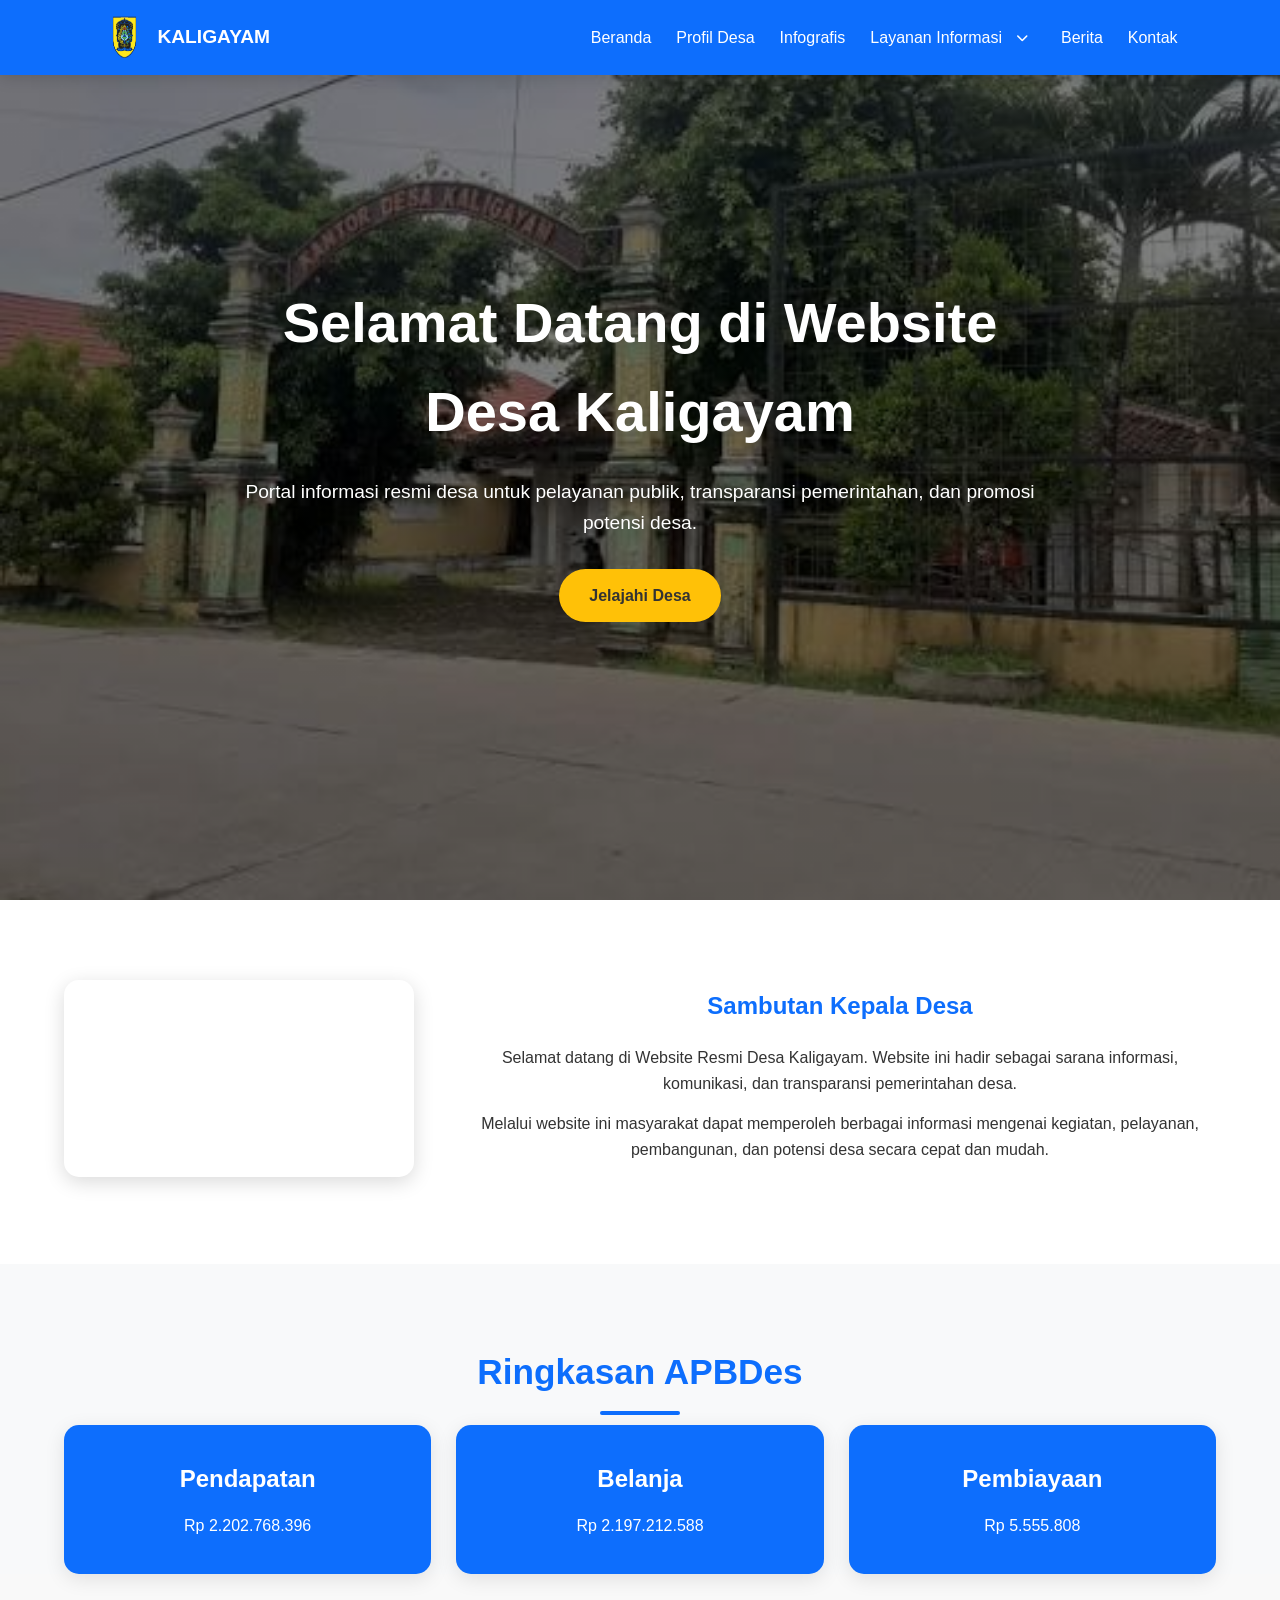
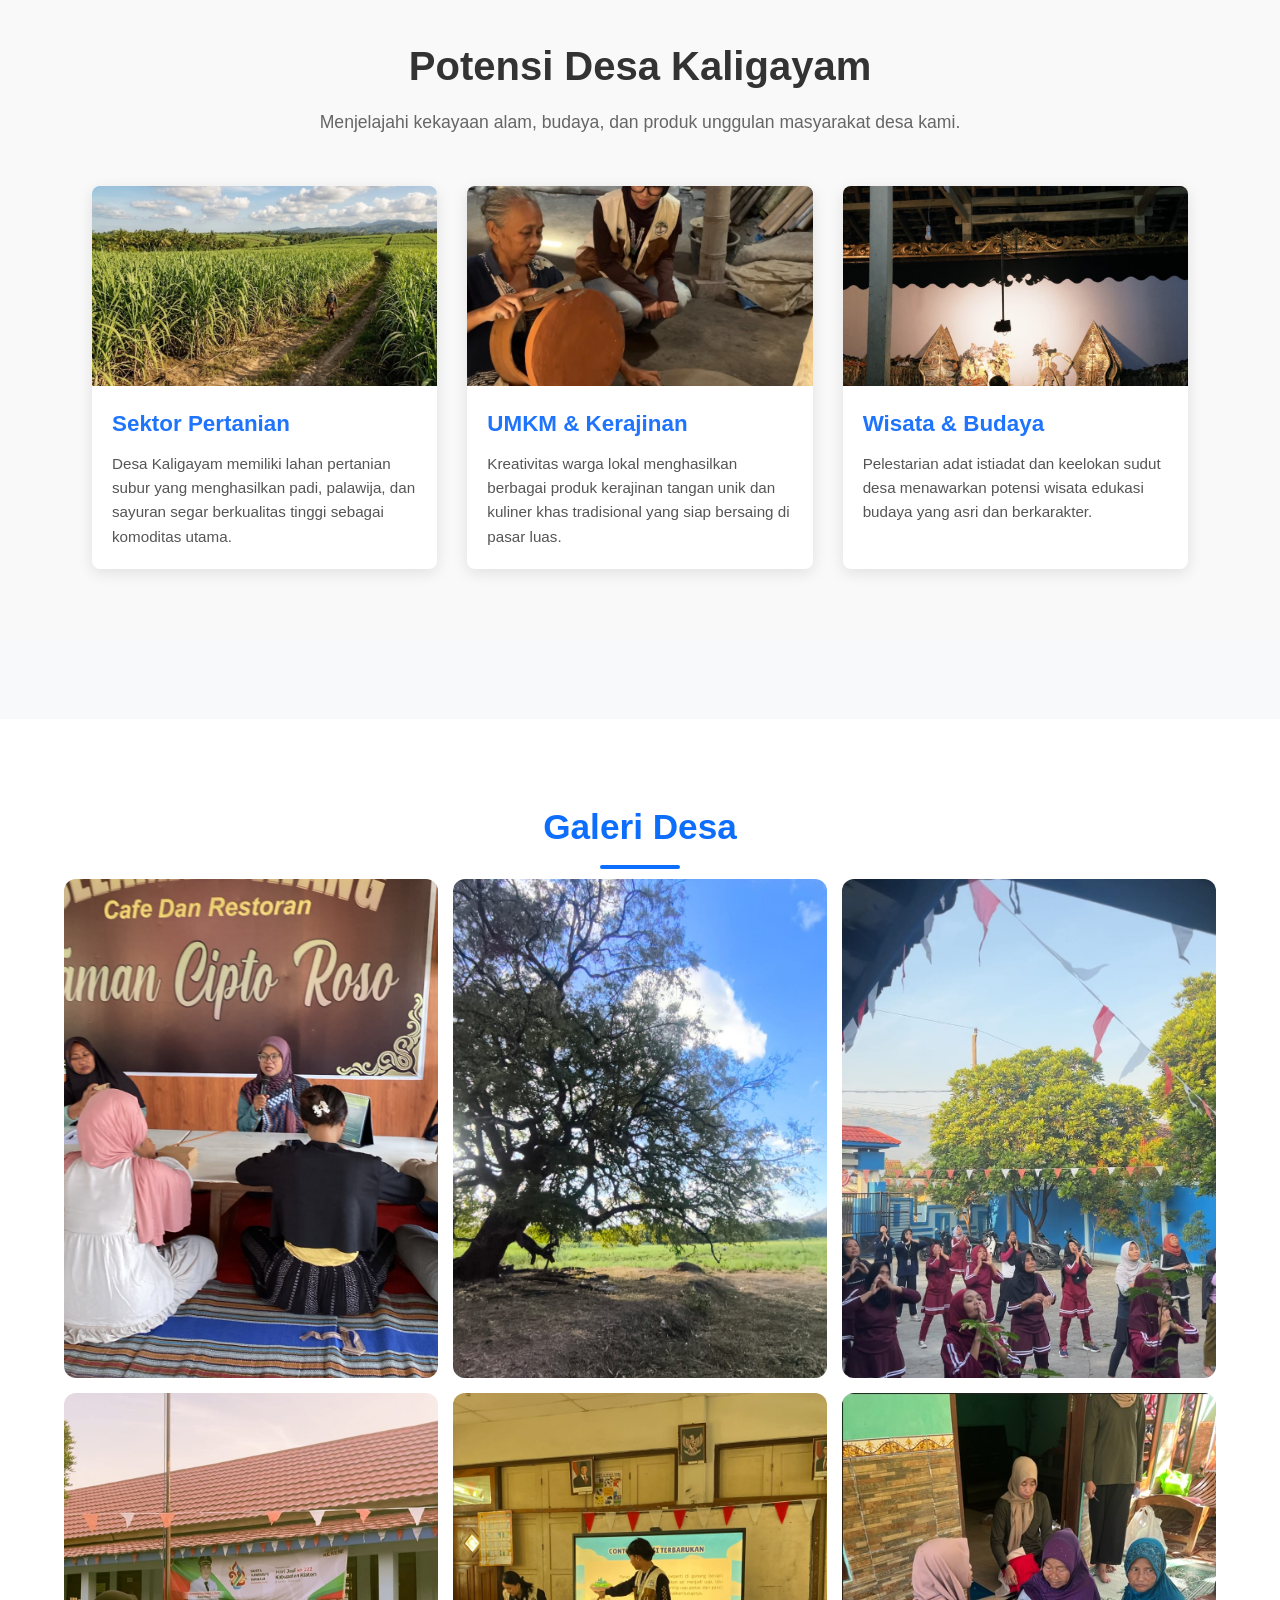
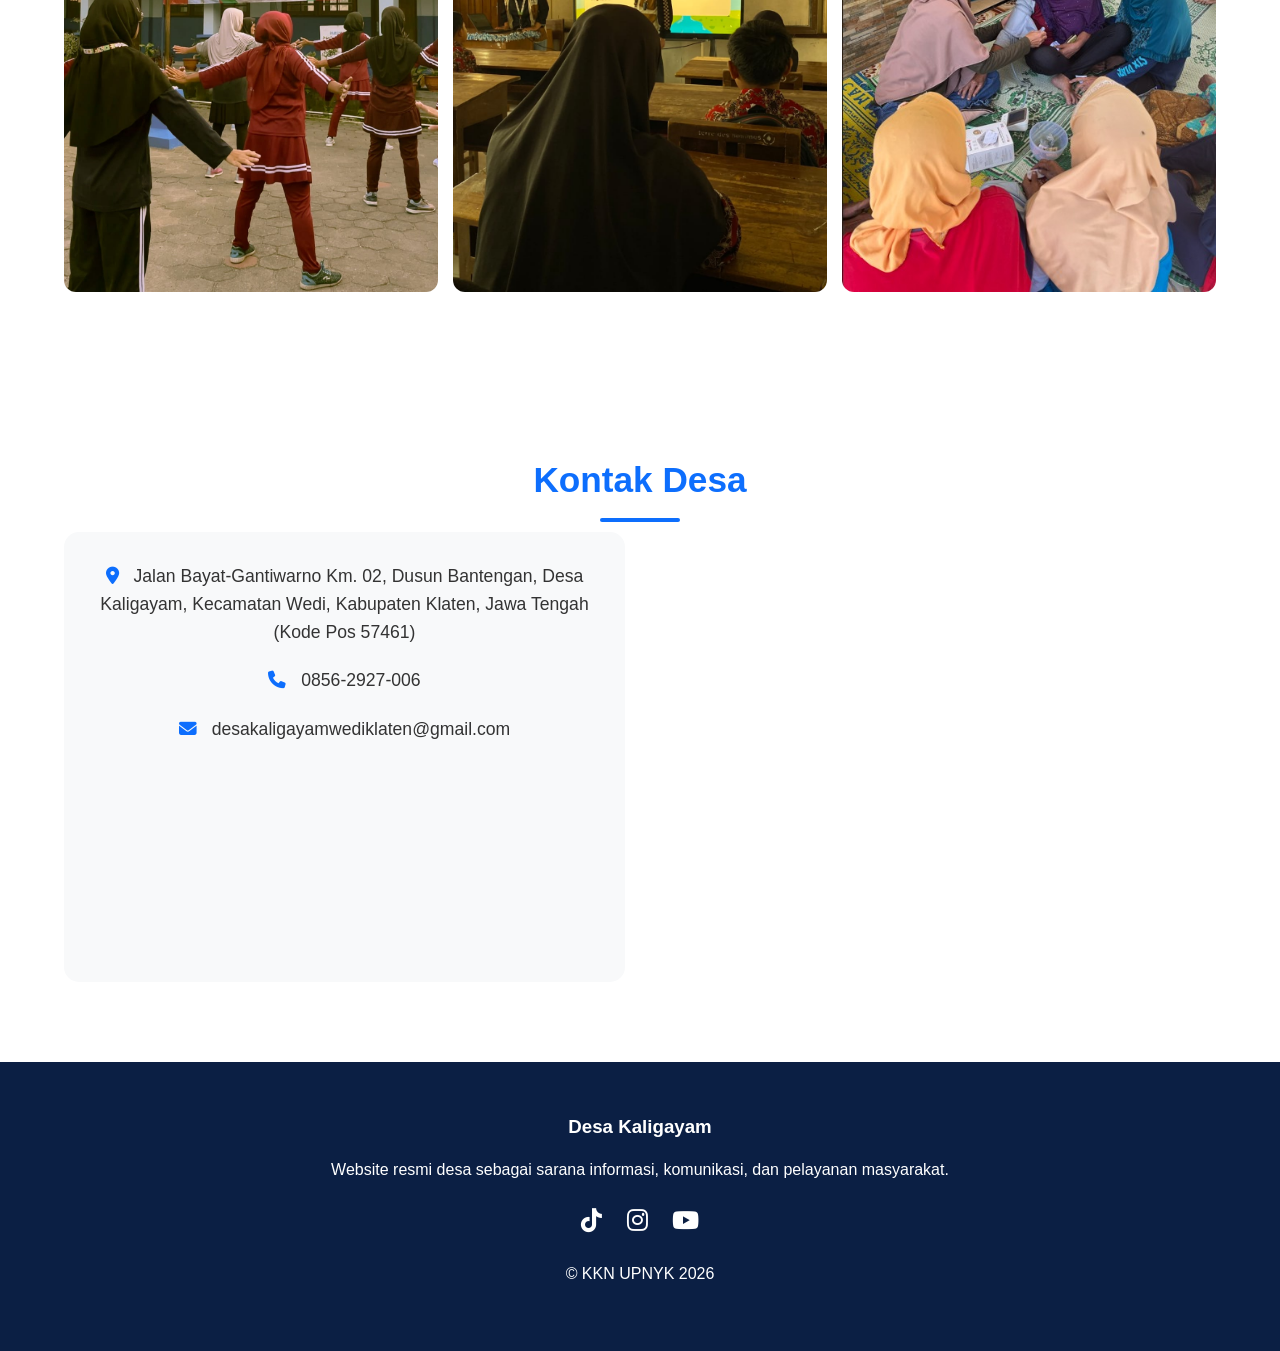
<file: index.html>
<!DOCTYPE html>
<html lang="id">
<head>
    <meta charset="UTF-8">
    <meta name="viewport" content="width=device-width, initial-scale=1.0">
    <title>Website Desa</title>

    <link rel="stylesheet"
    href="https://cdnjs.cloudflare.com/ajax/libs/font-awesome/6.5.1/css/all.min.css">
<meta name="google-site-verification" content="xqqM4Irhh3NePl3yF7IONZ_EFqU0dH3FkCdf20NLP7Q" />
    <meta property="og:title" content="Portal Kaligayam">

<meta property="og:description"
content="Website Resmi Desa Kaligayam">

<meta property="og:image"
content="https://portalkaligayam.id/logo.png">
    <link rel="stylesheet" href="index.css">
</head>
<body>

    <!-- HEADER -->
    <header>
<nav class="navbar">

    <div class="logo">
        <img src="./logo.png" alt="Logo Desa">
        <span>KALIGAYAM</span>
    </div>

    <ul class="nav-menu">

        <li><a href="index.html" class="active">Beranda</a></li>

        <li><a href="profil-desa.html">Profil Desa</a></li>

        <li><a href="infografis.html">Infografis</a></li>

        <!-- MENU LAYANAN INFORMASI -->
        <li class="dropdown">

            <div class="dropdown-head">
                <a href="layanan-informasi.html">Layanan Informasi</a>
                <span class="dropdown-toggle"><i class="fas fa-chevron-down"></i></span>
            </div>

            <ul class="dropdown-menu">
                <li><a href="layanan-informasi.html#kk">Kartu Keluarga</a></li>
                <li><a href="layanan-informasi.html#ktp">KTP</a></li>
                <li><a href="layanan-informasi.html#kia">KIA</a></li>
                <li><a href="layanan-informasi.html#akta-kematian">Akta Kematian</a></li>
                <li><a href="layanan-informasi.html#akta-lahir">Akta Lahir</a></li>
                <li><a href="layanan-informasi.html#akta-cerai">Akta Cerai</a></li>
                <li><a href="layanan-informasi.html#pernikahan">Pernikahan</a></li>
                <li><a href="layanan-informasi.html#surat-keterangan">Surat Keterangan</a></li>
            </ul>

        </li>

        <li><a href="berita.html">Berita</a></li>

        <li><a href="#contact">Kontak</a></li>

    </ul>

    <div class="hamburger">
        <i class="fas fa-bars"></i>
    </div>

</nav>
    </header>

    <!-- HERO -->
    <section class="hero">
        <div class="hero-content">
            <h1>Selamat Datang di Website Desa Kaligayam</h1>

            <p>
                Portal informasi resmi desa untuk pelayanan publik,
                transparansi pemerintahan, dan promosi potensi desa.
            </p>

            <a href="#sambutan" class="btn-primary">
    Jelajahi Desa
</a>
        </div>
    </section>

    <!-- SAMBUTAN -->
    <section class="welcome" id="sambutan">
        <div class="container">

            <div class="welcome-image">
                <iframe
                    src="https://www.youtube.com/embed/BpM86Z5UWCQ"
                    title="Sambutan Kepala Desa"
                    frameborder="0"
                    allow="accelerometer; autoplay; clipboard-write; encrypted-media; gyroscope; picture-in-picture; web-share"
                    allowfullscreen>
                </iframe>
            </div>

            <div class="welcome-text">
                <h2>Sambutan Kepala Desa</h2>

                <p>
                    Selamat datang di Website Resmi Desa Kaligayam.
                    Website ini hadir sebagai sarana informasi,
                    komunikasi, dan transparansi pemerintahan desa.
                </p>

                <p>
                    Melalui website ini masyarakat dapat memperoleh
                    berbagai informasi mengenai kegiatan, pelayanan,
                    pembangunan, dan potensi desa secara cepat dan mudah.
                </p>

            </div>

        </div>
    </section>

    <!-- APBDES -->
    <section class="budget">

        <div class="section-title">
            <h2>Ringkasan APBDes</h2>
        </div>

        <div class="container budget-grid">

            <div class="budget-card">
                <h3>Pendapatan</h3>
                <p>Rp 2.202.768.396</p>
            </div>

            <div class="budget-card">
                <h3>Belanja</h3>
                <p>Rp 2.197.212.588</p>
            </div>

            <div class="budget-card">
                <h3>Pembiayaan</h3>
                <p>Rp 5.555.808</p>
            </div>

        </div>
        
<section id="potensi-desa" class="potensi-section">
    <div class="container">
        <h2 class="section-title">Potensi Desa Kaligayam</h2>
        <p class="section-subtitle">Menjelajahi kekayaan alam, budaya, dan produk unggulan masyarakat desa kami.</p>
        
        <div class="potensi-grid">
            <div class="potensi-card">
                <div class="potensi-image">
                    <img src="Pertanian.jpeg" alt="Pertanian"> 
                </div>
                <div class="potensi-content">
                    <h3>Sektor Pertanian</h3>
                    <p>Desa Kaligayam memiliki lahan pertanian subur yang menghasilkan padi, palawija, dan sayuran segar berkualitas tinggi sebagai komoditas utama.</p>
                </div>
            </div>

            <div class="potensi-card">
                <div class="potensi-image">
                    <img src="Kerajinan.jpeg" alt="UMKM">
                </div>
                <div class="potensi-content">
                    <h3>UMKM & Kerajinan</h3>
                    <p>Kreativitas warga lokal menghasilkan berbagai produk kerajinan tangan unik dan kuliner khas tradisional yang siap bersaing di pasar luas.</p>
                </div>
            </div>

            <div class="potensi-card">
                <div class="potensi-image">
                    <img src="Budaya.jpeg" alt="Wisata Budaya">
                </div>
                <div class="potensi-content">
                    <h3>Wisata & Budaya</h3>
                    <p>Pelestarian adat istiadat dan keelokan sudut desa menawarkan potensi wisata edukasi budaya yang asri dan berkarakter.</p>
                </div>
            </div>
        </div>
    </div>
</section>

    </section>
     <!-- GALERI -->
    <section id="gallery" class="gallery">

        <div class="section-title">
            <h2>Galeri Desa</h2>
        </div>

        <div class="container gallery-grid">

            <img src="Galeri 1.jpeg" alt="Galeri Desa Kaligayam 1">
            <img src="Galeri 2.jpeg" alt="Galeri Desa Kaligayam 2">
            <img src="Galeri 3.jpeg" alt="Galeri Desa Kaligayam 3">
            <img src="Galeri 4.jpeg" alt="Galeri Desa Kaligayam 4">
            <img src="Galeri 5.jpeg" alt="Galeri Desa Kaligayam 5">
            <img src="Galeri 6.jpeg" alt="Galeri Desa Kaligayam 6">

        </div>

    </section>

    <!-- KONTAK -->
    <section id="contact" class="contact">

        <div class="section-title">
            <h2>Kontak Desa</h2>
        </div>

        <div class="container">

            <div class="contact-info">

                <p>
                    <i class="fas fa-location-dot"></i>
                    Jalan Bayat-Gantiwarno Km. 02, Dusun Bantengan, Desa Kaligayam, Kecamatan Wedi, Kabupaten Klaten, Jawa Tengah (Kode Pos 57461)
                </p>

                <p>
                    <i class="fas fa-phone"></i>
                    0856-2927-006
                </p>

                <p>
                    <i class="fas fa-envelope"></i>
                   desakaligayamwediklaten@gmail.com
                </p>

            </div>

            <iframe 
            src="https://www.google.com/maps/embed?pb=!1m18!1m12!1m3!1d10441.804747610775!2d110.60800306885244!3d-7.7954443360264785!2m3!1f0!2f0!3f0!3m2!1i1024!2i768!4f13.1!3m3!1m2!1s0x2e7a48b31ecb693f%3A0x42fa179632f02f46!2sKaligayam%2C%20Kec.%20Wedi%2C%20Kabupaten%20Klaten%2C%20Jawa%20Tengah!5e1!3m2!1sid!2sid!4v1783832310187!5m2!1sid!2sid" width="600" height="450" style="border:0;" allowfullscreen="" loading="lazy" referrerpolicy="strict-origin-when-cross-origin">

            </iframe>

        </div>

    </section>

    <!-- FOOTER -->
    <footer>

        <div class="footer-content">

            <h3>Desa Kaligayam</h3>

            <p>
                Website resmi desa sebagai sarana informasi,
                komunikasi, dan pelayanan masyarakat.
            </p>

            <div class="social">
                <a href="https://www.tiktok.com/@kaligayam.official" target="_blank" rel="noopener noreferrer"><i class="fab fa-tiktok"></i></a>
                <a href="https://www.instagram.com/desa_kaligayam" target="_blank" rel="noopener noreferrer"><i class="fab fa-instagram"></i></a>
                <a href="https://youtube.com/@kaligayamklaten?si=bPH1NtRYVXduHhsf" target="_blank" rel="noopener noreferrer"><i class="fab fa-youtube"></i></a>
            </div>

            <p>
                © KKN UPNYK 2026
            </p>

        </div>

    </footer>

   <script src="index.js"></script>

</body>
</html>
</file>
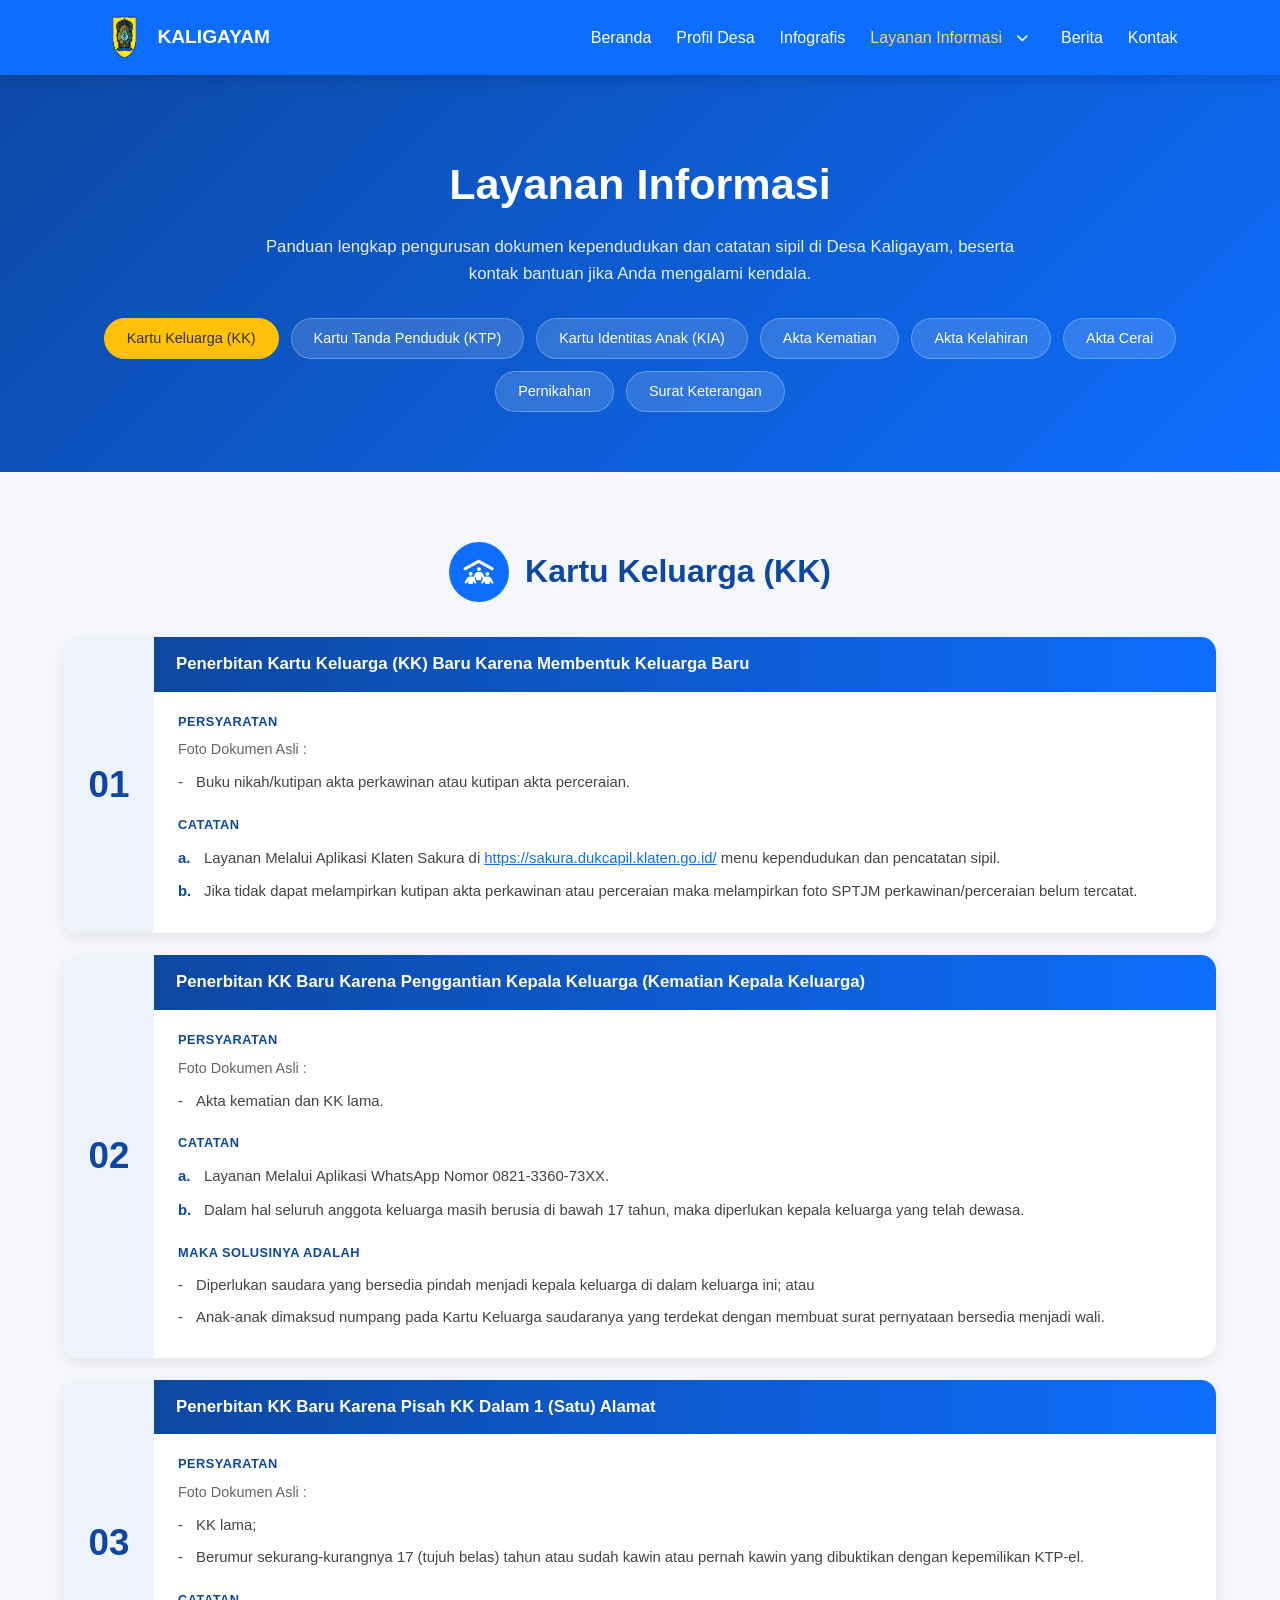
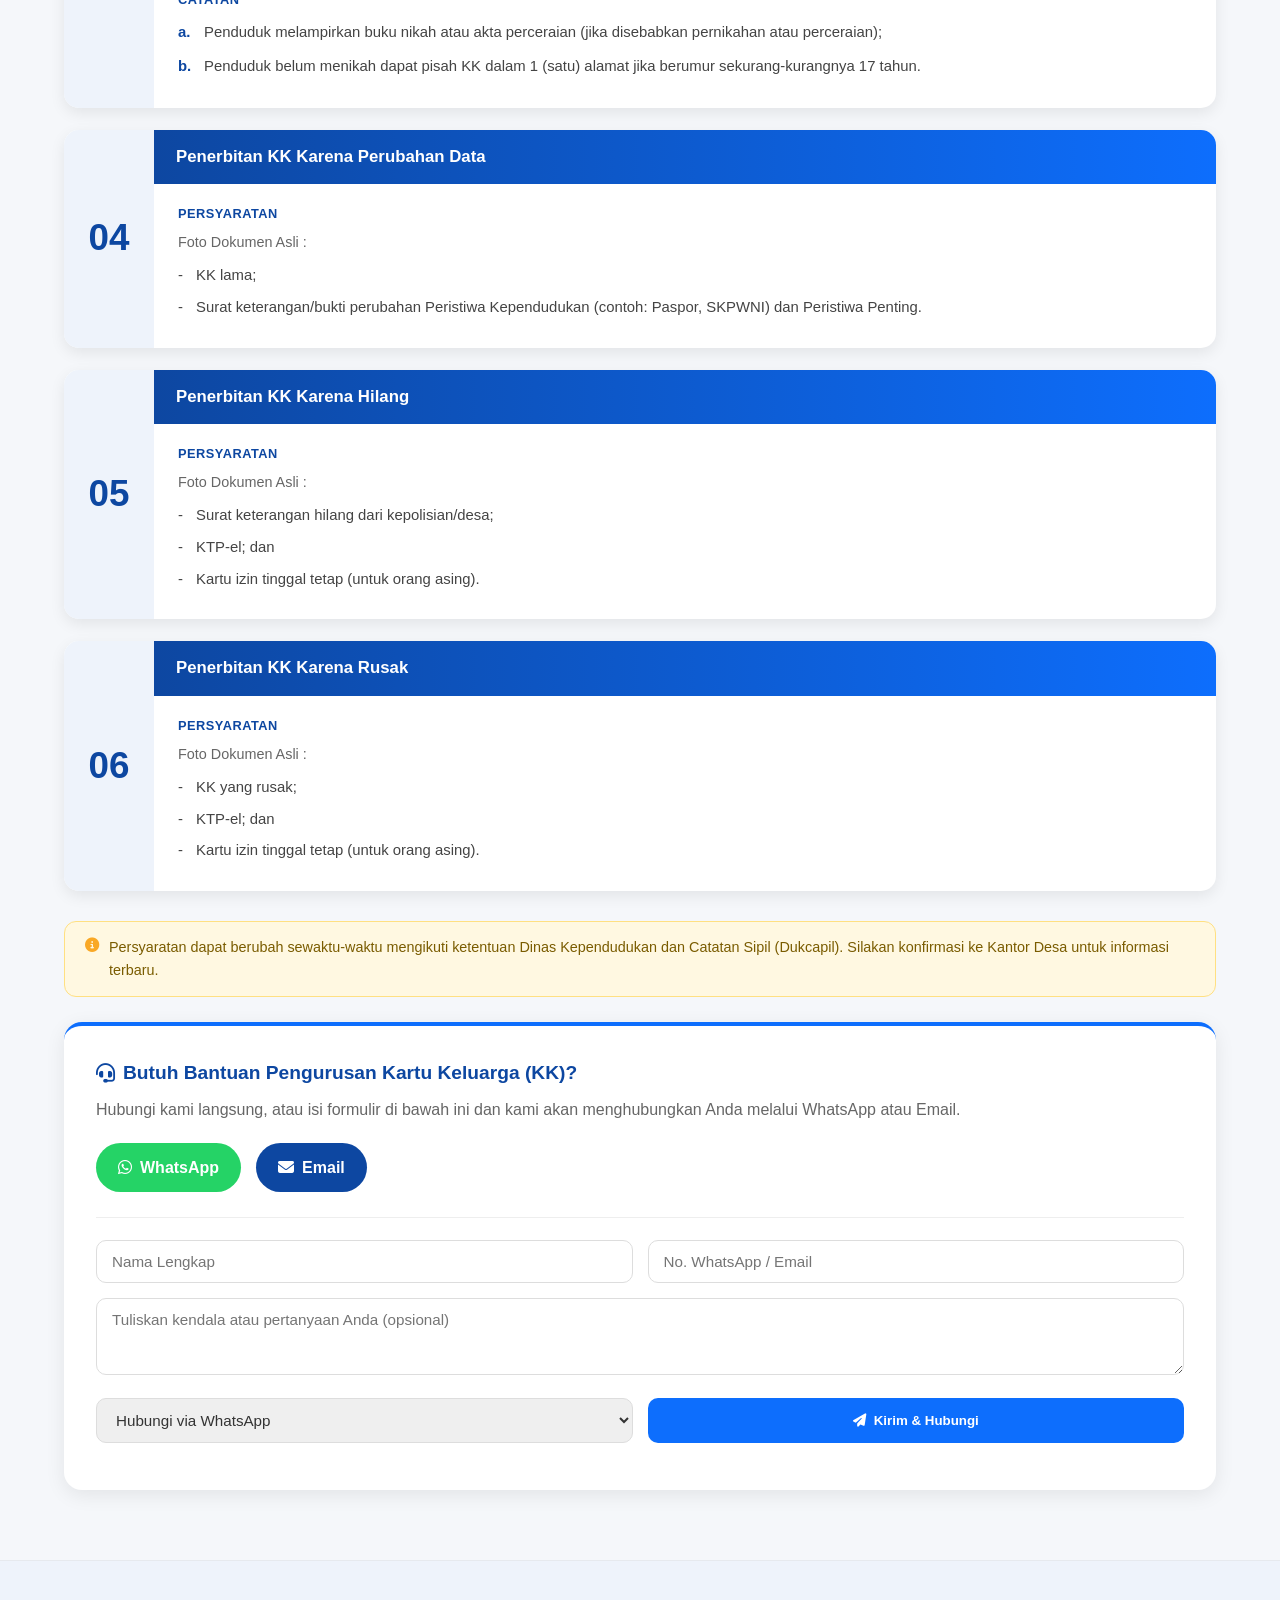
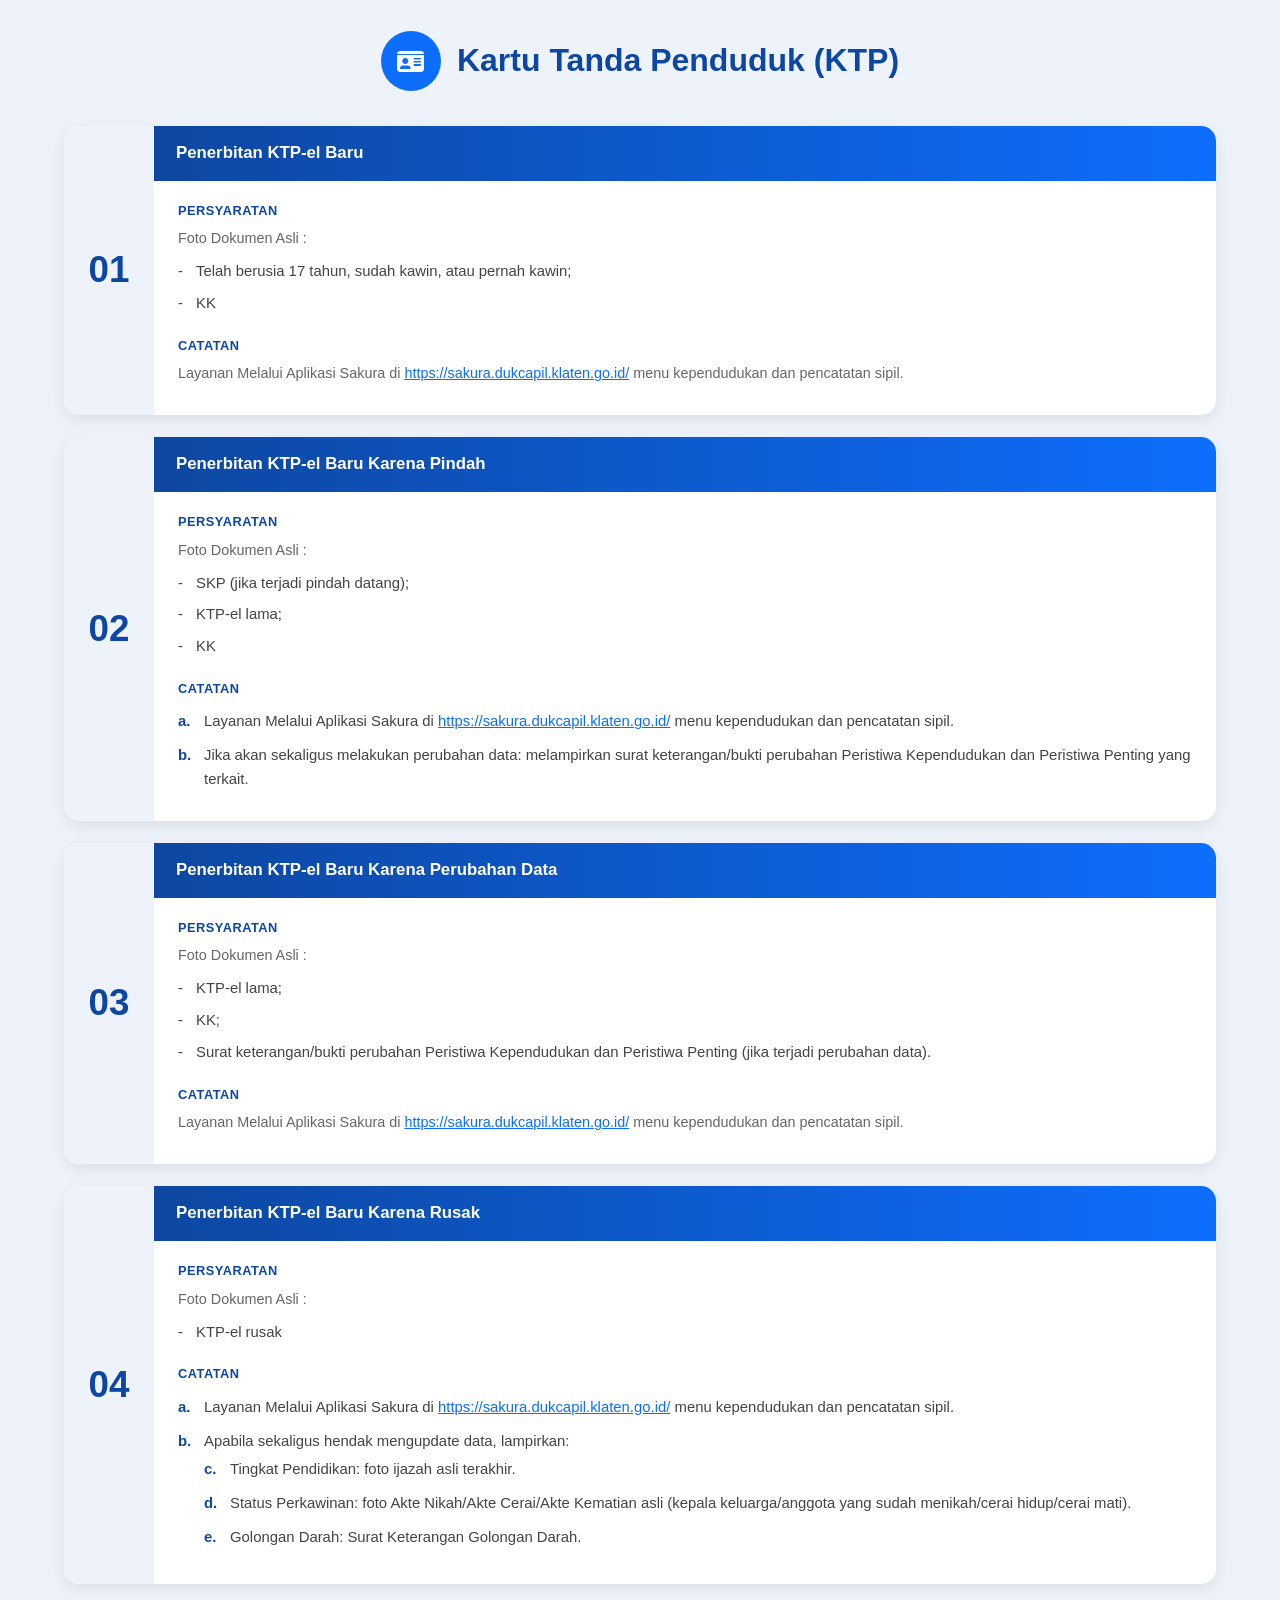
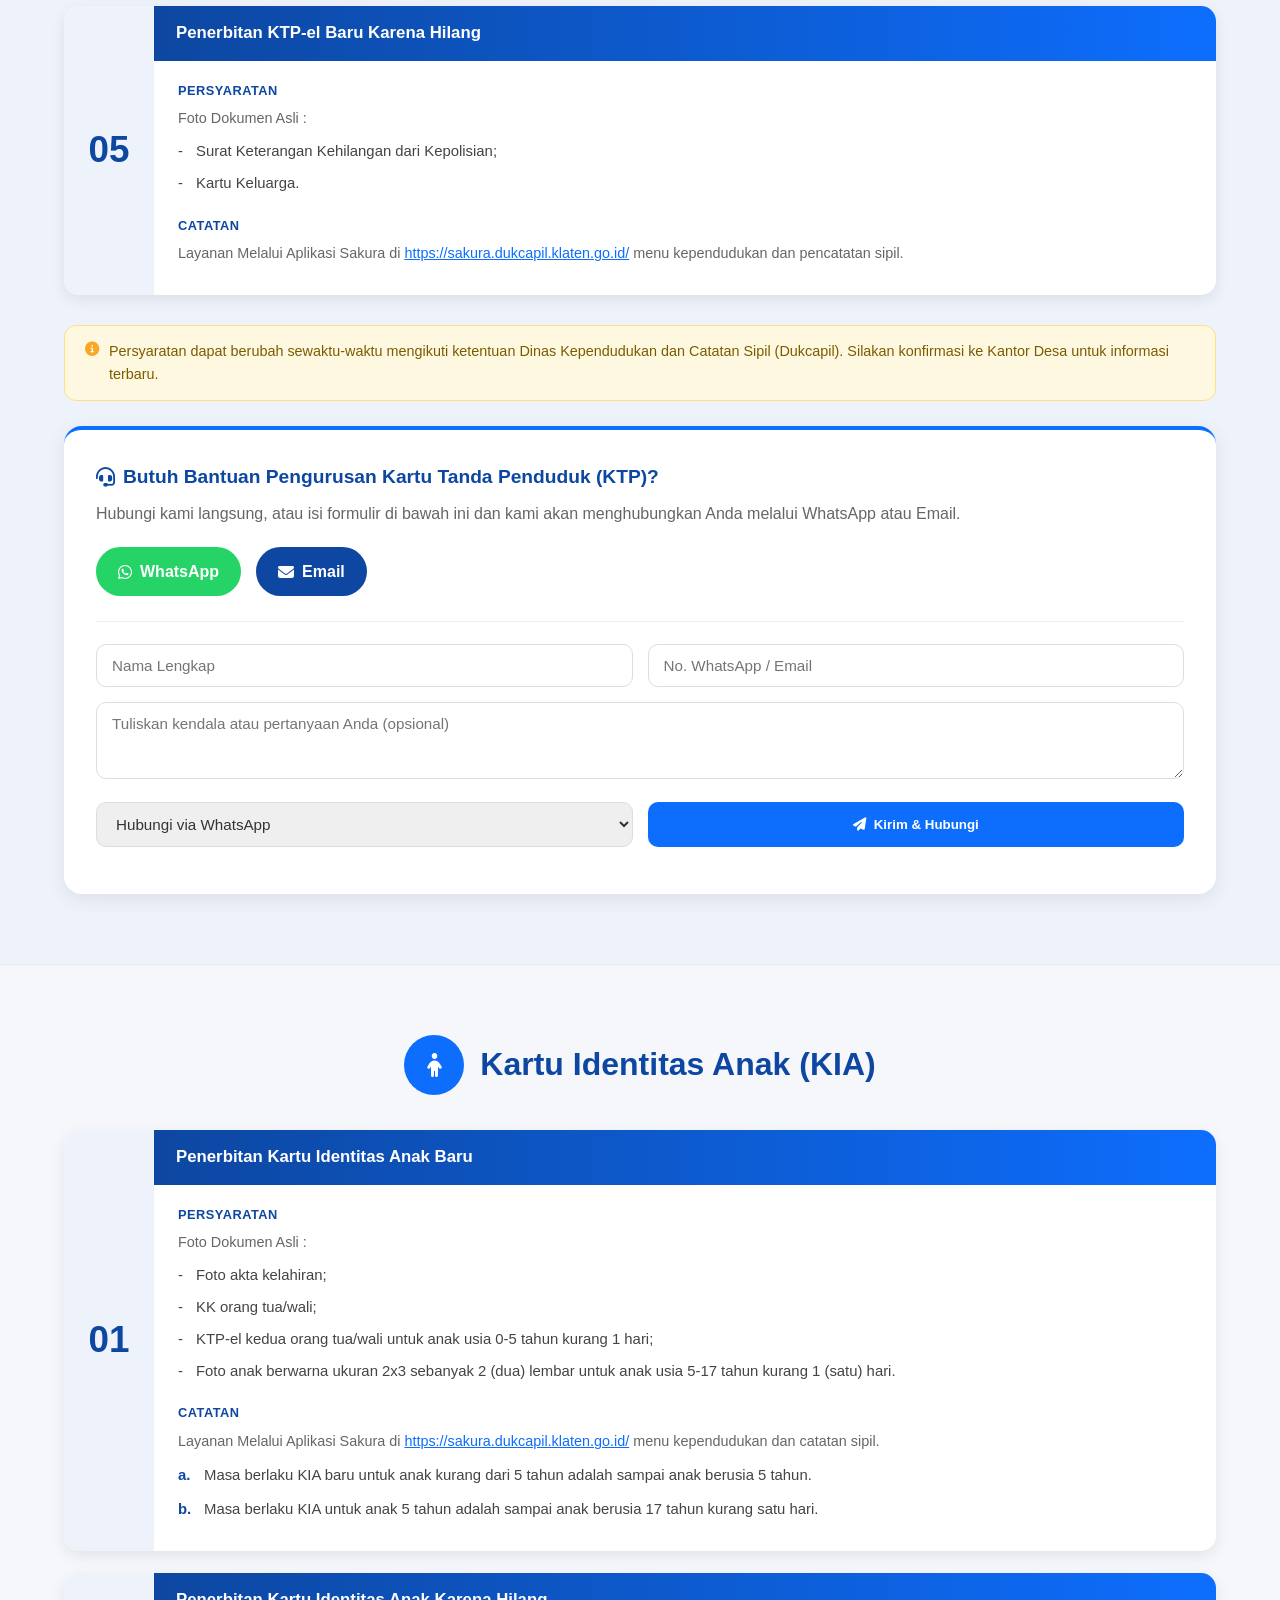
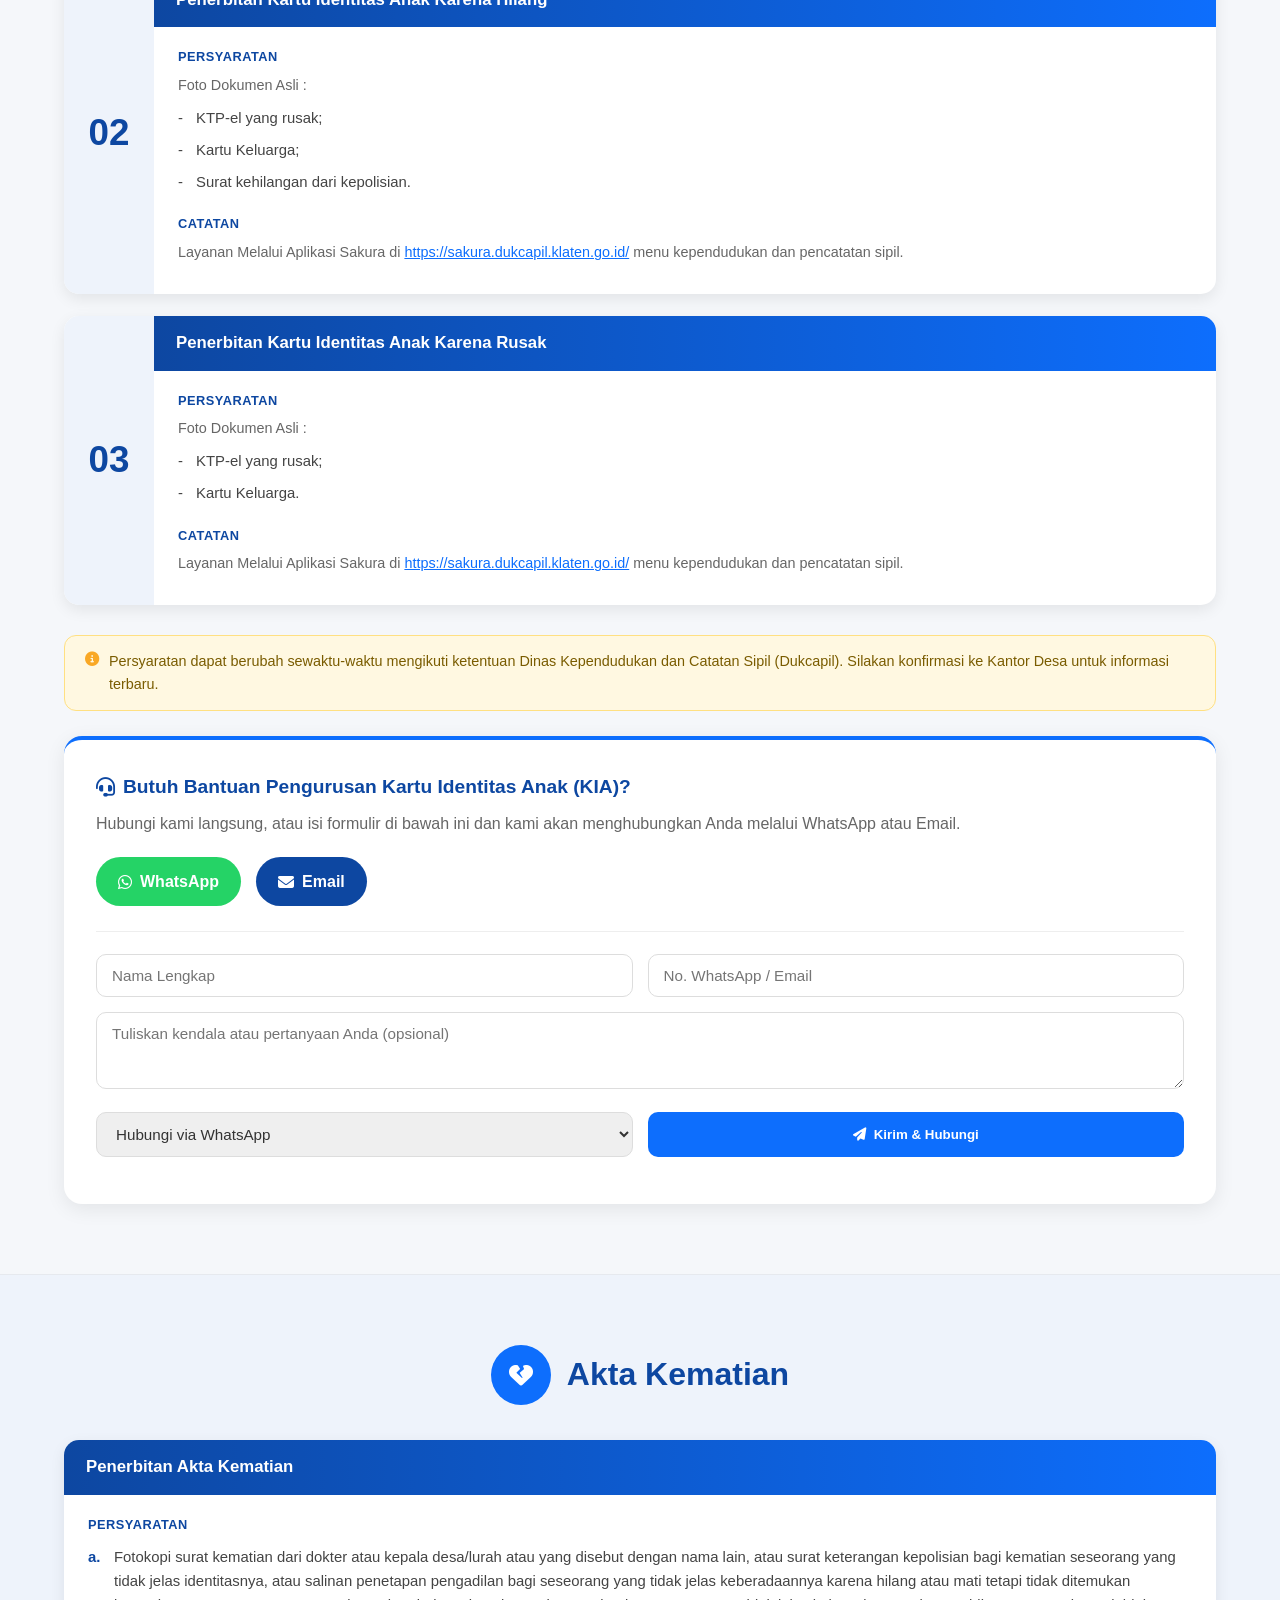
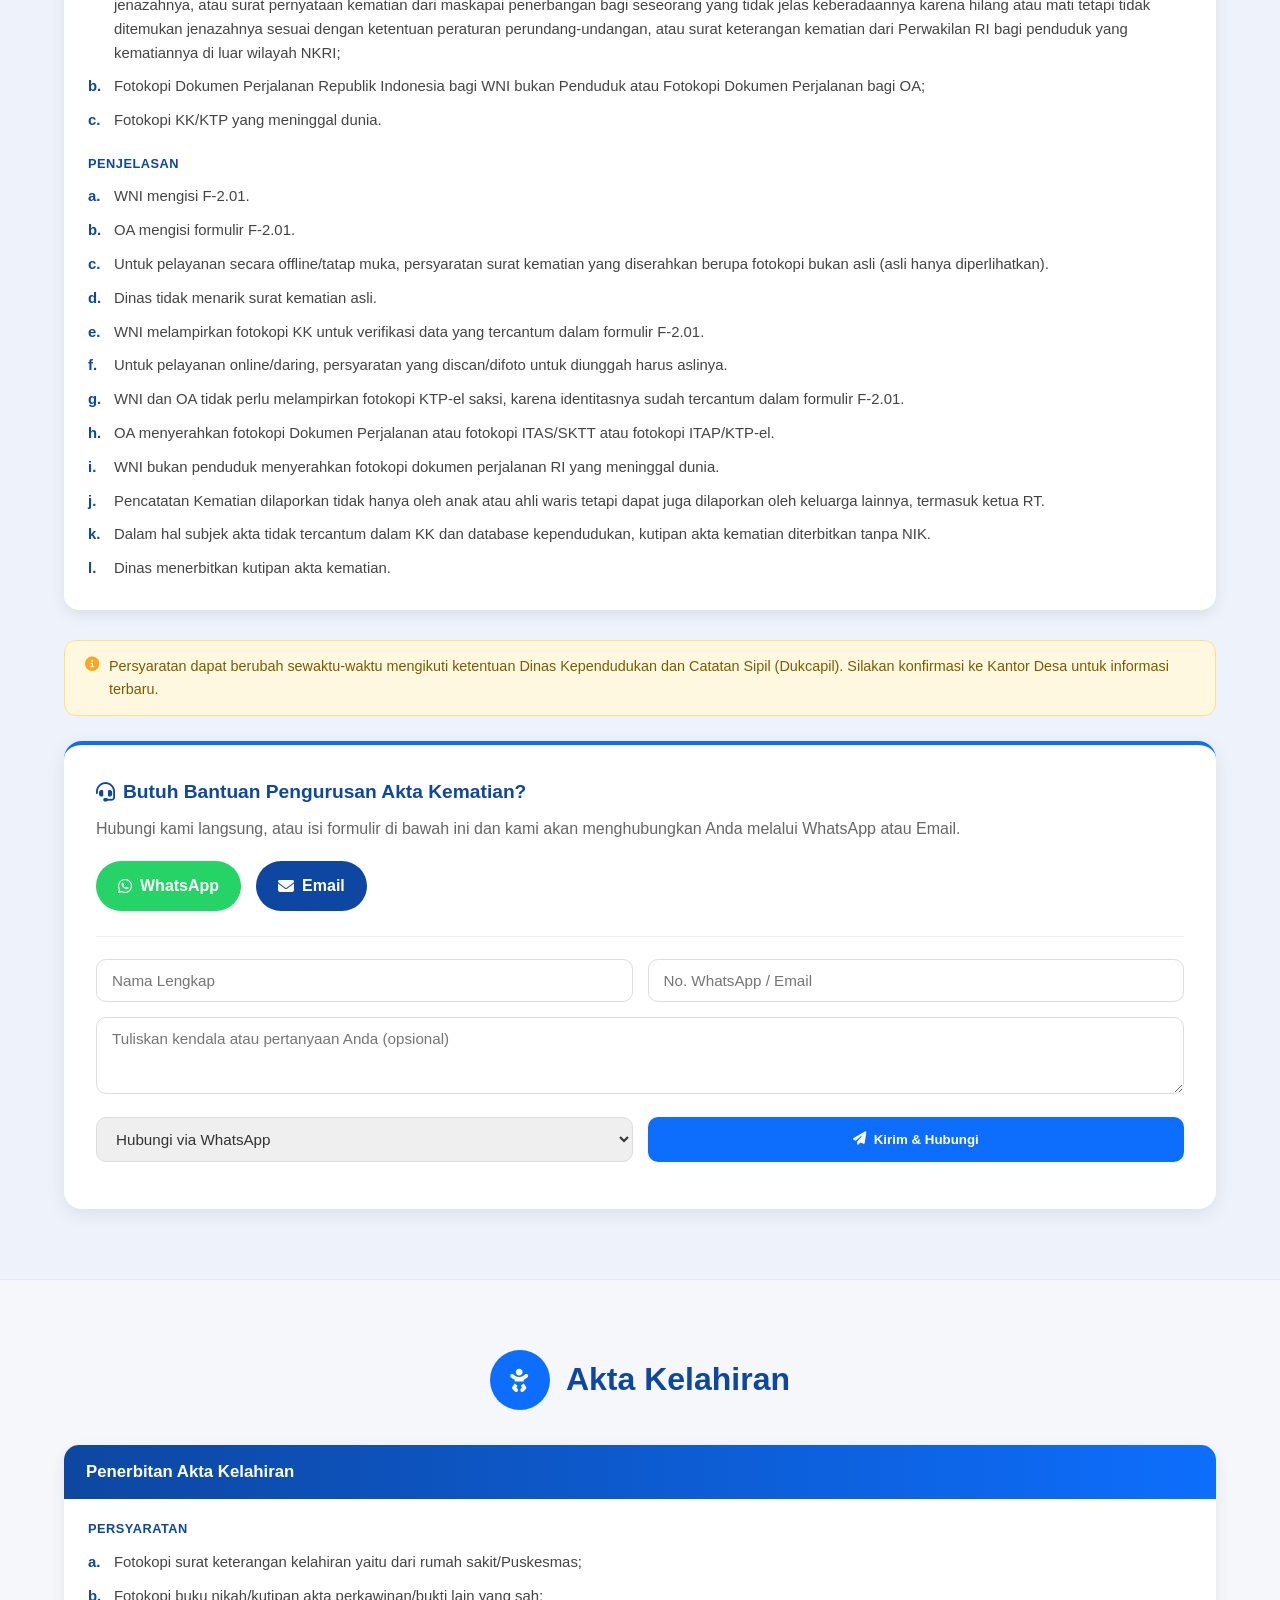
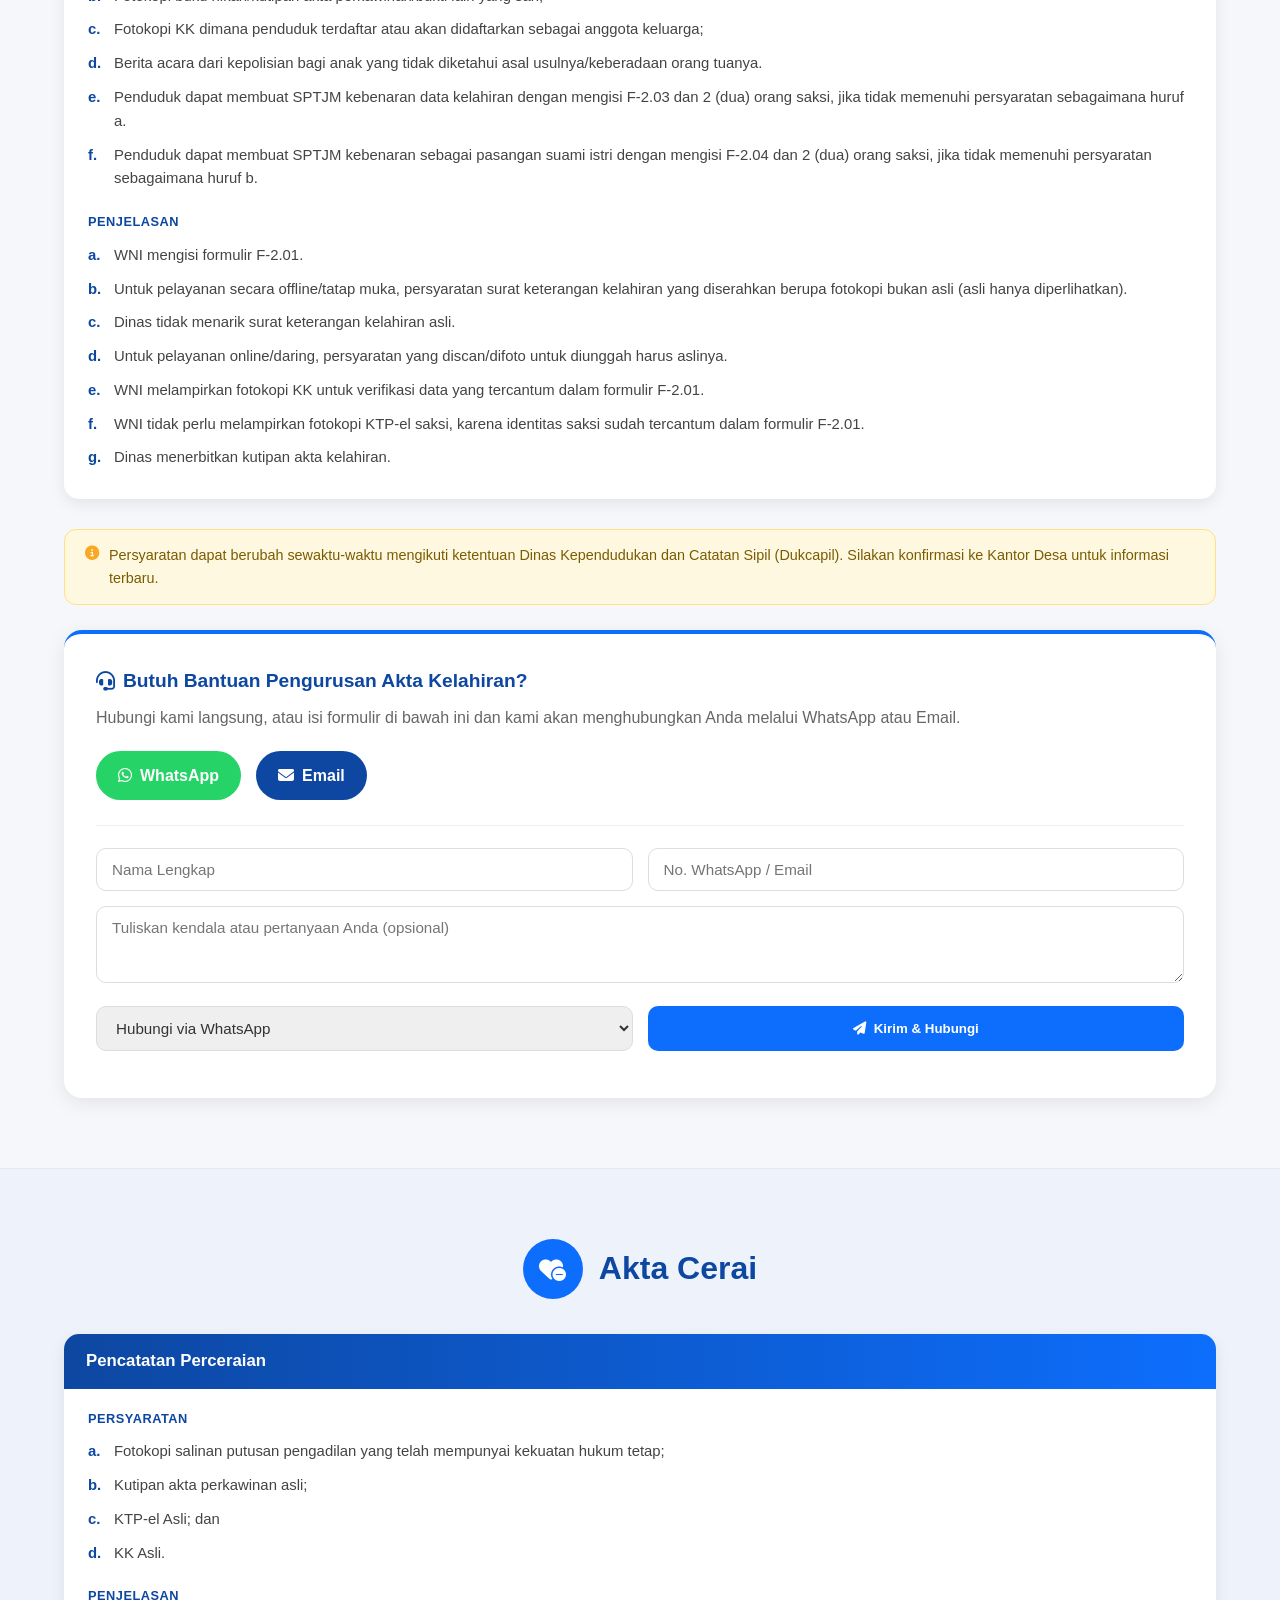
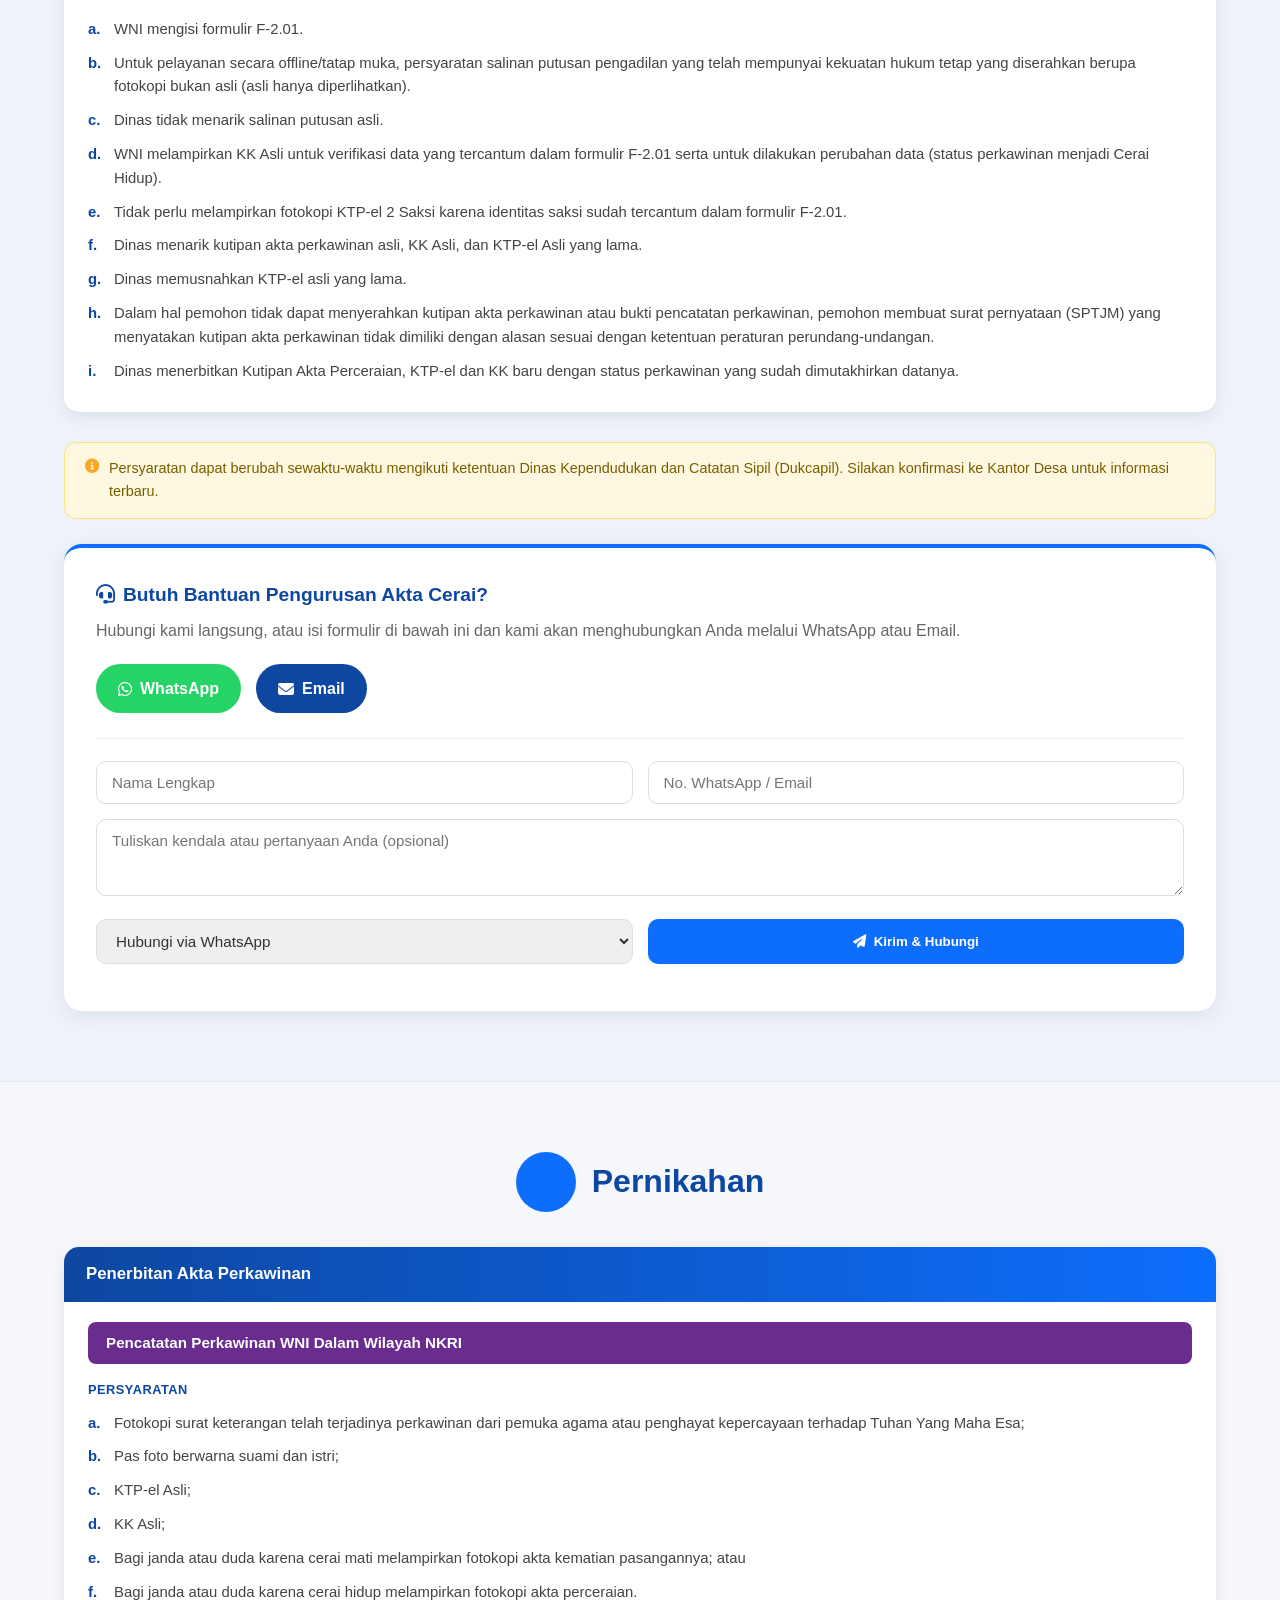
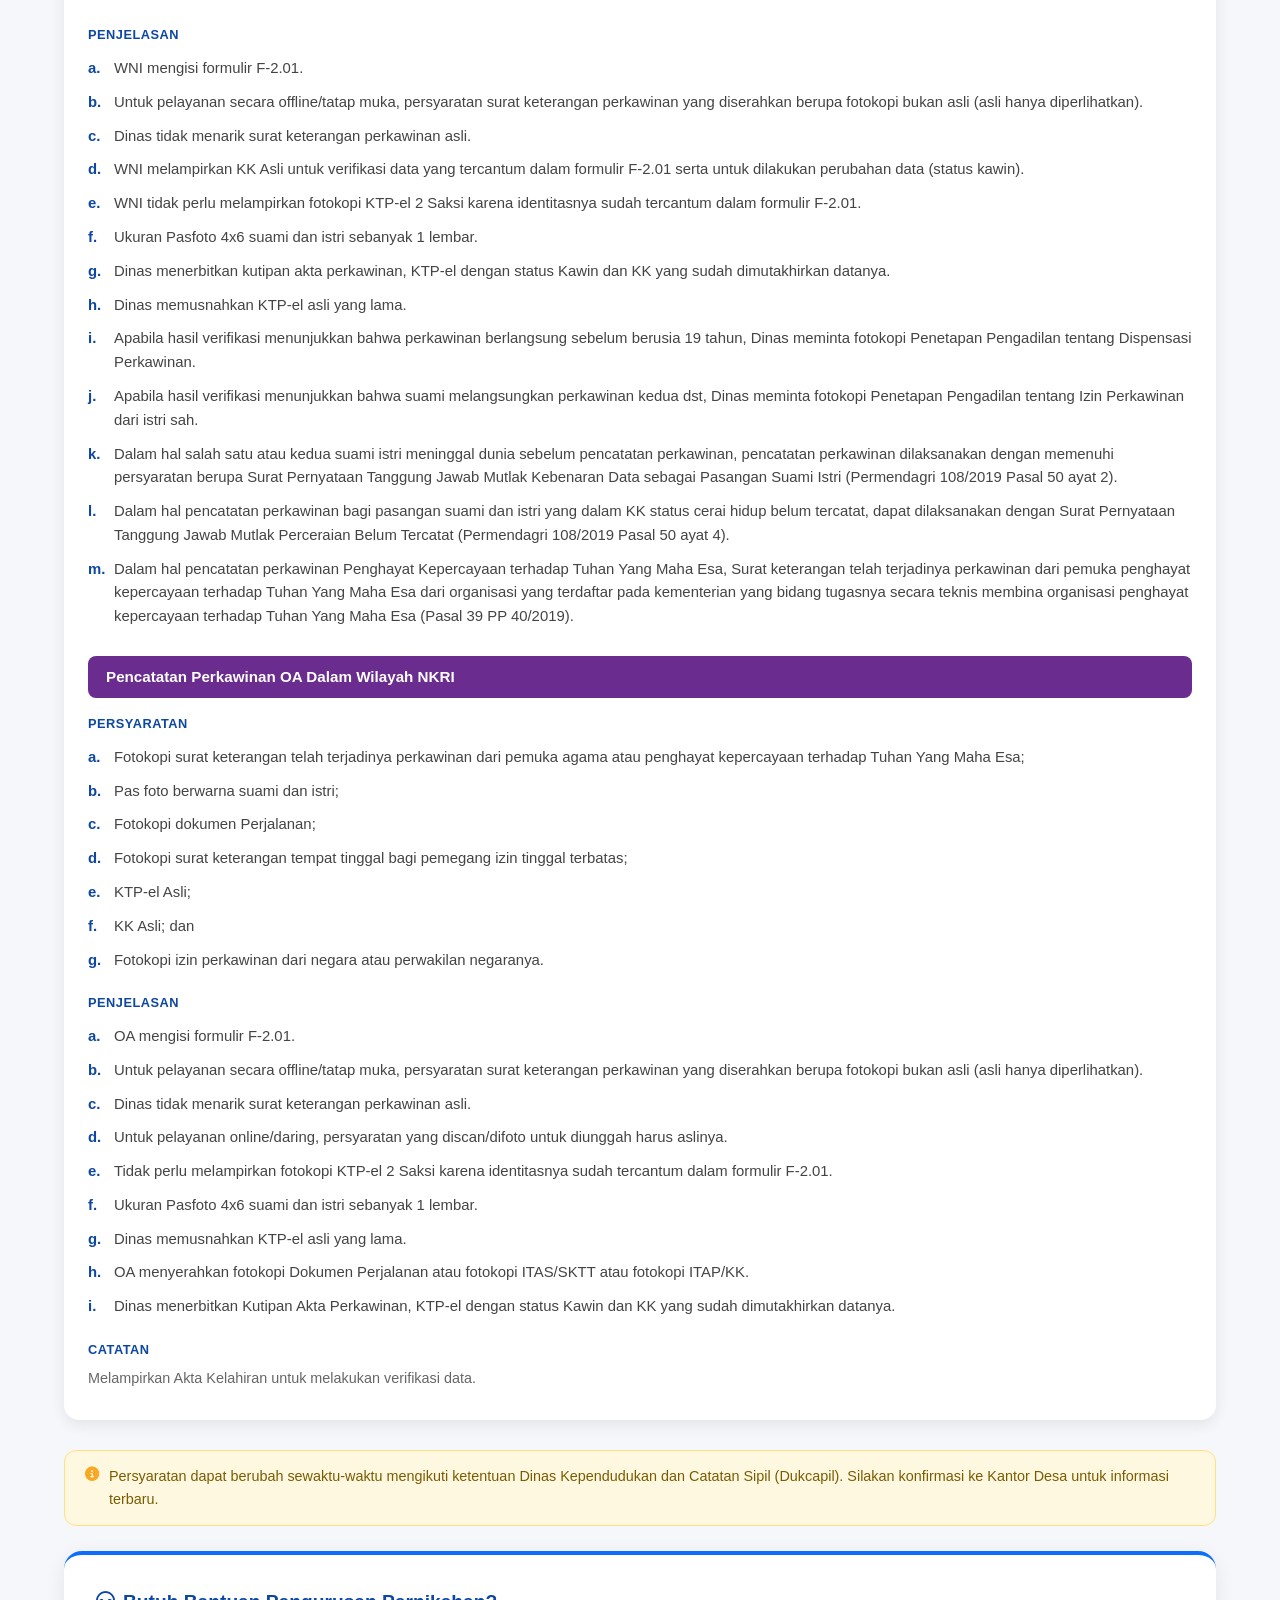
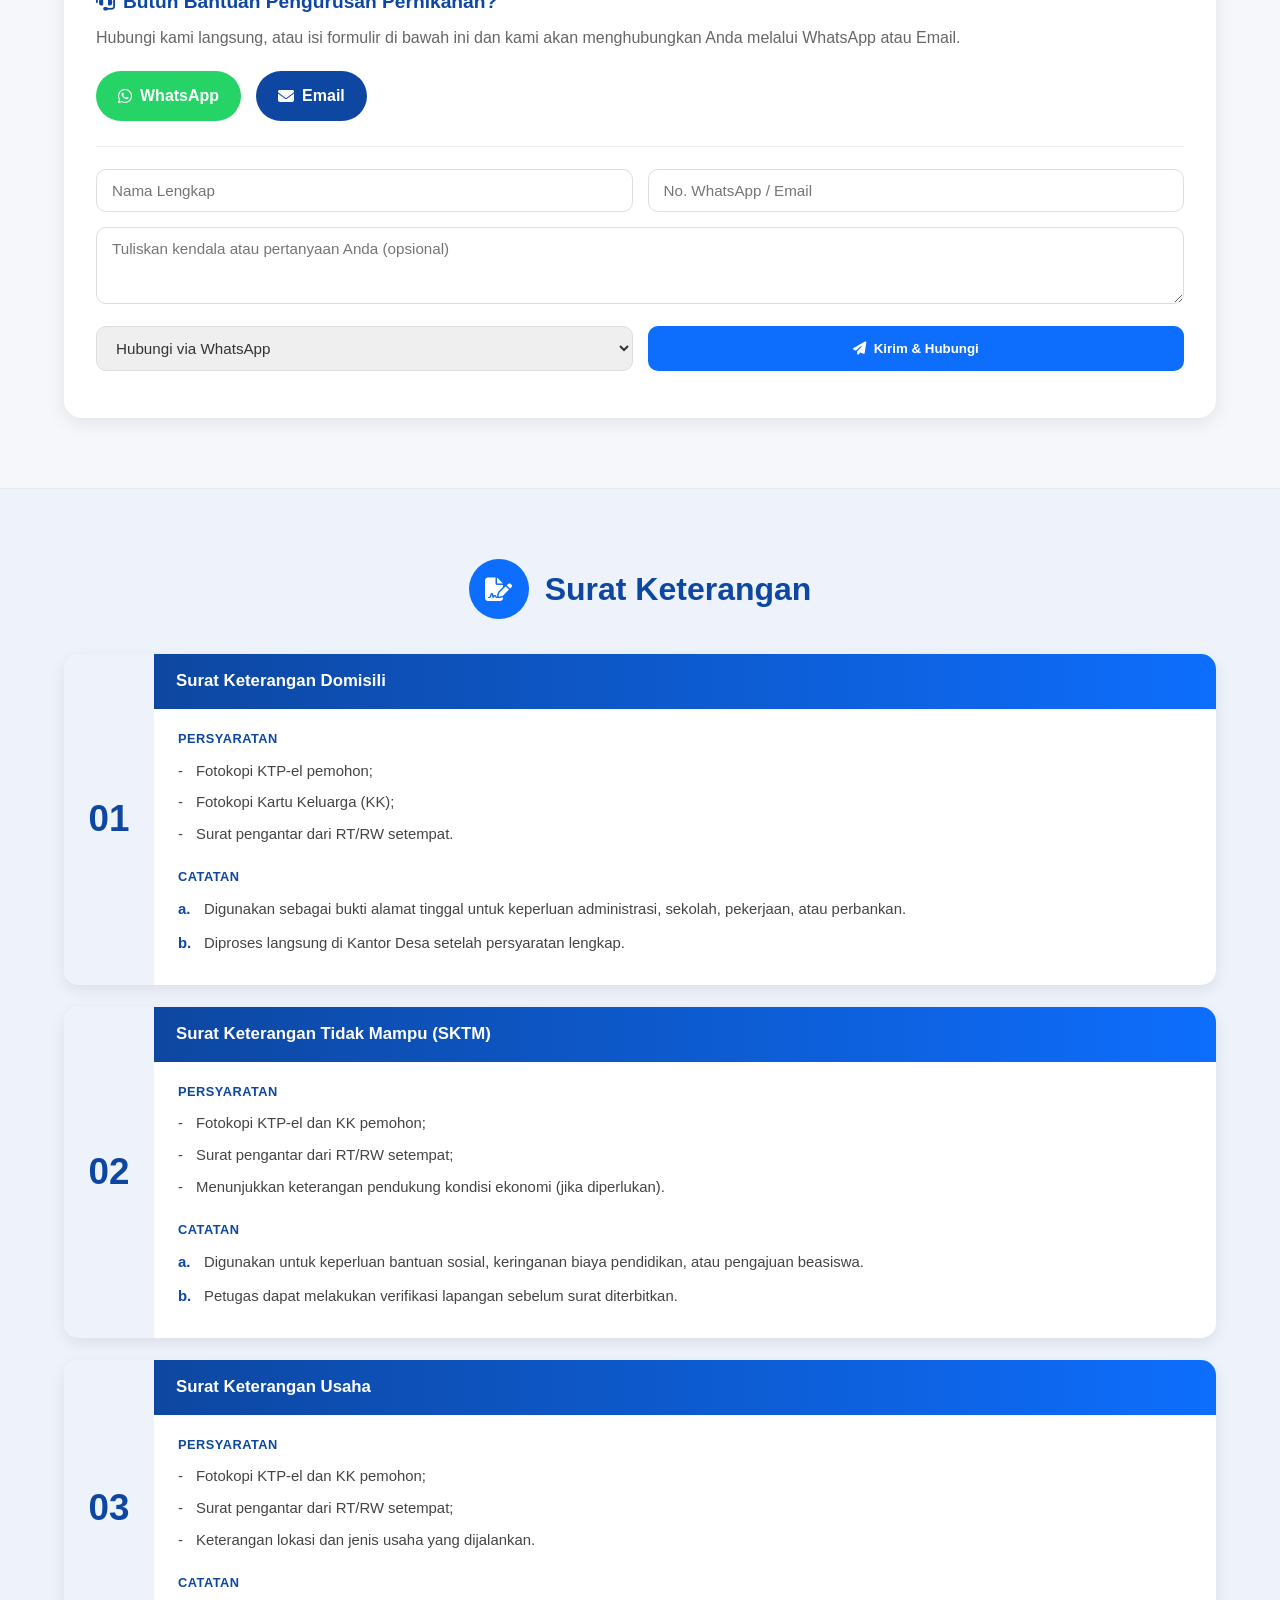
<file: layanan-informasi.html>
<!DOCTYPE html>
<html lang="id">
<head>
    <meta charset="UTF-8">
    <meta name="viewport" content="width=device-width, initial-scale=1.0">
    <title>Layanan Informasi - Desa Kaligayam</title>

    <link rel="stylesheet"
    href="https://cdnjs.cloudflare.com/ajax/libs/font-awesome/6.5.1/css/all.min.css">

    <style>

        /* =========================
   RESET
========================= */

*{
    margin:0;
    padding:0;
    box-sizing:border-box;
}

html{
    scroll-behavior:smooth;
}

body{
    font-family:'Segoe UI', Tahoma, Geneva, Verdana, sans-serif;
    background:#f5f7fa;
    color:#333;
    line-height:1.6;
}

a{
    text-decoration:none;
}

ul, ol{
    list-style:none;
}

img{
    max-width:100%;
    display:block;
}

.container{
    width:90%;
    max-width:1200px;
    margin:auto;
}

section{
    padding:70px 0;
}

.section-title{
    text-align:center;
    margin-bottom:40px;
}

.section-title h2{
    font-size:2.2rem;
    color:#0d47a1;
    position:relative;
}

.section-title h2::after{
    content:'';
    width:80px;
    height:4px;
    background:#0d6efd;
    display:block;
    margin:10px auto;
    border-radius:20px;
}

/* =========================
   NAVBAR
========================= */

.navbar{
    position:fixed;
    top:0;
    left:0;
    width:100%;
    padding:15px 8%;
    background:#0d6efd;
    display:flex;
    justify-content:space-between;
    align-items:center;
    z-index:1000;
    box-shadow:0 3px 15px rgba(0,0,0,0.15);
}

.logo{
    display:flex;
    align-items:center;
    gap:10px;
}

.logo img{
    width:45px;
    height:45px;
}

.logo span{
    color:white;
    font-size:1.2rem;
    font-weight:700;
}

.nav-menu{
    display:flex;
    gap:25px;
}

.nav-menu a{
    color:white;
    font-weight:500;
    transition:0.3s;
}

.nav-menu a:hover{
    color:#ffd54f;
}

.nav-menu a.active{
    color:#ffd54f;
}

.hamburger{
    display:none;
    color:white;
    font-size:1.5rem;
    cursor:pointer;
}

.dropdown{
    position:relative;
}

.dropdown-menu{
    position:absolute;
    top:100%;
    left:0;
    min-width:220px;
    background:#ffffff;
    border-radius:8px;
    box-shadow:0 5px 15px rgba(0,0,0,0.15);
    display:none;
    z-index:999;
}

.dropdown-menu li{
    width:100%;
}

.dropdown-menu li a{
    display:block;
    padding:12px 15px;
    color:#333;
    transition:0.3s;
}

.dropdown-menu li a:hover{
    background:#0d6efd;
    color:#fff;
}

.dropdown-menu li a.active{
    background:#0d6efd;
    color:#fff;
}

.dropdown:hover .dropdown-menu{
    display:block;
}

.dropdown-head{
    display:flex;
    align-items:center;
    justify-content:center;
    gap:6px;
}

.dropdown-toggle{
    cursor:pointer;
    display:inline-flex;
    align-items:center;
    justify-content:center;
    color:white;
    font-size:12px;
    padding:4px 8px;
}

.dropdown-toggle i{
    transition:0.3s;
}

.dropdown.show .dropdown-toggle i{
    transform:rotate(180deg);
}

.dropdown.show .dropdown-menu{
    display:block;
}

/* =========================
   HERO
========================= */

.hero-infografis{
    padding-top:150px;
    padding-bottom:60px;
    background:linear-gradient(135deg,#0d47a1,#0d6efd);
    color:#fff;
    text-align:center;
}

.hero-infografis h1{
    font-size:2.7rem;
    margin-bottom:15px;
}

.hero-infografis p{
    max-width:750px;
    margin:auto;
    color:rgba(255,255,255,.9);
    font-size:1.05rem;
}

.tab-nav{
    display:flex;
    justify-content:center;
    flex-wrap:wrap;
    gap:12px;
    margin-top:30px;
}

.tab-nav a{
    background:rgba(255,255,255,.15);
    color:#fff;
    padding:8px 22px;
    border-radius:30px;
    border:1px solid rgba(255,255,255,.25);
    transition:.3s;
    font-weight:500;
    font-size:.9rem;
}

.tab-nav a:hover,
.tab-nav a.active{
    background:#ffc107;
    color:#333;
    border-color:#ffc107;
}

/* =========================
   LAYANAN SECTION
========================= */

.layanan-section{
    border-bottom:1px solid #e6e9ee;
}

.layanan-section:nth-child(even){
    background:#eef3fb;
}

.layanan-header{
    display:flex;
    align-items:center;
    justify-content:center;
    gap:16px;
    margin-bottom:35px;
}

.layanan-icon{
    width:60px;
    height:60px;
    background:#0d6efd;
    color:#fff;
    border-radius:50%;
    display:flex;
    align-items:center;
    justify-content:center;
    font-size:1.5rem;
    flex-shrink:0;
}

.layanan-header h2{
    font-size:2rem;
    color:#0d47a1;
}

.layanan-grid{
    display:grid;
    grid-template-columns:1fr 1fr;
    gap:25px;
    margin-bottom:25px;
}

.layanan-card{
    background:#fff;
    padding:28px;
    border-radius:15px;
    box-shadow:0 5px 15px rgba(0,0,0,.08);
}

.layanan-card h3{
    color:#0d47a1;
    margin-bottom:16px;
    font-size:1.15rem;
    display:flex;
    align-items:center;
    gap:8px;
}

.syarat-list li{
    padding:8px 0;
    border-bottom:1px dashed #eee;
    color:#444;
    display:flex;
    gap:8px;
    align-items:flex-start;
}

.syarat-list li:last-child{
    border-bottom:none;
}

.syarat-list li i{
    color:#198754;
    margin-top:4px;
}

.prosedur-list{
    counter-reset:step;
}

.prosedur-list li{
    counter-increment:step;
    padding:10px 0 10px 40px;
    position:relative;
    border-bottom:1px dashed #eee;
    color:#444;
}

.prosedur-list li:last-child{
    border-bottom:none;
}

.prosedur-list li::before{
    content:counter(step);
    position:absolute;
    left:0;
    top:8px;
    width:26px;
    height:26px;
    background:#0d6efd;
    color:#fff;
    border-radius:50%;
    display:flex;
    align-items:center;
    justify-content:center;
    font-size:.8rem;
    font-weight:700;
}

/* =========================
   KK - JENIS LAYANAN (kartu bernomor)
========================= */

.kk-jenis-list{
    display:flex;
    flex-direction:column;
    gap:22px;
    margin-bottom:30px;
}

.kk-jenis-card{
    background:#fff;
    border-radius:15px;
    overflow:hidden;
    box-shadow:0 5px 15px rgba(0,0,0,.08);
    display:flex;
}

.kk-jenis-number{
    flex:0 0 90px;
    background:#eef3fb;
    color:#0d47a1;
    font-size:2.3rem;
    font-weight:800;
    display:flex;
    align-items:center;
    justify-content:center;
}

.kk-jenis-body{
    flex:1;
    padding:0;
}

.kk-jenis-title{
    background:linear-gradient(90deg,#0d47a1,#0d6efd);
    color:#fff;
    padding:14px 22px;
    font-weight:600;
    font-size:1.05rem;
}

.kk-jenis-content{
    padding:20px 24px 24px;
}

.kk-jenis-label{
    color:#0d47a1;
    font-weight:700;
    font-size:.8rem;
    letter-spacing:.5px;
    margin:16px 0 6px;
    text-transform:uppercase;
}

.kk-jenis-label:first-child{
    margin-top:0;
}

.kk-jenis-sub{
    color:#666;
    font-size:.9rem;
    margin-bottom:6px;
}

.kk-syarat-list{
    list-style:none;
}

.kk-syarat-list li{
    padding:4px 0 4px 18px;
    position:relative;
    color:#444;
    font-size:.93rem;
}

.kk-syarat-list li::before{
    content:'-';
    position:absolute;
    left:0;
}

.catatan-list{
    list-style:none;
    counter-reset:catatan;
}

.catatan-list li{
    counter-increment:catatan;
    padding:5px 0 5px 26px;
    position:relative;
    color:#444;
    font-size:.93rem;
}

.catatan-list li::before{
    content:counter(catatan, lower-alpha) '.';
    position:absolute;
    left:0;
    font-weight:700;
    color:#0d47a1;
}

.kk-jenis-content a{
    color:#0d6efd;
    text-decoration:underline;
}

.kk-subhead{
    background:#6a2c8f;
    color:#fff;
    padding:9px 18px;
    border-radius:8px;
    font-weight:600;
    font-size:.95rem;
    margin:22px 0 12px;
}

.kk-subhead:first-child{
    margin-top:0;
}

@media(max-width:600px){
    .kk-jenis-card{
        flex-direction:column;
    }
    .kk-jenis-number{
        flex:none;
        padding:10px;
    }
}

/* =========================
   NOTE BOX
========================= */

.note-box{
    background:#fff8e1;
    border:1px solid #ffe082;
    color:#7a5c00;
    padding:14px 20px;
    border-radius:12px;
    font-size:.9rem;
    margin-bottom:25px;
    display:flex;
    gap:10px;
    align-items:flex-start;
}

.note-box i{
    color:#f9a825;
    margin-top:2px;
}

/* =========================
   BANTUAN / KONTAK BOX
========================= */

.bantuan-box{
    background:#fff;
    border-radius:18px;
    padding:32px;
    box-shadow:0 5px 20px rgba(0,0,0,.08);
    border-top:4px solid #0d6efd;
}

.bantuan-box h3{
    color:#0d47a1;
    font-size:1.2rem;
    margin-bottom:8px;
    display:flex;
    align-items:center;
    gap:8px;
}

.bantuan-box > p{
    color:#666;
    margin-bottom:20px;
}

.kontak-cepat{
    display:flex;
    gap:15px;
    margin-bottom:25px;
    flex-wrap:wrap;
}

.btn-wa, .btn-email{
    display:inline-flex;
    align-items:center;
    gap:8px;
    padding:12px 22px;
    border-radius:30px;
    font-weight:600;
    color:#fff;
    transition:.3s;
}

.btn-wa{
    background:#25d366;
}

.btn-wa:hover{
    background:#1eb757;
}

.btn-email{
    background:#0d47a1;
}

.btn-email:hover{
    background:#0a3980;
}

.layanan-form{
    border-top:1px solid #eee;
    padding-top:22px;
}

.form-row{
    display:grid;
    grid-template-columns:1fr 1fr;
    gap:15px;
    margin-bottom:15px;
}

.layanan-form input,
.layanan-form select,
.layanan-form textarea{
    width:100%;
    padding:12px 15px;
    border:1px solid #ddd;
    border-radius:10px;
    font-family:inherit;
    font-size:.95rem;
    color:#333;
}

.layanan-form textarea{
    width:100%;
    margin-bottom:15px;
    resize:vertical;
}

.layanan-form input:focus,
.layanan-form select:focus,
.layanan-form textarea:focus{
    outline:none;
    border-color:#0d6efd;
}

.btn-primary-form{
    background:#0d6efd;
    color:#fff;
    border:none;
    padding:12px 26px;
    border-radius:10px;
    font-weight:600;
    cursor:pointer;
    display:inline-flex;
    align-items:center;
    justify-content:center;
    gap:8px;
    transition:.3s;
}

.btn-primary-form:hover{
    background:#0b5ed7;
}

/* =========================
   FOOTER
========================= */

footer{
    background:#0b1f44;
    color:white;
    text-align:center;
    padding:50px 20px;
}
.footer-content h3{margin-bottom:15px;}
.footer-content p{margin-bottom:15px;}
.social{margin:20px 0;}
.social a{color:white;font-size:1.5rem;margin:0 10px;transition:0.3s;}
.social a:hover{color:#ffc107;}

/* =========================
   RESPONSIVE
========================= */

@media(max-width:900px){
    .layanan-grid{
        grid-template-columns:1fr;
    }
    .form-row{
        grid-template-columns:1fr;
    }
}

@media(max-width:768px){
    .hero-infografis h1{
        font-size:2rem;
    }
    .nav-menu{
        display:none;
        flex-direction:column;
        position:absolute;
        top:75px;
        left:0;
        width:100%;
        background:#0d6efd;
        padding:20px;
        text-align:center;
    }
    .nav-menu.active{display:flex;}
    .hamburger{
        display:block;
    }
    .layanan-header{
        flex-direction:column;
        text-align:center;
    }
    .dropdown:hover .dropdown-menu{display:none;}
    .dropdown-menu{position:static;width:100%;margin-top:10px;box-shadow:none;}
    .dropdown.show .dropdown-menu{display:block;}
}

    </style>

</head>
<body>

    <!-- NAVBAR -->
    <header>
<nav class="navbar">

    <div class="logo">
        <img src="./logo.png" alt="Logo Desa">
        <span>KALIGAYAM</span>
    </div>

    <ul class="nav-menu">

        <li><a href="index.html">Beranda</a></li>

        <li><a href="profil-desa.html">Profil Desa</a></li>

        <li><a href="infografis.html">Infografis</a></li>

        <!-- MENU LAYANAN INFORMASI -->
        <li class="dropdown">

            <div class="dropdown-head">
                <a href="layanan-informasi.html" class="active">Layanan Informasi</a>
                <span class="dropdown-toggle"><i class="fas fa-chevron-down"></i></span>
            </div>

            <ul class="dropdown-menu">
                <li><a href="layanan-informasi.html#kk">Kartu Keluarga</a></li>
                <li><a href="layanan-informasi.html#ktp">KTP</a></li>
                <li><a href="layanan-informasi.html#kia">KIA</a></li>
                <li><a href="layanan-informasi.html#akta-kematian">Akta Kematian</a></li>
                <li><a href="layanan-informasi.html#akta-lahir">Akta Lahir</a></li>
                <li><a href="layanan-informasi.html#akta-cerai">Akta Cerai</a></li>
                <li><a href="layanan-informasi.html#pernikahan">Pernikahan</a></li>
                <li><a href="layanan-informasi.html#surat-keterangan">Surat Keterangan</a></li>
            </ul>

        </li>

        <li><a href="berita.html">Berita</a></li>

        <li><a href="index.html#contact">Kontak</a></li>

    </ul>

    <div class="hamburger">
        <i class="fas fa-bars"></i>
    </div>

</nav>
    </header>

    <!-- HERO -->
    <section class="hero-infografis">
        <div class="container">

            <h1>Layanan Informasi</h1>

            <p>
                Panduan lengkap pengurusan dokumen kependudukan dan catatan sipil
                di Desa Kaligayam, beserta kontak bantuan jika Anda mengalami kendala.
            </p>

            <div class="tab-nav">
                <a href="#kk" class="active">Kartu Keluarga (KK)</a>
                <a href="#ktp">Kartu Tanda Penduduk (KTP)</a>
                <a href="#kia">Kartu Identitas Anak (KIA)</a>
                <a href="#akta-kematian">Akta Kematian</a>
                <a href="#akta-lahir">Akta Kelahiran</a>
                <a href="#akta-cerai">Akta Cerai</a>
                <a href="#pernikahan">Pernikahan</a>
                <a href="#surat-keterangan">Surat Keterangan</a>
            </div>

        </div>
    </section>

    <!-- KARTU KELUARGA (KK) -->
    <section id="kk" class="layanan-section">
        <div class="container">

            <div class="layanan-header">
                <div class="layanan-icon"><i class="fas fa-people-roof"></i></div>
                <h2>Kartu Keluarga (KK)</h2>
            </div>

            <div class="kk-jenis-list">

                <div class="kk-jenis-card">
                    <div class="kk-jenis-number">01</div>
                    <div class="kk-jenis-body">
                        <div class="kk-jenis-title">Penerbitan Kartu Keluarga (KK) Baru Karena Membentuk Keluarga Baru</div>
                        <div class="kk-jenis-content">
                            <p class="kk-jenis-label">Persyaratan</p>
                            <p class="kk-jenis-sub">Foto Dokumen Asli :</p>
                            <ul class="kk-syarat-list">
                                <li>Buku nikah/kutipan akta perkawinan atau kutipan akta perceraian.</li>
                            </ul>
                            <p class="kk-jenis-label">Catatan</p>
                            <ol class="catatan-list">
                                <li>Layanan Melalui Aplikasi Klaten Sakura di <a href="https://sakura.dukcapil.klaten.go.id/" target="_blank">https://sakura.dukcapil.klaten.go.id/</a> menu kependudukan dan pencatatan sipil.</li>
                                <li>Jika tidak dapat melampirkan kutipan akta perkawinan atau perceraian maka melampirkan foto SPTJM perkawinan/perceraian belum tercatat.</li>
                            </ol>
                        </div>
                    </div>
                </div>

                <div class="kk-jenis-card">
                    <div class="kk-jenis-number">02</div>
                    <div class="kk-jenis-body">
                        <div class="kk-jenis-title">Penerbitan KK Baru Karena Penggantian Kepala Keluarga (Kematian Kepala Keluarga)</div>
                        <div class="kk-jenis-content">
                            <p class="kk-jenis-label">Persyaratan</p>
                            <p class="kk-jenis-sub">Foto Dokumen Asli :</p>
                            <ul class="kk-syarat-list">
                                <li>Akta kematian dan KK lama.</li>
                            </ul>
                            <p class="kk-jenis-label">Catatan</p>
                            <ol class="catatan-list">
                                <li>Layanan Melalui Aplikasi WhatsApp Nomor 0821-3360-73XX.</li>
                                <li>Dalam hal seluruh anggota keluarga masih berusia di bawah 17 tahun, maka diperlukan kepala keluarga yang telah dewasa.</li>
                            </ol>
                            <p class="kk-jenis-label">Maka Solusinya Adalah</p>
                            <ul class="kk-syarat-list">
                                <li>Diperlukan saudara yang bersedia pindah menjadi kepala keluarga di dalam keluarga ini; atau</li>
                                <li>Anak-anak dimaksud numpang pada Kartu Keluarga saudaranya yang terdekat dengan membuat surat pernyataan bersedia menjadi wali.</li>
                            </ul>
                        </div>
                    </div>
                </div>

                <div class="kk-jenis-card">
                    <div class="kk-jenis-number">03</div>
                    <div class="kk-jenis-body">
                        <div class="kk-jenis-title">Penerbitan KK Baru Karena Pisah KK Dalam 1 (Satu) Alamat</div>
                        <div class="kk-jenis-content">
                            <p class="kk-jenis-label">Persyaratan</p>
                            <p class="kk-jenis-sub">Foto Dokumen Asli :</p>
                            <ul class="kk-syarat-list">
                                <li>KK lama;</li>
                                <li>Berumur sekurang-kurangnya 17 (tujuh belas) tahun atau sudah kawin atau pernah kawin yang dibuktikan dengan kepemilikan KTP-el.</li>
                            </ul>
                            <p class="kk-jenis-label">Catatan</p>
                            <ol class="catatan-list">
                                <li>Penduduk melampirkan buku nikah atau akta perceraian (jika disebabkan pernikahan atau perceraian);</li>
                                <li>Penduduk belum menikah dapat pisah KK dalam 1 (satu) alamat jika berumur sekurang-kurangnya 17 tahun.</li>
                            </ol>
                        </div>
                    </div>
                </div>

                <div class="kk-jenis-card">
                    <div class="kk-jenis-number">04</div>
                    <div class="kk-jenis-body">
                        <div class="kk-jenis-title">Penerbitan KK Karena Perubahan Data</div>
                        <div class="kk-jenis-content">
                            <p class="kk-jenis-label">Persyaratan</p>
                            <p class="kk-jenis-sub">Foto Dokumen Asli :</p>
                            <ul class="kk-syarat-list">
                                <li>KK lama;</li>
                                <li>Surat keterangan/bukti perubahan Peristiwa Kependudukan (contoh: Paspor, SKPWNI) dan Peristiwa Penting.</li>
                            </ul>
                        </div>
                    </div>
                </div>

                <div class="kk-jenis-card">
                    <div class="kk-jenis-number">05</div>
                    <div class="kk-jenis-body">
                        <div class="kk-jenis-title">Penerbitan KK Karena Hilang</div>
                        <div class="kk-jenis-content">
                            <p class="kk-jenis-label">Persyaratan</p>
                            <p class="kk-jenis-sub">Foto Dokumen Asli :</p>
                            <ul class="kk-syarat-list">
                                <li>Surat keterangan hilang dari kepolisian/desa;</li>
                                <li>KTP-el; dan</li>
                                <li>Kartu izin tinggal tetap (untuk orang asing).</li>
                            </ul>
                        </div>
                    </div>
                </div>

                <div class="kk-jenis-card">
                    <div class="kk-jenis-number">06</div>
                    <div class="kk-jenis-body">
                        <div class="kk-jenis-title">Penerbitan KK Karena Rusak</div>
                        <div class="kk-jenis-content">
                            <p class="kk-jenis-label">Persyaratan</p>
                            <p class="kk-jenis-sub">Foto Dokumen Asli :</p>
                            <ul class="kk-syarat-list">
                                <li>KK yang rusak;</li>
                                <li>KTP-el; dan</li>
                                <li>Kartu izin tinggal tetap (untuk orang asing).</li>
                            </ul>
                        </div>
                    </div>
                </div>

            </div>

            <div class="note-box">
                <i class="fas fa-circle-info"></i>
                <span>Persyaratan dapat berubah sewaktu-waktu mengikuti ketentuan Dinas Kependudukan dan Catatan Sipil (Dukcapil). Silakan konfirmasi ke Kantor Desa untuk informasi terbaru.</span>
            </div>

            <div class="bantuan-box">
                <h3><i class="fas fa-headset"></i> Butuh Bantuan Pengurusan Kartu Keluarga (KK)?</h3>
                <p>Hubungi kami langsung, atau isi formulir di bawah ini dan kami akan menghubungkan Anda melalui WhatsApp atau Email.</p>

                <div class="kontak-cepat">
                    <a href="https://wa.me/6285326772828?text=Kartu%20Keluarga%20(KK)" class="btn-wa" target="_blank">
                        <i class="fab fa-whatsapp"></i> WhatsApp
                    </a>
                    <a href="mailto:desakaligayamwedi@gmail.com?subject=Layanan%20Informasi%20-%20Kartu%20Keluarga%20(KK)" class="btn-email">
                        <i class="fas fa-envelope"></i> Email
                    </a>
                </div>

                <form class="layanan-form" onsubmit="kirimLayanan(event, this, 'Kartu Keluarga (KK)')">
                    <div class="form-row">
                        <input type="text" name="nama" placeholder="Nama Lengkap" required>
                        <input type="text" name="kontak" placeholder="No. WhatsApp / Email" required>
                    </div>
                    <textarea name="pesan" placeholder="Tuliskan kendala atau pertanyaan Anda (opsional)" rows="3"></textarea>
                    <div class="form-row">
                        <select name="metode">
                            <option value="wa">Hubungi via WhatsApp</option>
                            <option value="email">Hubungi via Email</option>
                        </select>
                        <button type="submit" class="btn-primary-form"><i class="fas fa-paper-plane"></i> Kirim & Hubungi</button>
                    </div>
                </form>
            </div>

        </div>
    </section>

    <!-- KARTU TANDA PENDUDUK (KTP) -->
    <section id="ktp" class="layanan-section">
        <div class="container">

            <div class="layanan-header">
                <div class="layanan-icon"><i class="fas fa-id-card"></i></div>
                <h2>Kartu Tanda Penduduk (KTP)</h2>
            </div>

            <div class="kk-jenis-list">

                <div class="kk-jenis-card">
                    <div class="kk-jenis-number">01</div>
                    <div class="kk-jenis-body">
                        <div class="kk-jenis-title">Penerbitan KTP-el Baru</div>
                        <div class="kk-jenis-content">
                            <p class="kk-jenis-label">Persyaratan</p>
                            <p class="kk-jenis-sub">Foto Dokumen Asli :</p>
                            <ul class="kk-syarat-list">
                                <li>Telah berusia 17 tahun, sudah kawin, atau pernah kawin;</li>
                                <li>KK</li>
                            </ul>
                            <p class="kk-jenis-label">Catatan</p>
                            <p class="kk-jenis-sub">Layanan Melalui Aplikasi Sakura di <a href="https://sakura.dukcapil.klaten.go.id/" target="_blank">https://sakura.dukcapil.klaten.go.id/</a> menu kependudukan dan pencatatan sipil.</p>
                        </div>
                    </div>
                </div>

                <div class="kk-jenis-card">
                    <div class="kk-jenis-number">02</div>
                    <div class="kk-jenis-body">
                        <div class="kk-jenis-title">Penerbitan KTP-el Baru Karena Pindah</div>
                        <div class="kk-jenis-content">
                            <p class="kk-jenis-label">Persyaratan</p>
                            <p class="kk-jenis-sub">Foto Dokumen Asli :</p>
                            <ul class="kk-syarat-list">
                                <li>SKP (jika terjadi pindah datang);</li>
                                <li>KTP-el lama;</li>
                                <li>KK</li>
                            </ul>
                            <p class="kk-jenis-label">Catatan</p>
                            <ol class="catatan-list">
                                <li>Layanan Melalui Aplikasi Sakura di <a href="https://sakura.dukcapil.klaten.go.id/" target="_blank">https://sakura.dukcapil.klaten.go.id/</a> menu kependudukan dan pencatatan sipil.</li>
                                <li>Jika akan sekaligus melakukan perubahan data: melampirkan surat keterangan/bukti perubahan Peristiwa Kependudukan dan Peristiwa Penting yang terkait.</li>
                            </ol>
                        </div>
                    </div>
                </div>

                <div class="kk-jenis-card">
                    <div class="kk-jenis-number">03</div>
                    <div class="kk-jenis-body">
                        <div class="kk-jenis-title">Penerbitan KTP-el Baru Karena Perubahan Data</div>
                        <div class="kk-jenis-content">
                            <p class="kk-jenis-label">Persyaratan</p>
                            <p class="kk-jenis-sub">Foto Dokumen Asli :</p>
                            <ul class="kk-syarat-list">
                                <li>KTP-el lama;</li>
                                <li>KK;</li>
                                <li>Surat keterangan/bukti perubahan Peristiwa Kependudukan dan Peristiwa Penting (jika terjadi perubahan data).</li>
                            </ul>
                            <p class="kk-jenis-label">Catatan</p>
                            <p class="kk-jenis-sub">Layanan Melalui Aplikasi Sakura di <a href="https://sakura.dukcapil.klaten.go.id/" target="_blank">https://sakura.dukcapil.klaten.go.id/</a> menu kependudukan dan pencatatan sipil.</p>
                        </div>
                    </div>
                </div>

                <div class="kk-jenis-card">
                    <div class="kk-jenis-number">04</div>
                    <div class="kk-jenis-body">
                        <div class="kk-jenis-title">Penerbitan KTP-el Baru Karena Rusak</div>
                        <div class="kk-jenis-content">
                            <p class="kk-jenis-label">Persyaratan</p>
                            <p class="kk-jenis-sub">Foto Dokumen Asli :</p>
                            <ul class="kk-syarat-list">
                                <li>KTP-el rusak</li>
                            </ul>
                            <p class="kk-jenis-label">Catatan</p>
                            <ol class="catatan-list">
                                <li>Layanan Melalui Aplikasi Sakura di <a href="https://sakura.dukcapil.klaten.go.id/" target="_blank">https://sakura.dukcapil.klaten.go.id/</a> menu kependudukan dan pencatatan sipil.</li>
                                <li>
                                    Apabila sekaligus hendak mengupdate data, lampirkan:
                                    <ul class="kk-syarat-list">
                                        <li>Tingkat Pendidikan: foto ijazah asli terakhir.</li>
                                        <li>Status Perkawinan: foto Akte Nikah/Akte Cerai/Akte Kematian asli (kepala keluarga/anggota yang sudah menikah/cerai hidup/cerai mati).</li>
                                        <li>Golongan Darah: Surat Keterangan Golongan Darah.</li>
                                    </ul>
                                </li>
                            </ol>
                        </div>
                    </div>
                </div>

                <div class="kk-jenis-card">
                    <div class="kk-jenis-number">05</div>
                    <div class="kk-jenis-body">
                        <div class="kk-jenis-title">Penerbitan KTP-el Baru Karena Hilang</div>
                        <div class="kk-jenis-content">
                            <p class="kk-jenis-label">Persyaratan</p>
                            <p class="kk-jenis-sub">Foto Dokumen Asli :</p>
                            <ul class="kk-syarat-list">
                                <li>Surat Keterangan Kehilangan dari Kepolisian;</li>
                                <li>Kartu Keluarga.</li>
                            </ul>
                            <p class="kk-jenis-label">Catatan</p>
                            <p class="kk-jenis-sub">Layanan Melalui Aplikasi Sakura di <a href="https://sakura.dukcapil.klaten.go.id/" target="_blank">https://sakura.dukcapil.klaten.go.id/</a> menu kependudukan dan pencatatan sipil.</p>
                        </div>
                    </div>
                </div>

            </div>

            <div class="note-box">
                <i class="fas fa-circle-info"></i>
                <span>Persyaratan dapat berubah sewaktu-waktu mengikuti ketentuan Dinas Kependudukan dan Catatan Sipil (Dukcapil). Silakan konfirmasi ke Kantor Desa untuk informasi terbaru.</span>
            </div>

            <div class="bantuan-box">
                <h3><i class="fas fa-headset"></i> Butuh Bantuan Pengurusan Kartu Tanda Penduduk (KTP)?</h3>
                <p>Hubungi kami langsung, atau isi formulir di bawah ini dan kami akan menghubungkan Anda melalui WhatsApp atau Email.</p>

                <div class="kontak-cepat">
                    <a href="https://wa.me/6285326772828?text=Kartu%20Tanda%20Penduduk%20(KTP)" class="btn-wa" target="_blank">
                        <i class="fab fa-whatsapp"></i> WhatsApp
                    </a>
                    <a href="mailto:desakaligayamwedi@gmail.com?subject=Layanan%20Informasi%20-%20Kartu%20Tanda%20Penduduk%20(KTP)" class="btn-email">
                        <i class="fas fa-envelope"></i> Email
                    </a>
                </div>

                <form class="layanan-form" onsubmit="kirimLayanan(event, this, 'Kartu Tanda Penduduk (KTP)')">
                    <div class="form-row">
                        <input type="text" name="nama" placeholder="Nama Lengkap" required>
                        <input type="text" name="kontak" placeholder="No. WhatsApp / Email" required>
                    </div>
                    <textarea name="pesan" placeholder="Tuliskan kendala atau pertanyaan Anda (opsional)" rows="3"></textarea>
                    <div class="form-row">
                        <select name="metode">
                            <option value="wa">Hubungi via WhatsApp</option>
                            <option value="email">Hubungi via Email</option>
                        </select>
                        <button type="submit" class="btn-primary-form"><i class="fas fa-paper-plane"></i> Kirim & Hubungi</button>
                    </div>
                </form>
            </div>

        </div>
    </section>

    <!-- KARTU IDENTITAS ANAK (KIA) -->
    <section id="kia" class="layanan-section">
        <div class="container">

            <div class="layanan-header">
                <div class="layanan-icon"><i class="fas fa-child"></i></div>
                <h2>Kartu Identitas Anak (KIA)</h2>
            </div>

            <div class="kk-jenis-list">

                <div class="kk-jenis-card">
                    <div class="kk-jenis-number">01</div>
                    <div class="kk-jenis-body">
                        <div class="kk-jenis-title">Penerbitan Kartu Identitas Anak Baru</div>
                        <div class="kk-jenis-content">
                            <p class="kk-jenis-label">Persyaratan</p>
                            <p class="kk-jenis-sub">Foto Dokumen Asli :</p>
                            <ul class="kk-syarat-list">
                                <li>Foto akta kelahiran;</li>
                                <li>KK orang tua/wali;</li>
                                <li>KTP-el kedua orang tua/wali untuk anak usia 0-5 tahun kurang 1 hari;</li>
                                <li>Foto anak berwarna ukuran 2x3 sebanyak 2 (dua) lembar untuk anak usia 5-17 tahun kurang 1 (satu) hari.</li>
                            </ul>
                            <p class="kk-jenis-label">Catatan</p>
                            <p class="kk-jenis-sub">Layanan Melalui Aplikasi Sakura di <a href="https://sakura.dukcapil.klaten.go.id/" target="_blank">https://sakura.dukcapil.klaten.go.id/</a> menu kependudukan dan catatan sipil.</p>
                            <ol class="catatan-list">
                                <li>Masa berlaku KIA baru untuk anak kurang dari 5 tahun adalah sampai anak berusia 5 tahun.</li>
                                <li>Masa berlaku KIA untuk anak 5 tahun adalah sampai anak berusia 17 tahun kurang satu hari.</li>
                            </ol>
                        </div>
                    </div>
                </div>

                <div class="kk-jenis-card">
                    <div class="kk-jenis-number">02</div>
                    <div class="kk-jenis-body">
                        <div class="kk-jenis-title">Penerbitan Kartu Identitas Anak Karena Hilang</div>
                        <div class="kk-jenis-content">
                            <p class="kk-jenis-label">Persyaratan</p>
                            <p class="kk-jenis-sub">Foto Dokumen Asli :</p>
                            <ul class="kk-syarat-list">
                                <li>KTP-el yang rusak;</li>
                                <li>Kartu Keluarga;</li>
                                <li>Surat kehilangan dari kepolisian.</li>
                            </ul>
                            <p class="kk-jenis-label">Catatan</p>
                            <p class="kk-jenis-sub">Layanan Melalui Aplikasi Sakura di <a href="https://sakura.dukcapil.klaten.go.id/" target="_blank">https://sakura.dukcapil.klaten.go.id/</a> menu kependudukan dan pencatatan sipil.</p>
                        </div>
                    </div>
                </div>

                <div class="kk-jenis-card">
                    <div class="kk-jenis-number">03</div>
                    <div class="kk-jenis-body">
                        <div class="kk-jenis-title">Penerbitan Kartu Identitas Anak Karena Rusak</div>
                        <div class="kk-jenis-content">
                            <p class="kk-jenis-label">Persyaratan</p>
                            <p class="kk-jenis-sub">Foto Dokumen Asli :</p>
                            <ul class="kk-syarat-list">
                                <li>KTP-el yang rusak;</li>
                                <li>Kartu Keluarga.</li>
                            </ul>
                            <p class="kk-jenis-label">Catatan</p>
                            <p class="kk-jenis-sub">Layanan Melalui Aplikasi Sakura di <a href="https://sakura.dukcapil.klaten.go.id/" target="_blank">https://sakura.dukcapil.klaten.go.id/</a> menu kependudukan dan pencatatan sipil.</p>
                        </div>
                    </div>
                </div>

            </div>

            <div class="note-box">
                <i class="fas fa-circle-info"></i>
                <span>Persyaratan dapat berubah sewaktu-waktu mengikuti ketentuan Dinas Kependudukan dan Catatan Sipil (Dukcapil). Silakan konfirmasi ke Kantor Desa untuk informasi terbaru.</span>
            </div>

            <div class="bantuan-box">
                <h3><i class="fas fa-headset"></i> Butuh Bantuan Pengurusan Kartu Identitas Anak (KIA)?</h3>
                <p>Hubungi kami langsung, atau isi formulir di bawah ini dan kami akan menghubungkan Anda melalui WhatsApp atau Email.</p>

                <div class="kontak-cepat">
                    <a href="https://wa.me/6285326772828?text=Kartu%20Identitas%20Anak%20(KIA)" class="btn-wa" target="_blank">
                        <i class="fab fa-whatsapp"></i> WhatsApp
                    </a>
                    <a href="mailto:desakaligayamwedi@gmail.com?subject=Layanan%20Informasi%20-%20Kartu%20Identitas%20Anak%20(KIA)" class="btn-email">
                        <i class="fas fa-envelope"></i> Email
                    </a>
                </div>

                <form class="layanan-form" onsubmit="kirimLayanan(event, this, 'Kartu Identitas Anak (KIA)')">
                    <div class="form-row">
                        <input type="text" name="nama" placeholder="Nama Lengkap" required>
                        <input type="text" name="kontak" placeholder="No. WhatsApp / Email" required>
                    </div>
                    <textarea name="pesan" placeholder="Tuliskan kendala atau pertanyaan Anda (opsional)" rows="3"></textarea>
                    <div class="form-row">
                        <select name="metode">
                            <option value="wa">Hubungi via WhatsApp</option>
                            <option value="email">Hubungi via Email</option>
                        </select>
                        <button type="submit" class="btn-primary-form"><i class="fas fa-paper-plane"></i> Kirim & Hubungi</button>
                    </div>
                </form>
            </div>

        </div>
    </section>

    <!-- AKTA KEMATIAN -->
    <section id="akta-kematian" class="layanan-section">
        <div class="container">

            <div class="layanan-header">
                <div class="layanan-icon"><i class="fas fa-heart-crack"></i></div>
                <h2>Akta Kematian</h2>
            </div>

            <div class="kk-jenis-list">

                <div class="kk-jenis-card">
                    <div class="kk-jenis-body">
                        <div class="kk-jenis-title">Penerbitan Akta Kematian</div>
                        <div class="kk-jenis-content">
                            <p class="kk-jenis-label">Persyaratan</p>
                            <ol class="catatan-list">
                                <li>Fotokopi surat kematian dari dokter atau kepala desa/lurah atau yang disebut dengan nama lain, atau surat keterangan kepolisian bagi kematian seseorang yang tidak jelas identitasnya, atau salinan penetapan pengadilan bagi seseorang yang tidak jelas keberadaannya karena hilang atau mati tetapi tidak ditemukan jenazahnya, atau surat pernyataan kematian dari maskapai penerbangan bagi seseorang yang tidak jelas keberadaannya karena hilang atau mati tetapi tidak ditemukan jenazahnya sesuai dengan ketentuan peraturan perundang-undangan, atau surat keterangan kematian dari Perwakilan RI bagi penduduk yang kematiannya di luar wilayah NKRI;</li>
                                <li>Fotokopi Dokumen Perjalanan Republik Indonesia bagi WNI bukan Penduduk atau Fotokopi Dokumen Perjalanan bagi OA;</li>
                                <li>Fotokopi KK/KTP yang meninggal dunia.</li>
                            </ol>
                            <p class="kk-jenis-label">Penjelasan</p>
                            <ol class="catatan-list">
                                <li>WNI mengisi F-2.01.</li>
                                <li>OA mengisi formulir F-2.01.</li>
                                <li>Untuk pelayanan secara offline/tatap muka, persyaratan surat kematian yang diserahkan berupa fotokopi bukan asli (asli hanya diperlihatkan).</li>
                                <li>Dinas tidak menarik surat kematian asli.</li>
                                <li>WNI melampirkan fotokopi KK untuk verifikasi data yang tercantum dalam formulir F-2.01.</li>
                                <li>Untuk pelayanan online/daring, persyaratan yang discan/difoto untuk diunggah harus aslinya.</li>
                                <li>WNI dan OA tidak perlu melampirkan fotokopi KTP-el saksi, karena identitasnya sudah tercantum dalam formulir F-2.01.</li>
                                <li>OA menyerahkan fotokopi Dokumen Perjalanan atau fotokopi ITAS/SKTT atau fotokopi ITAP/KTP-el.</li>
                                <li>WNI bukan penduduk menyerahkan fotokopi dokumen perjalanan RI yang meninggal dunia.</li>
                                <li>Pencatatan Kematian dilaporkan tidak hanya oleh anak atau ahli waris tetapi dapat juga dilaporkan oleh keluarga lainnya, termasuk ketua RT.</li>
                                <li>Dalam hal subjek akta tidak tercantum dalam KK dan database kependudukan, kutipan akta kematian diterbitkan tanpa NIK.</li>
                                <li>Dinas menerbitkan kutipan akta kematian.</li>
                            </ol>
                        </div>
                    </div>
                </div>

            </div>

            <div class="note-box">
                <i class="fas fa-circle-info"></i>
                <span>Persyaratan dapat berubah sewaktu-waktu mengikuti ketentuan Dinas Kependudukan dan Catatan Sipil (Dukcapil). Silakan konfirmasi ke Kantor Desa untuk informasi terbaru.</span>
            </div>

            <div class="bantuan-box">
                <h3><i class="fas fa-headset"></i> Butuh Bantuan Pengurusan Akta Kematian?</h3>
                <p>Hubungi kami langsung, atau isi formulir di bawah ini dan kami akan menghubungkan Anda melalui WhatsApp atau Email.</p>

                <div class="kontak-cepat">
                    <a href="https://wa.me/6285326772828?text=Akta%20Kematian" class="btn-wa" target="_blank">
                        <i class="fab fa-whatsapp"></i> WhatsApp
                    </a>
                    <a href="mailto:desakaligayamwedi@gmail.com?subject=Layanan%20Informasi%20-%20Akta%20Kematian" class="btn-email">
                        <i class="fas fa-envelope"></i> Email
                    </a>
                </div>

                <form class="layanan-form" onsubmit="kirimLayanan(event, this, 'Akta Kematian')">
                    <div class="form-row">
                        <input type="text" name="nama" placeholder="Nama Lengkap" required>
                        <input type="text" name="kontak" placeholder="No. WhatsApp / Email" required>
                    </div>
                    <textarea name="pesan" placeholder="Tuliskan kendala atau pertanyaan Anda (opsional)" rows="3"></textarea>
                    <div class="form-row">
                        <select name="metode">
                            <option value="wa">Hubungi via WhatsApp</option>
                            <option value="email">Hubungi via Email</option>
                        </select>
                        <button type="submit" class="btn-primary-form"><i class="fas fa-paper-plane"></i> Kirim & Hubungi</button>
                    </div>
                </form>
            </div>

        </div>
    </section>

    <!-- AKTA KELAHIRAN -->
    <section id="akta-lahir" class="layanan-section">
        <div class="container">

            <div class="layanan-header">
                <div class="layanan-icon"><i class="fas fa-baby"></i></div>
                <h2>Akta Kelahiran</h2>
            </div>

            <div class="kk-jenis-list">

                <div class="kk-jenis-card">
                    <div class="kk-jenis-body">
                        <div class="kk-jenis-title">Penerbitan Akta Kelahiran</div>
                        <div class="kk-jenis-content">
                            <p class="kk-jenis-label">Persyaratan</p>
                            <ol class="catatan-list">
                                <li>Fotokopi surat keterangan kelahiran yaitu dari rumah sakit/Puskesmas;</li>
                                <li>Fotokopi buku nikah/kutipan akta perkawinan/bukti lain yang sah;</li>
                                <li>Fotokopi KK dimana penduduk terdaftar atau akan didaftarkan sebagai anggota keluarga;</li>
                                <li>Berita acara dari kepolisian bagi anak yang tidak diketahui asal usulnya/keberadaan orang tuanya.</li>
                                <li>Penduduk dapat membuat SPTJM kebenaran data kelahiran dengan mengisi F-2.03 dan 2 (dua) orang saksi, jika tidak memenuhi persyaratan sebagaimana huruf a.</li>
                                <li>Penduduk dapat membuat SPTJM kebenaran sebagai pasangan suami istri dengan mengisi F-2.04 dan 2 (dua) orang saksi, jika tidak memenuhi persyaratan sebagaimana huruf b.</li>
                            </ol>
                            <p class="kk-jenis-label">Penjelasan</p>
                            <ol class="catatan-list">
                                <li>WNI mengisi formulir F-2.01.</li>
                                <li>Untuk pelayanan secara offline/tatap muka, persyaratan surat keterangan kelahiran yang diserahkan berupa fotokopi bukan asli (asli hanya diperlihatkan).</li>
                                <li>Dinas tidak menarik surat keterangan kelahiran asli.</li>
                                <li>Untuk pelayanan online/daring, persyaratan yang discan/difoto untuk diunggah harus aslinya.</li>
                                <li>WNI melampirkan fotokopi KK untuk verifikasi data yang tercantum dalam formulir F-2.01.</li>
                                <li>WNI tidak perlu melampirkan fotokopi KTP-el saksi, karena identitas saksi sudah tercantum dalam formulir F-2.01.</li>
                                <li>Dinas menerbitkan kutipan akta kelahiran.</li>
                            </ol>
                        </div>
                    </div>
                </div>

            </div>

            <div class="note-box">
                <i class="fas fa-circle-info"></i>
                <span>Persyaratan dapat berubah sewaktu-waktu mengikuti ketentuan Dinas Kependudukan dan Catatan Sipil (Dukcapil). Silakan konfirmasi ke Kantor Desa untuk informasi terbaru.</span>
            </div>

            <div class="bantuan-box">
                <h3><i class="fas fa-headset"></i> Butuh Bantuan Pengurusan Akta Kelahiran?</h3>
                <p>Hubungi kami langsung, atau isi formulir di bawah ini dan kami akan menghubungkan Anda melalui WhatsApp atau Email.</p>

                <div class="kontak-cepat">
                    <a href="https://wa.me/6285326772828?text=Akta%20Kelahiran" class="btn-wa" target="_blank">
                        <i class="fab fa-whatsapp"></i> WhatsApp
                    </a>
                    <a href="mailto:desakaligayamwedi@gmail.com?subject=Layanan%20Informasi%20-%20Akta%20Kelahiran" class="btn-email">
                        <i class="fas fa-envelope"></i> Email
                    </a>
                </div>

                <form class="layanan-form" onsubmit="kirimLayanan(event, this, 'Akta Kelahiran')">
                    <div class="form-row">
                        <input type="text" name="nama" placeholder="Nama Lengkap" required>
                        <input type="text" name="kontak" placeholder="No. WhatsApp / Email" required>
                    </div>
                    <textarea name="pesan" placeholder="Tuliskan kendala atau pertanyaan Anda (opsional)" rows="3"></textarea>
                    <div class="form-row">
                        <select name="metode">
                            <option value="wa">Hubungi via WhatsApp</option>
                            <option value="email">Hubungi via Email</option>
                        </select>
                        <button type="submit" class="btn-primary-form"><i class="fas fa-paper-plane"></i> Kirim & Hubungi</button>
                    </div>
                </form>
            </div>

        </div>
    </section>

    <!-- AKTA CERAI -->
    <section id="akta-cerai" class="layanan-section">
        <div class="container">

            <div class="layanan-header">
                <div class="layanan-icon"><i class="fas fa-heart-circle-minus"></i></div>
                <h2>Akta Cerai</h2>
            </div>

            <div class="kk-jenis-list">

                <div class="kk-jenis-card">
                    <div class="kk-jenis-body">
                        <div class="kk-jenis-title">Pencatatan Perceraian</div>
                        <div class="kk-jenis-content">
                            <p class="kk-jenis-label">Persyaratan</p>
                            <ol class="catatan-list">
                                <li>Fotokopi salinan putusan pengadilan yang telah mempunyai kekuatan hukum tetap;</li>
                                <li>Kutipan akta perkawinan asli;</li>
                                <li>KTP-el Asli; dan</li>
                                <li>KK Asli.</li>
                            </ol>
                            <p class="kk-jenis-label">Penjelasan</p>
                            <ol class="catatan-list">
                                <li>WNI mengisi formulir F-2.01.</li>
                                <li>Untuk pelayanan secara offline/tatap muka, persyaratan salinan putusan pengadilan yang telah mempunyai kekuatan hukum tetap yang diserahkan berupa fotokopi bukan asli (asli hanya diperlihatkan).</li>
                                <li>Dinas tidak menarik salinan putusan asli.</li>
                                <li>WNI melampirkan KK Asli untuk verifikasi data yang tercantum dalam formulir F-2.01 serta untuk dilakukan perubahan data (status perkawinan menjadi Cerai Hidup).</li>
                                <li>Tidak perlu melampirkan fotokopi KTP-el 2 Saksi karena identitas saksi sudah tercantum dalam formulir F-2.01.</li>
                                <li>Dinas menarik kutipan akta perkawinan asli, KK Asli, dan KTP-el Asli yang lama.</li>
                                <li>Dinas memusnahkan KTP-el asli yang lama.</li>
                                <li>Dalam hal pemohon tidak dapat menyerahkan kutipan akta perkawinan atau bukti pencatatan perkawinan, pemohon membuat surat pernyataan (SPTJM) yang menyatakan kutipan akta perkawinan tidak dimiliki dengan alasan sesuai dengan ketentuan peraturan perundang-undangan.</li>
                                <li>Dinas menerbitkan Kutipan Akta Perceraian, KTP-el dan KK baru dengan status perkawinan yang sudah dimutakhirkan datanya.</li>
                            </ol>
                        </div>
                    </div>
                </div>

            </div>

            <div class="note-box">
                <i class="fas fa-circle-info"></i>
                <span>Persyaratan dapat berubah sewaktu-waktu mengikuti ketentuan Dinas Kependudukan dan Catatan Sipil (Dukcapil). Silakan konfirmasi ke Kantor Desa untuk informasi terbaru.</span>
            </div>

            <div class="bantuan-box">
                <h3><i class="fas fa-headset"></i> Butuh Bantuan Pengurusan Akta Cerai?</h3>
                <p>Hubungi kami langsung, atau isi formulir di bawah ini dan kami akan menghubungkan Anda melalui WhatsApp atau Email.</p>

                <div class="kontak-cepat">
                    <a href="https://wa.me/6285326772828?text=Akta%20Cerai" class="btn-wa" target="_blank">
                        <i class="fab fa-whatsapp"></i> WhatsApp
                    </a>
                    <a href="mailto:desakaligayamwedi@gmail.com?subject=Layanan%20Informasi%20-%20Akta%20Cerai" class="btn-email">
                        <i class="fas fa-envelope"></i> Email
                    </a>
                </div>

                <form class="layanan-form" onsubmit="kirimLayanan(event, this, 'Akta Cerai')">
                    <div class="form-row">
                        <input type="text" name="nama" placeholder="Nama Lengkap" required>
                        <input type="text" name="kontak" placeholder="No. WhatsApp / Email" required>
                    </div>
                    <textarea name="pesan" placeholder="Tuliskan kendala atau pertanyaan Anda (opsional)" rows="3"></textarea>
                    <div class="form-row">
                        <select name="metode">
                            <option value="wa">Hubungi via WhatsApp</option>
                            <option value="email">Hubungi via Email</option>
                        </select>
                        <button type="submit" class="btn-primary-form"><i class="fas fa-paper-plane"></i> Kirim & Hubungi</button>
                    </div>
                </form>
            </div>

        </div>
    </section>

    <!-- PERNIKAHAN -->
    <section id="pernikahan" class="layanan-section">
        <div class="container">

            <div class="layanan-header">
                <div class="layanan-icon"><i class="fas fa-rings-wedding"></i></div>
                <h2>Pernikahan</h2>
            </div>

            <div class="kk-jenis-list">

                <div class="kk-jenis-card">
                    <div class="kk-jenis-body">
                        <div class="kk-jenis-title">Penerbitan Akta Perkawinan</div>
                        <div class="kk-jenis-content">

                            <p class="kk-subhead">Pencatatan Perkawinan WNI Dalam Wilayah NKRI</p>
                            <p class="kk-jenis-label">Persyaratan</p>
                            <ol class="catatan-list">
                                <li>Fotokopi surat keterangan telah terjadinya perkawinan dari pemuka agama atau penghayat kepercayaan terhadap Tuhan Yang Maha Esa;</li>
                                <li>Pas foto berwarna suami dan istri;</li>
                                <li>KTP-el Asli;</li>
                                <li>KK Asli;</li>
                                <li>Bagi janda atau duda karena cerai mati melampirkan fotokopi akta kematian pasangannya; atau</li>
                                <li>Bagi janda atau duda karena cerai hidup melampirkan fotokopi akta perceraian.</li>
                            </ol>
                            <p class="kk-jenis-label">Penjelasan</p>
                            <ol class="catatan-list">
                                <li>WNI mengisi formulir F-2.01.</li>
                                <li>Untuk pelayanan secara offline/tatap muka, persyaratan surat keterangan perkawinan yang diserahkan berupa fotokopi bukan asli (asli hanya diperlihatkan).</li>
                                <li>Dinas tidak menarik surat keterangan perkawinan asli.</li>
                                <li>WNI melampirkan KK Asli untuk verifikasi data yang tercantum dalam formulir F-2.01 serta untuk dilakukan perubahan data (status kawin).</li>
                                <li>WNI tidak perlu melampirkan fotokopi KTP-el 2 Saksi karena identitasnya sudah tercantum dalam formulir F-2.01.</li>
                                <li>Ukuran Pasfoto 4x6 suami dan istri sebanyak 1 lembar.</li>
                                <li>Dinas menerbitkan kutipan akta perkawinan, KTP-el dengan status Kawin dan KK yang sudah dimutakhirkan datanya.</li>
                                <li>Dinas memusnahkan KTP-el asli yang lama.</li>
                                <li>Apabila hasil verifikasi menunjukkan bahwa perkawinan berlangsung sebelum berusia 19 tahun, Dinas meminta fotokopi Penetapan Pengadilan tentang Dispensasi Perkawinan.</li>
                                <li>Apabila hasil verifikasi menunjukkan bahwa suami melangsungkan perkawinan kedua dst, Dinas meminta fotokopi Penetapan Pengadilan tentang Izin Perkawinan dari istri sah.</li>
                                <li>Dalam hal salah satu atau kedua suami istri meninggal dunia sebelum pencatatan perkawinan, pencatatan perkawinan dilaksanakan dengan memenuhi persyaratan berupa Surat Pernyataan Tanggung Jawab Mutlak Kebenaran Data sebagai Pasangan Suami Istri (Permendagri 108/2019 Pasal 50 ayat 2).</li>
                                <li>Dalam hal pencatatan perkawinan bagi pasangan suami dan istri yang dalam KK status cerai hidup belum tercatat, dapat dilaksanakan dengan Surat Pernyataan Tanggung Jawab Mutlak Perceraian Belum Tercatat (Permendagri 108/2019 Pasal 50 ayat 4).</li>
                                <li>Dalam hal pencatatan perkawinan Penghayat Kepercayaan terhadap Tuhan Yang Maha Esa, Surat keterangan telah terjadinya perkawinan dari pemuka penghayat kepercayaan terhadap Tuhan Yang Maha Esa dari organisasi yang terdaftar pada kementerian yang bidang tugasnya secara teknis membina organisasi penghayat kepercayaan terhadap Tuhan Yang Maha Esa (Pasal 39 PP 40/2019).</li>
                            </ol>

                            <p class="kk-subhead">Pencatatan Perkawinan OA Dalam Wilayah NKRI</p>
                            <p class="kk-jenis-label">Persyaratan</p>
                            <ol class="catatan-list">
                                <li>Fotokopi surat keterangan telah terjadinya perkawinan dari pemuka agama atau penghayat kepercayaan terhadap Tuhan Yang Maha Esa;</li>
                                <li>Pas foto berwarna suami dan istri;</li>
                                <li>Fotokopi dokumen Perjalanan;</li>
                                <li>Fotokopi surat keterangan tempat tinggal bagi pemegang izin tinggal terbatas;</li>
                                <li>KTP-el Asli;</li>
                                <li>KK Asli; dan</li>
                                <li>Fotokopi izin perkawinan dari negara atau perwakilan negaranya.</li>
                            </ol>
                            <p class="kk-jenis-label">Penjelasan</p>
                            <ol class="catatan-list">
                                <li>OA mengisi formulir F-2.01.</li>
                                <li>Untuk pelayanan secara offline/tatap muka, persyaratan surat keterangan perkawinan yang diserahkan berupa fotokopi bukan asli (asli hanya diperlihatkan).</li>
                                <li>Dinas tidak menarik surat keterangan perkawinan asli.</li>
                                <li>Untuk pelayanan online/daring, persyaratan yang discan/difoto untuk diunggah harus aslinya.</li>
                                <li>Tidak perlu melampirkan fotokopi KTP-el 2 Saksi karena identitasnya sudah tercantum dalam formulir F-2.01.</li>
                                <li>Ukuran Pasfoto 4x6 suami dan istri sebanyak 1 lembar.</li>
                                <li>Dinas memusnahkan KTP-el asli yang lama.</li>
                                <li>OA menyerahkan fotokopi Dokumen Perjalanan atau fotokopi ITAS/SKTT atau fotokopi ITAP/KK.</li>
                                <li>Dinas menerbitkan Kutipan Akta Perkawinan, KTP-el dengan status Kawin dan KK yang sudah dimutakhirkan datanya.</li>
                            </ol>

                            <p class="kk-jenis-label">Catatan</p>
                            <p class="kk-jenis-sub">Melampirkan Akta Kelahiran untuk melakukan verifikasi data.</p>

                        </div>
                    </div>
                </div>

            </div>

            <div class="note-box">
                <i class="fas fa-circle-info"></i>
                <span>Persyaratan dapat berubah sewaktu-waktu mengikuti ketentuan Dinas Kependudukan dan Catatan Sipil (Dukcapil). Silakan konfirmasi ke Kantor Desa untuk informasi terbaru.</span>
            </div>

            <div class="bantuan-box">
                <h3><i class="fas fa-headset"></i> Butuh Bantuan Pengurusan Pernikahan?</h3>
                <p>Hubungi kami langsung, atau isi formulir di bawah ini dan kami akan menghubungkan Anda melalui WhatsApp atau Email.</p>

                <div class="kontak-cepat">
                    <a href="https://wa.me/6285326772828?text=Pernikahan" class="btn-wa" target="_blank">
                        <i class="fab fa-whatsapp"></i> WhatsApp
                    </a>
                    <a href="mailto:desakaligayamwedi@gmail.com?subject=Layanan%20Informasi%20-%20Pernikahan" class="btn-email">
                        <i class="fas fa-envelope"></i> Email
                    </a>
                </div>

                <form class="layanan-form" onsubmit="kirimLayanan(event, this, 'Pernikahan')">
                    <div class="form-row">
                        <input type="text" name="nama" placeholder="Nama Lengkap" required>
                        <input type="text" name="kontak" placeholder="No. WhatsApp / Email" required>
                    </div>
                    <textarea name="pesan" placeholder="Tuliskan kendala atau pertanyaan Anda (opsional)" rows="3"></textarea>
                    <div class="form-row">
                        <select name="metode">
                            <option value="wa">Hubungi via WhatsApp</option>
                            <option value="email">Hubungi via Email</option>
                        </select>
                        <button type="submit" class="btn-primary-form"><i class="fas fa-paper-plane"></i> Kirim & Hubungi</button>
                    </div>
                </form>
            </div>

        </div>
    </section>

    <!-- SURAT KETERANGAN -->
    <section id="surat-keterangan" class="layanan-section">
        <div class="container">

            <div class="layanan-header">
                <div class="layanan-icon"><i class="fas fa-file-signature"></i></div>
                <h2>Surat Keterangan</h2>
            </div>

            <div class="kk-jenis-list">

                <div class="kk-jenis-card">
                    <div class="kk-jenis-number">01</div>
                    <div class="kk-jenis-body">
                        <div class="kk-jenis-title">Surat Keterangan Domisili</div>
                        <div class="kk-jenis-content">
                            <p class="kk-jenis-label">Persyaratan</p>
                            <ul class="kk-syarat-list">
                                <li>Fotokopi KTP-el pemohon;</li>
                                <li>Fotokopi Kartu Keluarga (KK);</li>
                                <li>Surat pengantar dari RT/RW setempat.</li>
                            </ul>
                            <p class="kk-jenis-label">Catatan</p>
                            <ol class="catatan-list">
                                <li>Digunakan sebagai bukti alamat tinggal untuk keperluan administrasi, sekolah, pekerjaan, atau perbankan.</li>
                                <li>Diproses langsung di Kantor Desa setelah persyaratan lengkap.</li>
                            </ol>
                        </div>
                    </div>
                </div>

                <div class="kk-jenis-card">
                    <div class="kk-jenis-number">02</div>
                    <div class="kk-jenis-body">
                        <div class="kk-jenis-title">Surat Keterangan Tidak Mampu (SKTM)</div>
                        <div class="kk-jenis-content">
                            <p class="kk-jenis-label">Persyaratan</p>
                            <ul class="kk-syarat-list">
                                <li>Fotokopi KTP-el dan KK pemohon;</li>
                                <li>Surat pengantar dari RT/RW setempat;</li>
                                <li>Menunjukkan keterangan pendukung kondisi ekonomi (jika diperlukan).</li>
                            </ul>
                            <p class="kk-jenis-label">Catatan</p>
                            <ol class="catatan-list">
                                <li>Digunakan untuk keperluan bantuan sosial, keringanan biaya pendidikan, atau pengajuan beasiswa.</li>
                                <li>Petugas dapat melakukan verifikasi lapangan sebelum surat diterbitkan.</li>
                            </ol>
                        </div>
                    </div>
                </div>

                <div class="kk-jenis-card">
                    <div class="kk-jenis-number">03</div>
                    <div class="kk-jenis-body">
                        <div class="kk-jenis-title">Surat Keterangan Usaha</div>
                        <div class="kk-jenis-content">
                            <p class="kk-jenis-label">Persyaratan</p>
                            <ul class="kk-syarat-list">
                                <li>Fotokopi KTP-el dan KK pemohon;</li>
                                <li>Surat pengantar dari RT/RW setempat;</li>
                                <li>Keterangan lokasi dan jenis usaha yang dijalankan.</li>
                            </ul>
                            <p class="kk-jenis-label">Catatan</p>
                            <ol class="catatan-list">
                                <li>Digunakan sebagai syarat pengajuan izin usaha, pinjaman modal usaha, atau administrasi perbankan.</li>
                            </ol>
                        </div>
                    </div>
                </div>

                <div class="kk-jenis-card">
                    <div class="kk-jenis-number">04</div>
                    <div class="kk-jenis-body">
                        <div class="kk-jenis-title">Surat Keterangan Belum Menikah</div>
                        <div class="kk-jenis-content">
                            <p class="kk-jenis-label">Persyaratan</p>
                            <ul class="kk-syarat-list">
                                <li>Fotokopi KTP-el dan KK pemohon;</li>
                                <li>Surat pengantar dari RT/RW setempat;</li>
                                <li>Pas foto terbaru (jika diminta instansi tujuan).</li>
                            </ul>
                            <p class="kk-jenis-label">Catatan</p>
                            <ol class="catatan-list">
                                <li>Digunakan untuk keperluan pernikahan, melamar pekerjaan, atau administrasi lainnya.</li>
                            </ol>
                        </div>
                    </div>
                </div>

                <div class="kk-jenis-card">
                    <div class="kk-jenis-number">05</div>
                    <div class="kk-jenis-body">
                        <div class="kk-jenis-title">Surat Keterangan Kehilangan (Pengantar)</div>
                        <div class="kk-jenis-content">
                            <p class="kk-jenis-label">Persyaratan</p>
                            <ul class="kk-syarat-list">
                                <li>Fotokopi KTP-el pemohon;</li>
                                <li>Informasi barang/dokumen yang hilang;</li>
                                <li>Surat pengantar dari RT/RW setempat.</li>
                            </ul>
                            <p class="kk-jenis-label">Catatan</p>
                            <ol class="catatan-list">
                                <li>Surat pengantar desa ini selanjutnya digunakan untuk melaporkan kehilangan ke Kepolisian guna menerbitkan Surat Tanda Kehilangan (STK).</li>
                            </ol>
                        </div>
                    </div>
                </div>

            </div>

            <div class="note-box">
                <i class="fas fa-circle-info"></i>
                <span>Persyaratan dapat berubah sewaktu-waktu mengikuti ketentuan yang berlaku. Silakan konfirmasi ke Kantor Desa untuk informasi terbaru.</span>
            </div>

            <div class="bantuan-box">
                <h3><i class="fas fa-headset"></i> Butuh Bantuan Pengurusan Surat Keterangan?</h3>
                <p>Hubungi kami langsung, atau isi formulir di bawah ini dan kami akan menghubungkan Anda melalui WhatsApp atau Email.</p>

                <div class="kontak-cepat">
                    <a href="https://wa.me/6285326772828?text=Surat%20Keterangan" class="btn-wa" target="_blank">
                        <i class="fab fa-whatsapp"></i> WhatsApp
                    </a>
                    <a href="mailto:desakaligayamwedi@gmail.com?subject=Layanan%20Informasi%20-%20Surat%20Keterangan" class="btn-email">
                        <i class="fas fa-envelope"></i> Email
                    </a>
                </div>

                <form class="layanan-form" onsubmit="kirimLayanan(event, this, 'Surat Keterangan')">
                    <div class="form-row">
                        <input type="text" name="nama" placeholder="Nama Lengkap" required>
                        <input type="text" name="kontak" placeholder="No. WhatsApp / Email" required>
                    </div>
                    <textarea name="pesan" placeholder="Tuliskan kendala atau pertanyaan Anda (opsional)" rows="3"></textarea>
                    <div class="form-row">
                        <select name="metode">
                            <option value="wa">Hubungi via WhatsApp</option>
                            <option value="email">Hubungi via Email</option>
                        </select>
                        <button type="submit" class="btn-primary-form"><i class="fas fa-paper-plane"></i> Kirim & Hubungi</button>
                    </div>
                </form>
            </div>

        </div>
    </section>

    <!-- FOOTER -->
    <footer>

        <div class="footer-content">

            <h3>Desa Kaligayam</h3>

            <p>
                Website resmi desa sebagai sarana informasi,
                komunikasi, dan pelayanan masyarakat.
            </p>

            <div class="social">
                <a href="https://www.tiktok.com/@kaligayam.official" target="_blank" rel="noopener noreferrer"><i class="fab fa-tiktok"></i></a>
                <a href="https://www.instagram.com/desa_kaligayam" target="_blank" rel="noopener noreferrer"><i class="fab fa-instagram"></i></a>
                <a href="https://youtube.com/@kaligayamklaten?si=bPH1NtRYVXduHhsf" target="_blank" rel="noopener noreferrer"><i class="fab fa-youtube"></i></a>
            </div>

            <p>
                © KKN UPNYK 2026
            </p>

        </div>

    </footer>

    <script>
    function kirimLayanan(event, form, docName) {
        event.preventDefault();

        const nama = form.nama.value.trim();
        const kontak = form.kontak.value.trim();
        const pesan = form.pesan.value.trim();
        const metode = form.metode.value;

        if (!nama || !kontak) {
            alert('Mohon lengkapi nama dan kontak Anda terlebih dahulu.');
            return;
        }

        const isiPesan = 'Halo Admin Desa Kaligayam, saya ' + nama + ' (kontak: ' + kontak +
            ') ingin bertanya mengenai layanan ' + docName + '.' +
            (pesan ? ('\n\nPesan: ' + pesan) : '');

        if (metode === 'wa') {
            const nomorWA = '6285326772828';
            window.open('https://wa.me/' + nomorWA + '?text=' + encodeURIComponent(isiPesan), '_blank');
        } else {
            const email = 'desakaligayamwedi@gmail.com';
            window.location.href = 'mailto:' + email +
                '?subject=' + encodeURIComponent('Layanan Informasi - ' + docName) +
                '&body=' + encodeURIComponent(isiPesan);
        }

        form.reset();
    }
    </script>


<script src="index.js"></script>

</body>
</html>
</file>
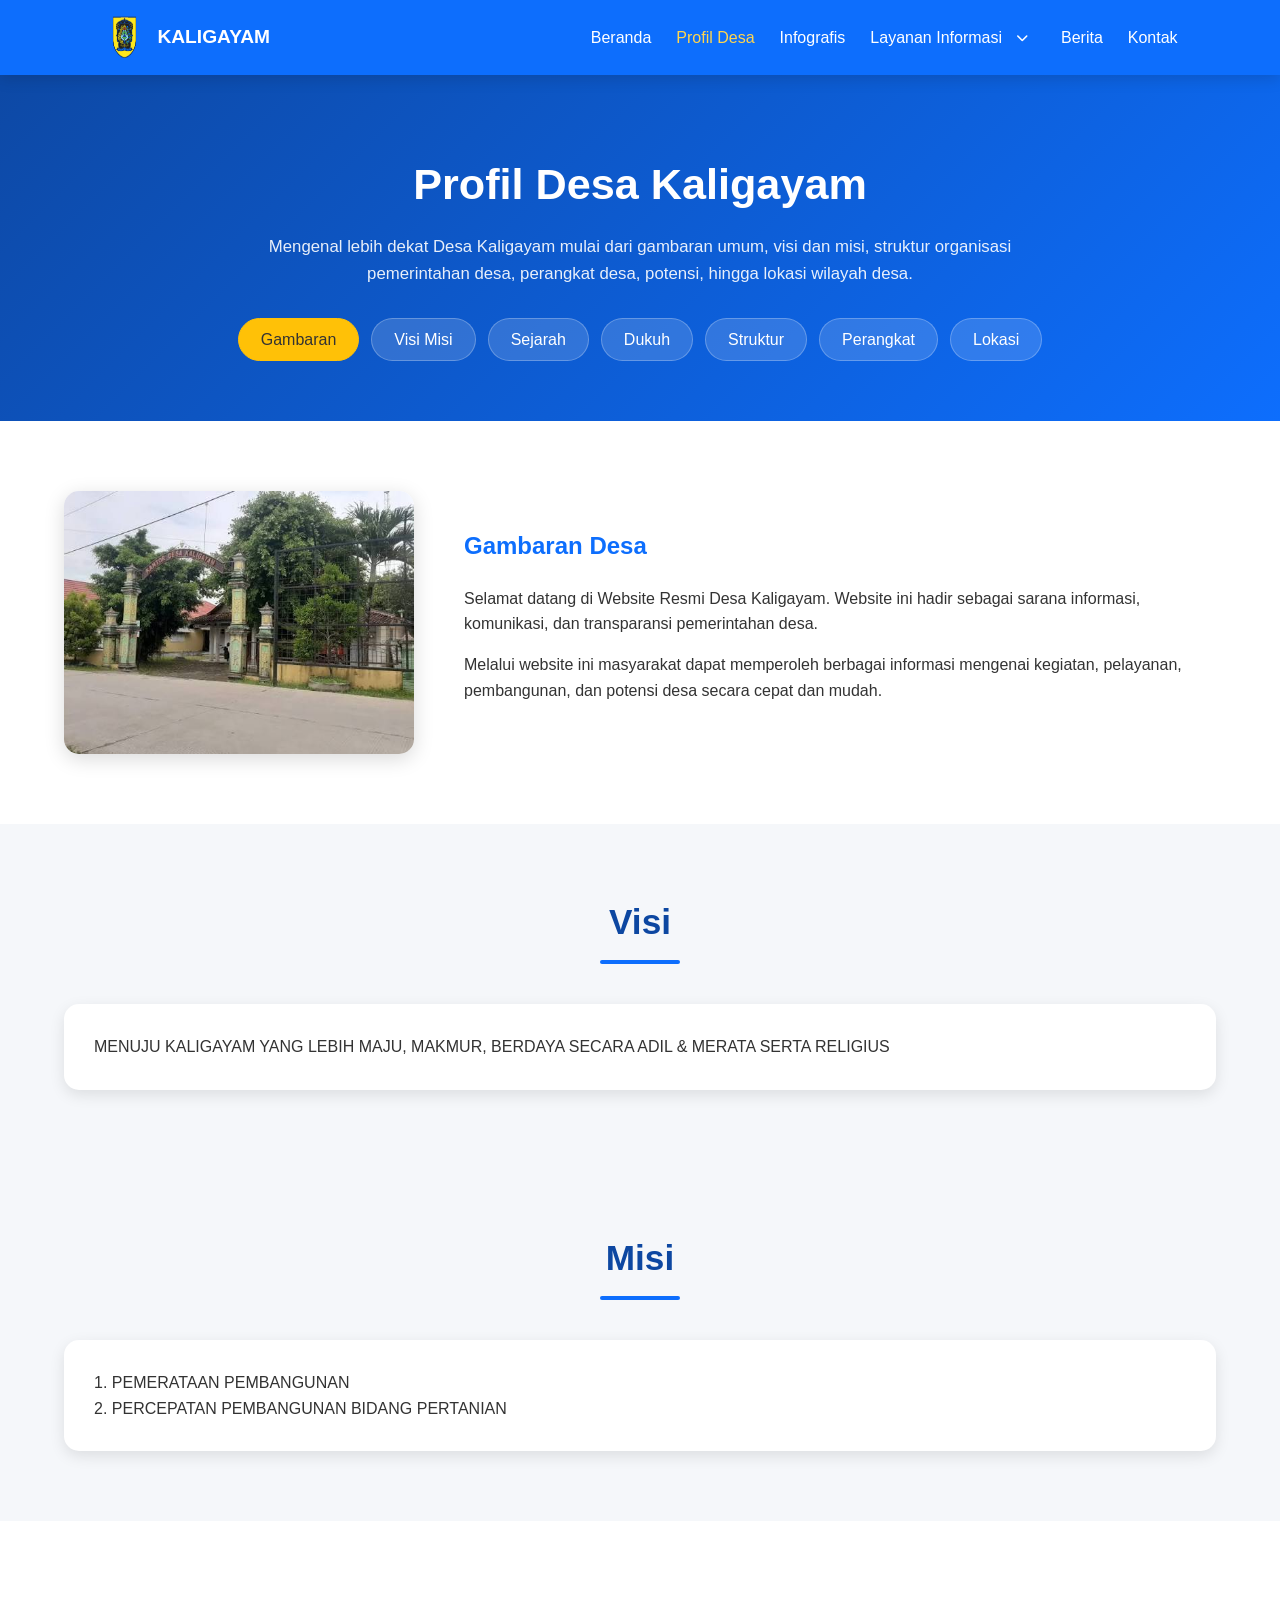
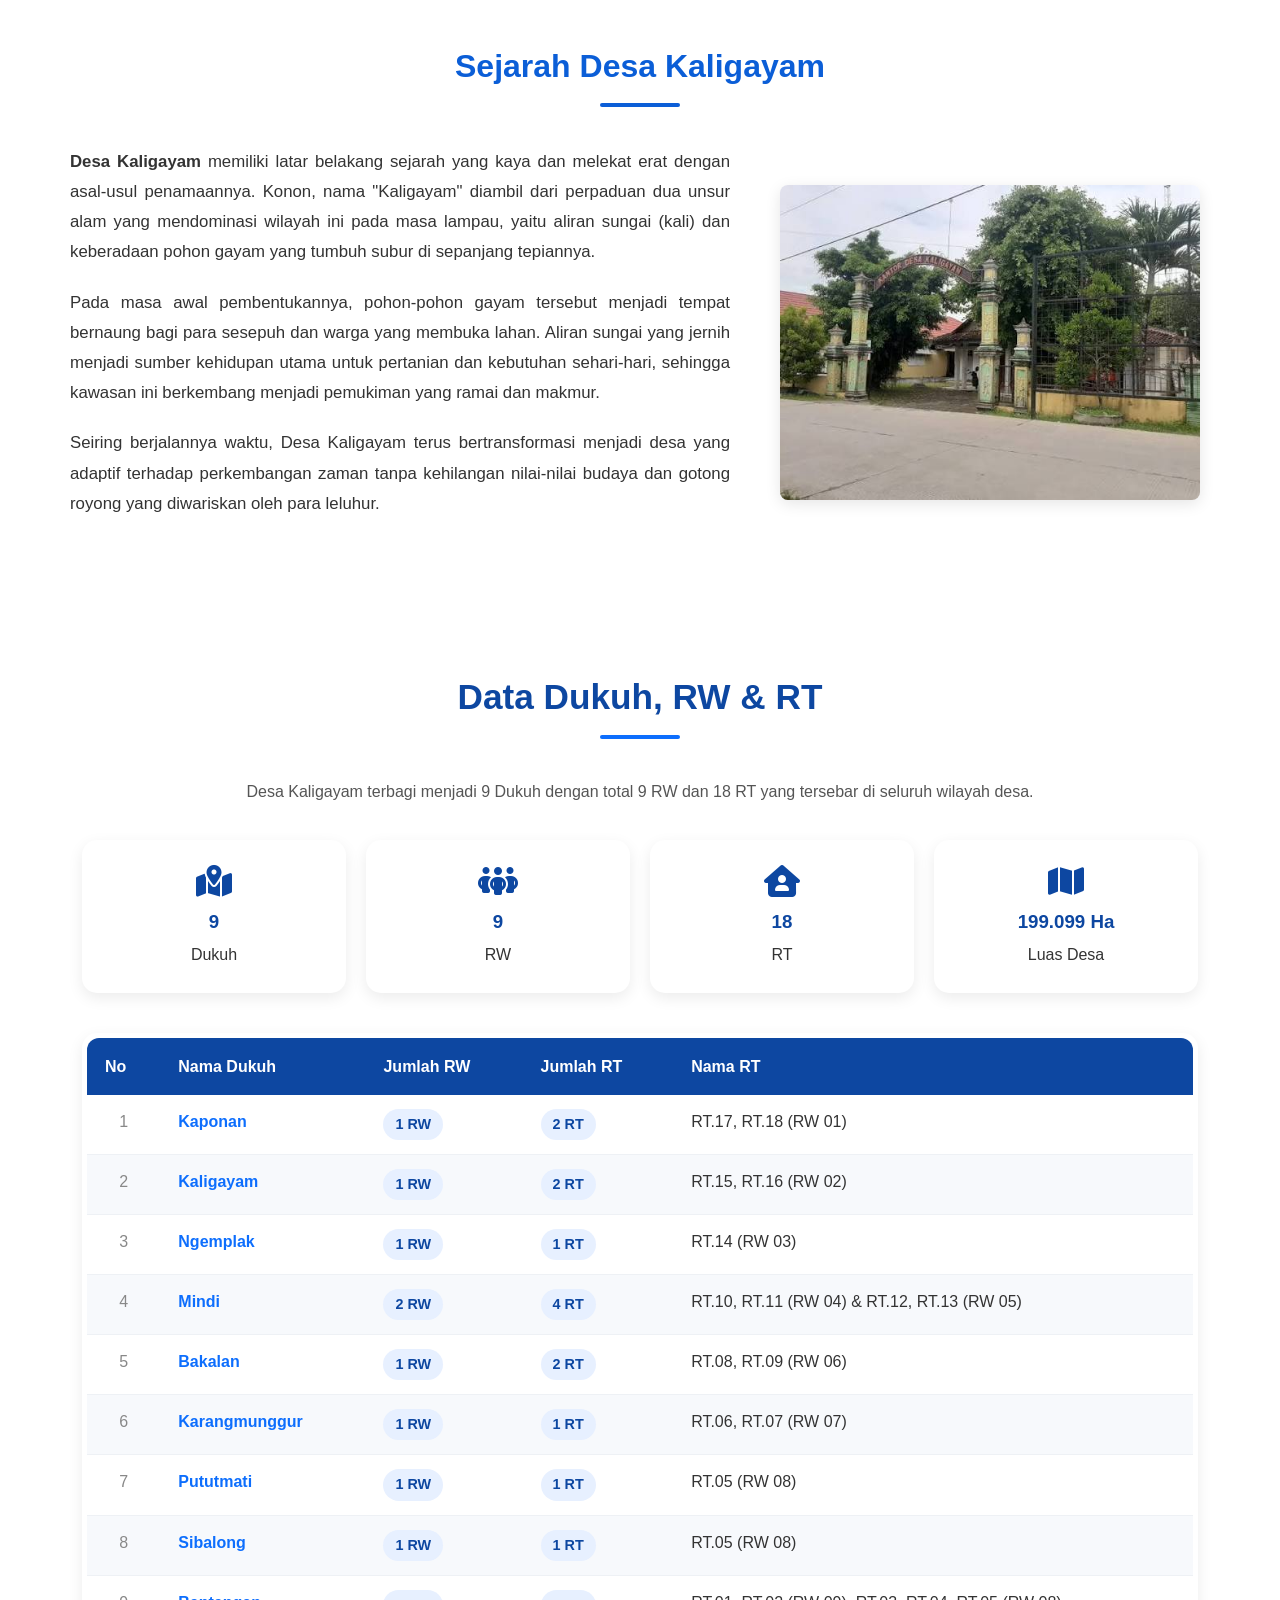
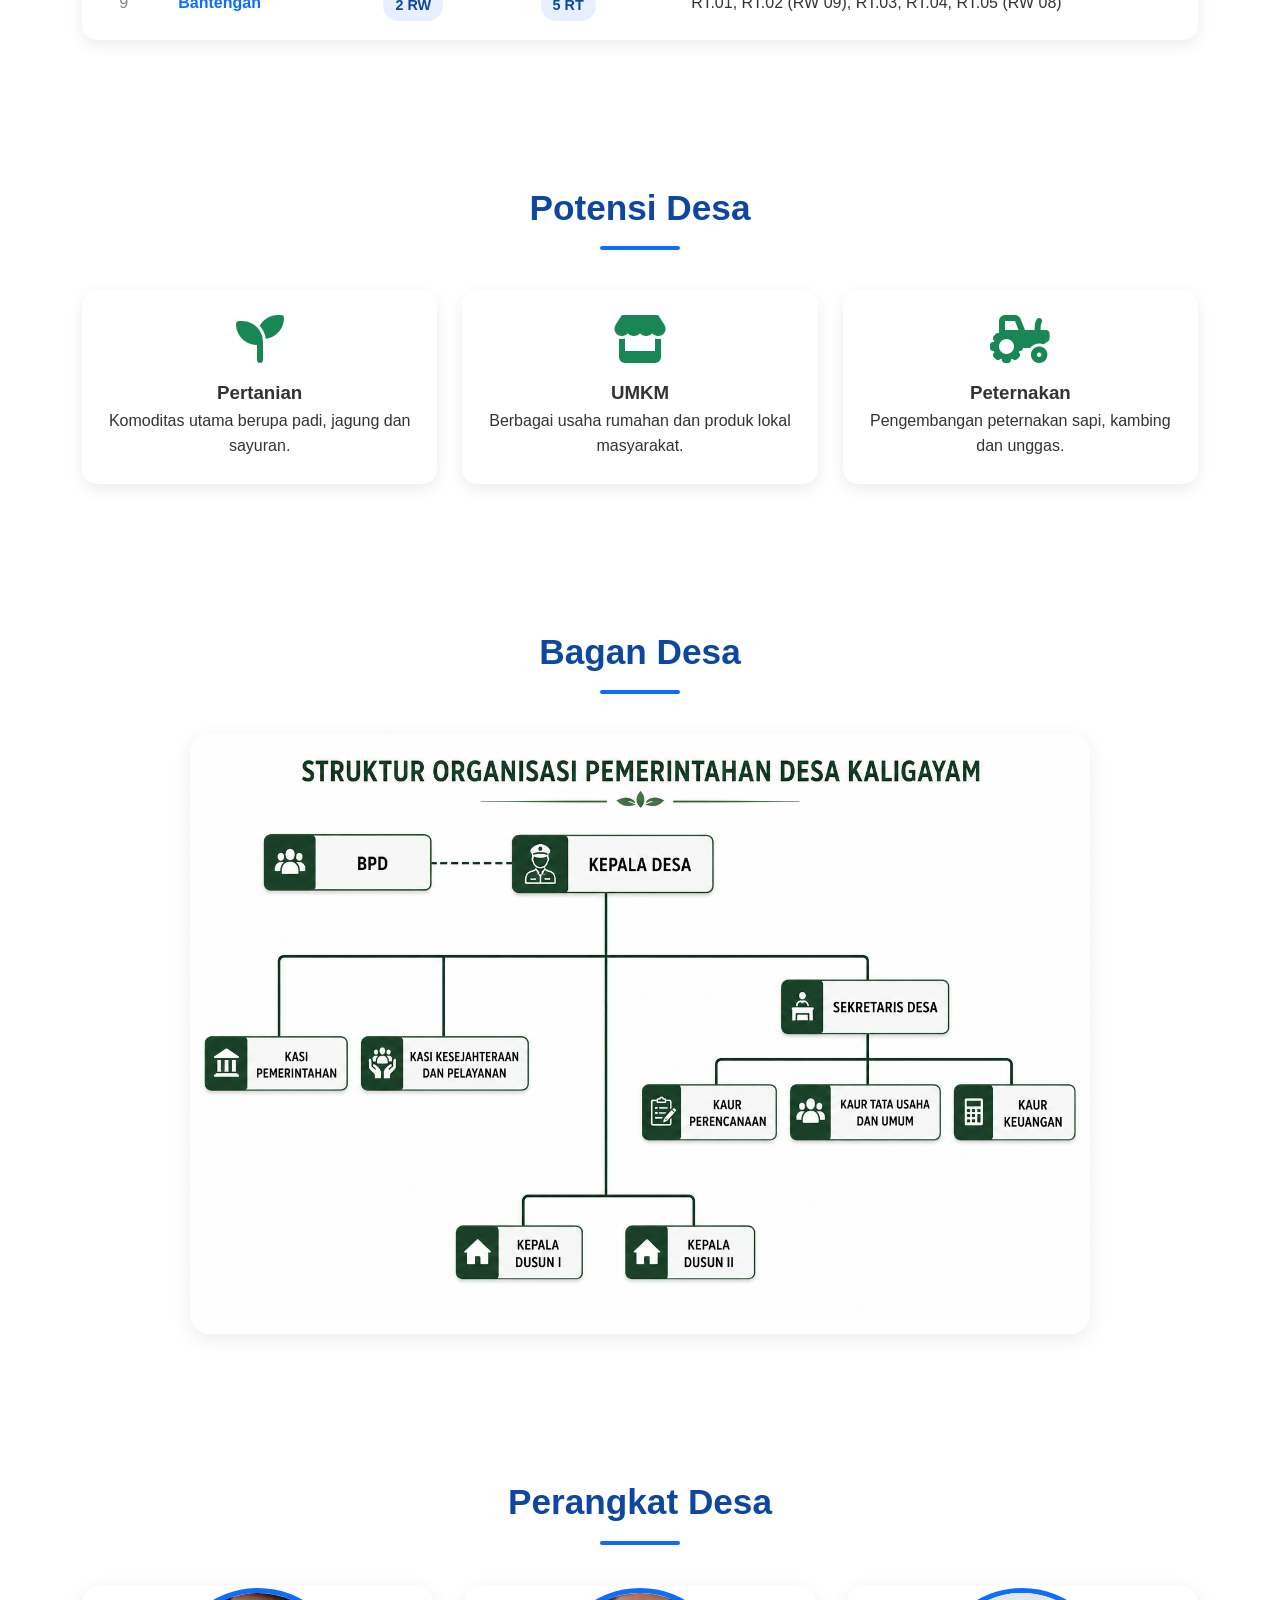
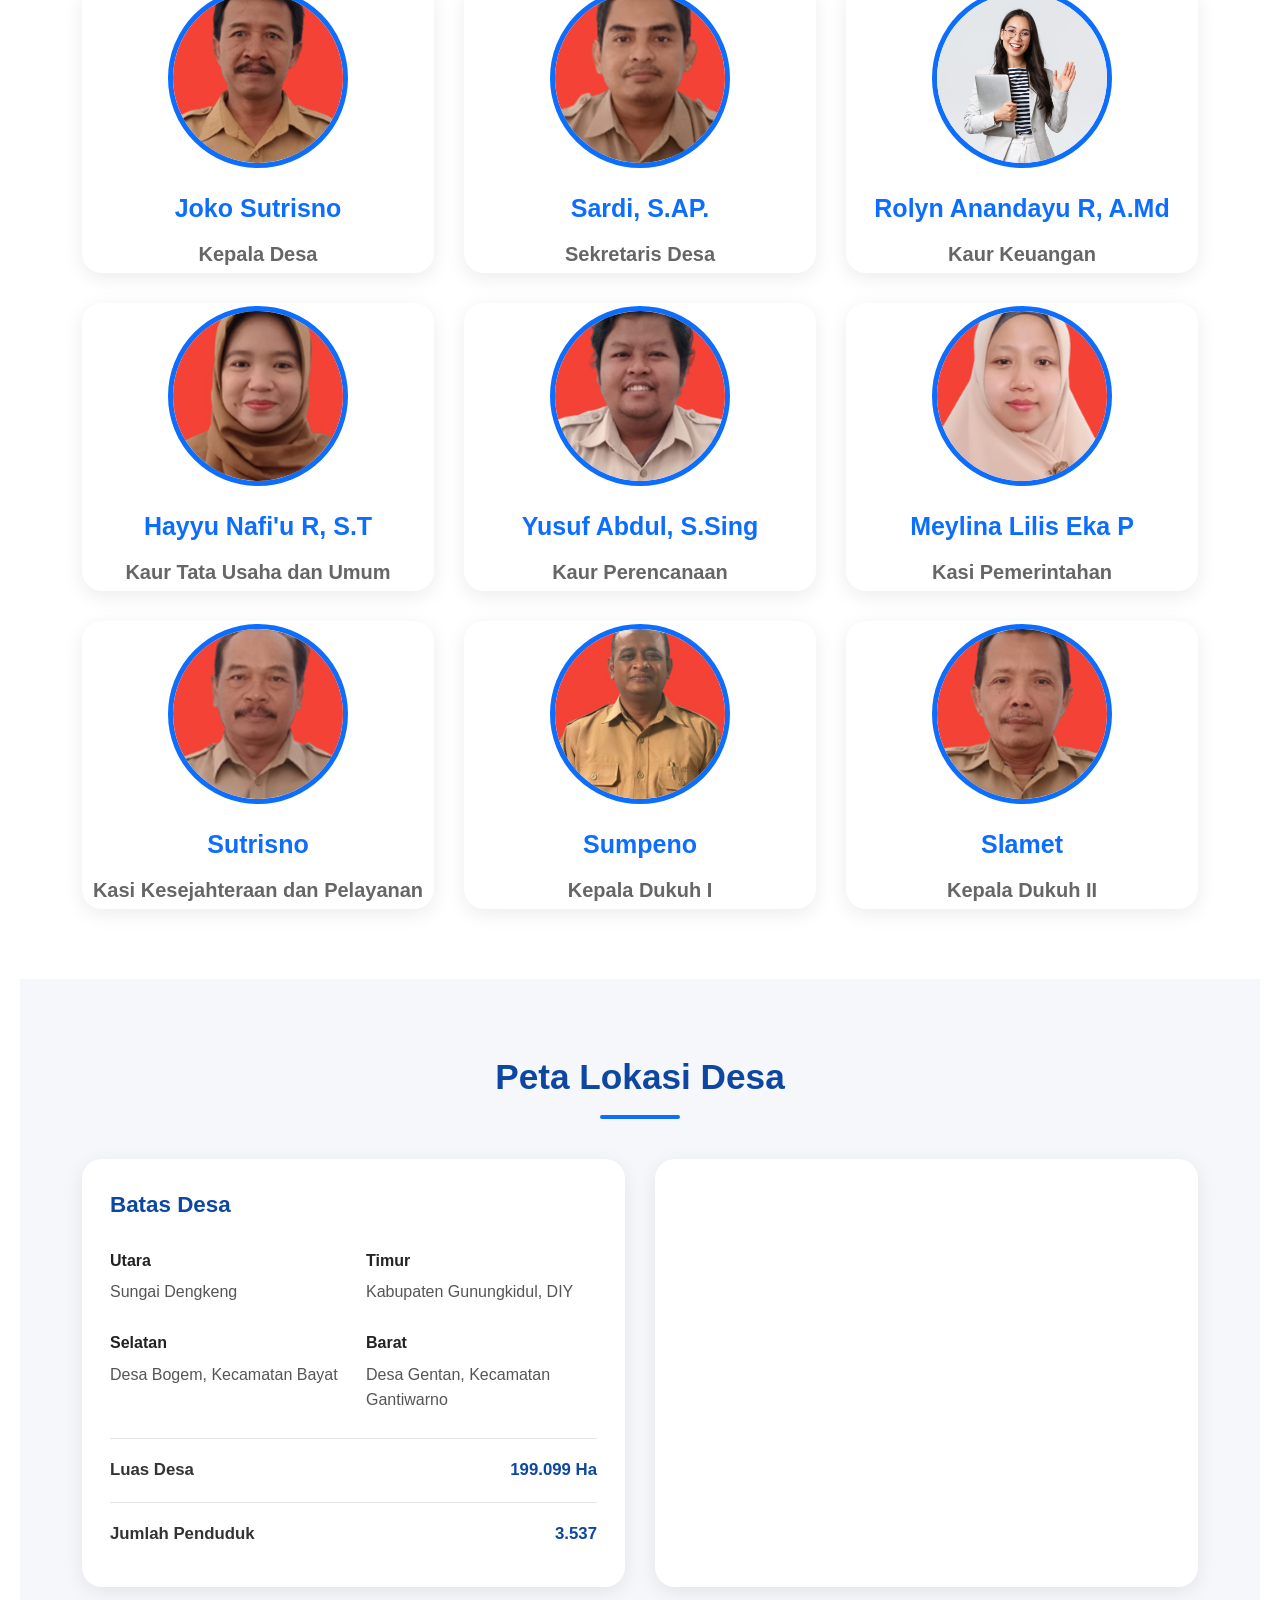
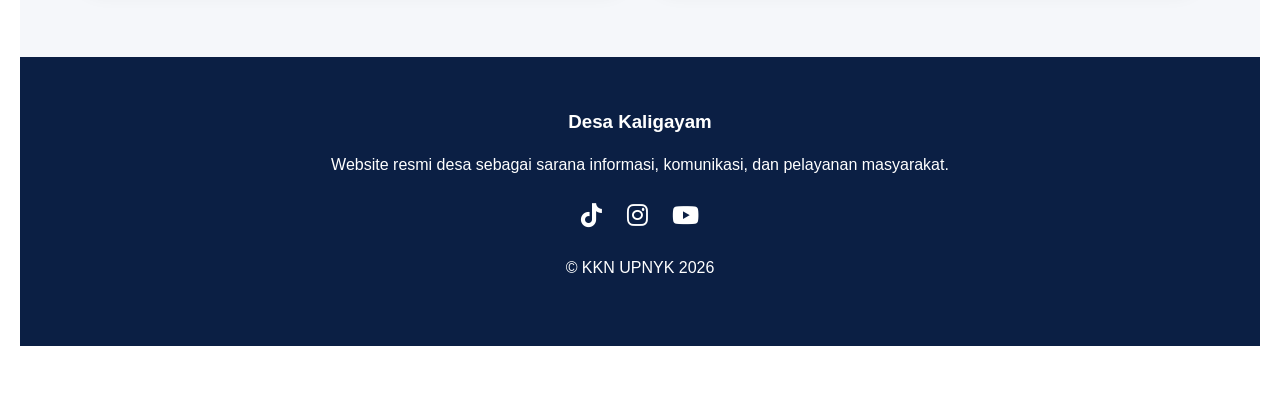
<file: profil-desa.html>
<!DOCTYPE html>
<html lang="id">
<head>
    <meta charset="UTF-8">
    <meta name="viewport" content="width=device-width, initial-scale=1.0">
    <title>Desa Kaligayam - Desa Kaligayam</title>

    <link rel="stylesheet"
    href="https://cdnjs.cloudflare.com/ajax/libs/font-awesome/6.5.1/css/all.min.css">

    <style>

 /* =========================
   RESET
========================= */

*{
    margin:0;
    padding:0;
    box-sizing:border-box;
}

html{
    scroll-behavior:smooth;
}

body{
    font-family:'Segoe UI', Tahoma, Geneva, Verdana, sans-serif;
    background:#f5f7fa;
    color:#333;
    line-height:1.6;
}

a{
    text-decoration:none;
}

ul{
    list-style:none;
}

img{
    max-width:100%;
    display:block;
}

/* =========================
   CONTAINER
========================= */

.container{
    width:90%;
    max-width:1200px;
    margin:auto;
}

section{
    padding:80px 0;
}

.section-title{
    text-align:center;
    margin-bottom:50px;
}

.section-title h2{
    font-size:2.2rem;
    color:#0d6efd;
    position:relative;
}

.section-title h2::after{
    content:'';
    width:80px;
    height:4px;
    background:#0d6efd;
    display:block;
    margin:10px auto;
    border-radius:20px;
}

/* =========================
   NAVBAR
========================= */

.navbar{
    position:fixed;
    top:0;
    left:0;
    width:100%;
    padding:15px 8%;
    background:#0d6efd;
    display:flex;
    justify-content:space-between;
    align-items:center;
    z-index:1000;
    box-shadow:0 3px 15px rgba(0,0,0,0.15);
}

.logo{
    display:flex;
    align-items:center;
    gap:10px;
}

.logo img{
    width:45px;
    height:45px;
}

.logo span{
    color:white;
    font-size:1.2rem;
    font-weight:700;
}

.nav-menu{
    display:flex;
    gap:25px;
}

.nav-menu a{
    color:white;
    font-weight:500;
    transition:0.3s;
}

.nav-menu a:hover{
    color:#ffd54f;
}

.hamburger{
    display:none;
    color:white;
    font-size:1.5rem;
    cursor:pointer;
}

@media(max-width:768px){
    .nav-menu{
        display:none;
        flex-direction:column;
        position:absolute;
        top:75px;
        left:0;
        width:100%;
        background:#0d6efd;
        padding:20px;
        text-align:center;
    }
    .nav-menu.active{display:flex;}
    .hamburger{display:block;}
    .dropdown:hover .dropdown-menu{display:none;}
    .dropdown-menu{position:static;width:100%;margin-top:10px;box-shadow:none;}
    .dropdown.show .dropdown-menu{display:block;}
}

/* =========================
   HERO
========================= */

.hero{
    height:100vh;
    background:
    linear-gradient(rgba(0,0,0,.5),
    rgba(0,0,0,.5)),
    url("img/hero.jpg");
    background-size:cover;
    background-position:center;
    display:flex;
    justify-content:center;
    align-items:center;
    text-align:center;
    color:white;
}

.hero-content{
    max-width:800px;
}

.hero h1{
    font-size:3.5rem;
    margin-bottom:20px;
}

.hero p{
    font-size:1.2rem;
    margin-bottom:30px;
}

.btn-primary{
    background:#ffc107;
    color:#333;
    padding:14px 30px;
    border-radius:30px;
    font-weight:bold;
    display:inline-block;
    transition:0.3s;
}

.btn-primary:hover{
    transform:translateY(-4px);
}
/* =========================
   DROPDOWN MENU Dukuh
========================= */

.dropdown{
    position:relative;
}

.dropdown-menu{
    position:absolute;
    top:100%;
    left:0;
    min-width:220px;
    background:#ffffff;
    border-radius:8px;
    box-shadow:0 5px 15px rgba(0,0,0,0.15);
    display:none;
    z-index:999;
}

.dropdown-menu li{
    width:100%;
}

.dropdown-menu li a{
    display:block;
    padding:12px 15px;
    color:#333;
    transition:0.3s;
}

.dropdown-menu li a:hover{
    background:#0d6efd;
    color:#fff;
}

.dropdown:hover .dropdown-menu{
    display:block;
}

.dropdown-head{
    display:flex;
    align-items:center;
    justify-content:center;
    gap:6px;
}

.dropdown-toggle{
    cursor:pointer;
    display:inline-flex;
    align-items:center;
    justify-content:center;
    color:white;
    font-size:12px;
    padding:4px 8px;
}

.dropdown-toggle i{
    transition:0.3s;
}

.dropdown.show .dropdown-toggle i{
    transform:rotate(180deg);
}

.dropdown.show .dropdown-menu{
    display:block;
}

.nav-menu a.active{
    color:#ffd54f;
}

        section{
            padding:70px 0;
        }

        .section-title{
            text-align:center;
            margin-bottom:40px;
        }

        .section-title h2{
            color:#0d47a1;
        }

        .profil{
            background:white;
            padding:30px;
            border-radius:15px;
            box-shadow:0 5px 15px rgba(0,0,0,.1);
        }

        .stats{
            display:grid;
            grid-template-columns:repeat(4,1fr);
            gap:20px;
        }

        .card{
            background:white;
            padding:25px;
            border-radius:15px;
            text-align:center;
            box-shadow:0 5px 15px rgba(0,0,0,.08);
        }

        .card i{
            font-size:2rem;
            color:#0d47a1;
            margin-bottom:10px;
        }

        .card h3{
            color:#0d47a1;
            margin-bottom:5px;
        }

        .potensi{
            display:grid;
            grid-template-columns:repeat(3,1fr);
            gap:25px;
        }

        .potensi-card{
            background:white;
            padding:25px;
            border-radius:15px;
            text-align:center;
            box-shadow:0 5px 15px rgba(0,0,0,.08);
        }

        .potensi-card i{
            font-size:3rem;
            color:#198754;
            margin-bottom:15px;
        }

        .gallery{
            display:grid;
            grid-template-columns:repeat(3,1fr);
            gap:15px;
        }

        .gallery img{
            width:100%;
            height:250px;
            object-fit:cover;
            border-radius:10px;
        }

        footer{
            background:#0b1f44;
            color:white;
            text-align:center;
            padding:50px 20px;
        }
        .footer-content h3{margin-bottom:15px;}
        .footer-content p{margin-bottom:15px;}
        .social{margin:20px 0;}
        .social a{color:white;font-size:1.5rem;margin:0 10px;transition:0.3s;}
        .social a:hover{color:#ffc107;}

        @media(max-width:768px){

            .stats,
            .potensi,
            .gallery{
                grid-template-columns:1fr;
            }

            .hero h1{
                font-size:2rem;
            }

        }
       
/* =========================
   BAGAN DESA
========================= */

.bagan{
    background:#fff;
}

.bagan-wrapper{
    display:flex;
    justify-content:center;
    align-items:center;
}

.bagan-card{
    width:100%;
    max-width:900px;
    background:#fff;
    border-radius:20px;
    overflow:hidden;
    box-shadow:0 5px 20px rgba(0,0,0,.08);
    transition:.3s;
}

.bagan-card:hover{
    transform:translateY(-5px);
}

.bagan-card img{
    width:100%;
    display:block;
    object-fit:contain;
}

.bagan-caption{
    text-align:center;
    padding:18px;
    font-size:1.1rem;
    font-weight:600;
    color:#0d47a1;
}

@media(max-width:768px){
    .bagan-card{
        max-width:100%;
    }

    .bagan-caption{
        font-size:1rem;
    }
}
        /* =========================
   PERANGKAT DESA
========================= */

.news{
    background:white;
}

.news-grid{
    display:grid;
    grid-template-columns:repeat(3,1fr);
    gap:30px;
}

.news-card{
    background:white;
    border-radius:20px;
    padding:3px;
    text-align:center;
    box-shadow:0 5px 20px rgba(0,0,0,.08);
    transition:0.3s;
}

.news-card:hover{
    transform:translateY(-10px);
}

.news-card img{
    width:180px;
    height:180px;
    object-fit:cover;
    border-radius:50%;
    margin:auto;
    margin-bottom:20px;
    border:5px solid #0d6efd;
}

.news-content h3{
    color:#0d6efd;
    font-size:25px;
    margin-bottom:10px;
}

.news-content p{
    color:#666;
    font-size:20px;
    font-weight:700;
}

@media(max-width:768px){

    .news-grid{
        grid-template-columns:1fr;
        gap:20px;
    }

    .news-card img{
        width:150px;
        height:150px;
    }

}
.hero-infografis{
    padding-top:150px;
    padding-bottom:60px;
    background:linear-gradient(135deg,#0d47a1,#0d6efd);
    color:#fff;
    text-align:center;
}

.hero-infografis h1{
    font-size:2.7rem;
    margin-bottom:15px;
}

.hero-infografis p{
    max-width:750px;
    margin:auto;
    color:rgba(255,255,255,.9);
    font-size:1.05rem;
}

.tab-nav{
    display:flex;
    justify-content:center;
    flex-wrap:wrap;
    gap:12px;
    margin-top:30px;
}

.tab-nav a{
    background:rgba(255,255,255,.15);
    color:#fff;
    padding:8px 22px;
    border-radius:30px;
    border:1px solid rgba(255,255,255,.25);
    transition:.3s;
    font-weight:500;
}

.tab-nav a:hover,
.tab-nav a.active{
    background:#ffc107;
    color:#333;
    border-color:#ffc107;
}
/* =========================
  GAMBARAN DESA
========================= */
html {
    scroll-behavior: smooth;
}

.welcome{
    background: white;
    padding-top: 70px; /* sesuaikan dengan tinggi navbar */
    padding-bottom: 70px;
}

.welcome .container{
    display:grid;
    grid-template-columns:350px 1fr;
    gap:50px;
    align-items:center;
}

@media(max-width:992px){
    .welcome .container{
        grid-template-columns:1fr;
    }
}

.welcome-image img{
    border-radius:15px;
    box-shadow:0 5px 20px rgba(0,0,0,.15);
}

.welcome-text h2{
    color:#0d6efd;
    margin-bottom:20px;
}

.welcome-text p{
    margin-bottom:15px;
}

/* Reset & Base Styling (Sesuaikan dengan sistem font kamu) */
.sejarah-section {
    padding: 60px 20px;
    background-color: #ffffff;
    font-family: 'Open Sans', sans-serif;
    color: #333333;
}

.sejarah-container {
    max-width: 1140px;
    margin: 0 auto;
}

/* Header Sejarah */
html {
    scroll-behavior: smooth;
}
.sejarah-header {
    text-align: center;
    margin-bottom: 40px;
}

.sejarah-header h2 {
    font-size: 2rem;
    color: #0b5ed7; /* Warna biru senada dengan navbar/hero */
    margin-bottom: 10px;
    font-weight: 700;
}

.sejarah-header .garis-pembatas {
    width: 80px;
    height: 4px;
    background-color: #0b5ed7; /* Warna kuning senada dengan tombol aktif */
    margin: 0 auto;
    border-radius: 2px;
}

/* Konten Grid Layout */
.sejarah-content {
    display: grid;
    grid-template-columns: 1fr;
    gap: 40px;
    align-items: center;
}

/* Responsif untuk Layar Desktop */
@media (min-width: 768px) {
    .sejarah-content {
        grid-template-columns: 1.2fr 0.8fr; /* Teks sedikit lebih lebar dari gambar */
    }
}

/* Styling Teks */
.sejarah-text p {
    font-size: 1.05rem;
    line-height: 1.8;
    margin-bottom: 20px;
    text-align: justify;
}

/* Styling Gambar & Efek Bingkai Kreatif */
.sejarah-image .image-wrapper {
    position: relative;
    padding: 10px;
}

.sejarah-image img {
    width: 100%;
    height: auto;
    border-radius: 8px;
    box-shadow: 0 4px 15px rgba(0, 0, 0, 0.1);
    position: relative;
    z-index: 2;
    display: block;
    object-fit: cover;
}

/* Dekorasi kotak kuning di belakang gambar */
.sejarah-image .aksen-bingkai {
    position: absolute;
    top: 0;
    right: 0;
    width: 80%;
    height: 100%;
    border: 3px solid #0d47a1;
    border-radius: 8px;
    z-index: 1;
    transform: translate(-10px, 10px);
}

/* =========================
   PETA LOKASI DESA
========================= */

.lokasi{
    background:#f5f7fa;
}

.lokasi-grid{
    display:grid;
    grid-template-columns:1fr 1fr;
    gap:30px;
}

.lokasi-info,
.lokasi-map{
    background:#fff;
    border-radius:20px;
    box-shadow:0 5px 20px rgba(0,0,0,.08);
    overflow:hidden;
}

.lokasi-info{
    padding:28px;
}

.lokasi-info h3{
    color:#0d47a1;
    margin-bottom:25px;
    font-size:1.4rem;
}

.batas-grid{
    display:grid;
    grid-template-columns:repeat(2,1fr);
    gap:25px;
    margin-bottom:25px;
}

.batas-grid strong{
    display:block;
    color:#222;
    margin-bottom:6px;
}

.batas-grid p{
    color:#555;
}

.lokasi-info hr{
    border:none;
    border-top:1px solid #e5e5e5;
    margin:18px 0;
}

.info-item{
    display:flex;
    justify-content:space-between;
    align-items:center;
    font-size:1.05rem;
}

.info-item span{
    font-weight:600;
}

.info-item strong{
    color:#0d47a1;
}

.lokasi-map iframe{
    width:100%;
    height:100%;
    min-height:420px;
    border:0;
}

@media(max-width:768px){

    .lokasi-grid{
        grid-template-columns:1fr;
    }

    .batas-grid{
        grid-template-columns:1fr;
    }

}

/* =========================
   DATA Dukuh (RW & RT)
========================= */

.Dukuh-intro{
    max-width:800px;
    margin:0 auto 35px;
    text-align:center;
    color:#555;
}

.Dukuh-summary{
    display:grid;
    grid-template-columns:repeat(4,1fr);
    gap:20px;
    margin-bottom:40px;
}

.table-wrapper{
    background:#fff;
    border-radius:15px;
    box-shadow:0 5px 15px rgba(0,0,0,.08);
    overflow-x:auto;
    padding:5px;
}

.Dukuh-table{
    width:100%;
    border-collapse:collapse;
    min-width:720px;
}

.Dukuh-table thead th{
    background:#0d47a1;
    color:#fff;
    text-align:left;
    padding:16px 18px;
    font-weight:600;
    white-space:nowrap;
}

.Dukuh-table thead th:first-child{
    border-radius:12px 0 0 0;
}

.Dukuh-table thead th:last-child{
    border-radius:0 12px 0 0;
}

.Dukuh-table tbody td{
    padding:14px 18px;
    border-bottom:1px solid #eef1f5;
    vertical-align:top;
    color:#333;
}

.Dukuh-table tbody tr:last-child td{
    border-bottom:none;
}

.Dukuh-table tbody tr:nth-child(even){
    background:#f7f9fc;
}

.Dukuh-table tbody tr:hover{
    background:#eaf2ff;
}

.Dukuh-table td.Dukuh-nama a{
    color:#0d6efd;
    font-weight:600;
    transition:.3s;
}


.Dukuh-table td.no-col{
    text-align:center;
    color:#888;
}

.badge-jumlah{
    display:inline-block;
    background:#e7f0ff;
    color:#0d47a1;
    padding:4px 12px;
    border-radius:20px;
    font-size:.9rem;
    font-weight:600;
    white-space:nowrap;
}

@media(max-width:768px){

    .Dukuh-summary{
        grid-template-columns:repeat(2,1fr);
    }

}

    </style>

</head>
<body>

    <!-- NAVBAR -->
 <header>
<nav class="navbar">

    <div class="logo">
        <img src="./logo.png" alt="Logo Desa">
        <span>KALIGAYAM</span>
    </div>

    <ul class="nav-menu">

        <li><a href="index.html">Beranda</a></li>

        <li><a href="profil-desa.html" class="active">Profil Desa</a></li>

        <li><a href="infografis.html">Infografis</a></li>

        <!-- MENU LAYANAN INFORMASI -->
        <li class="dropdown">

            <div class="dropdown-head">
                <a href="layanan-informasi.html">Layanan Informasi</a>
                <span class="dropdown-toggle"><i class="fas fa-chevron-down"></i></span>
            </div>

            <ul class="dropdown-menu">
                <li><a href="layanan-informasi.html#kk">Kartu Keluarga</a></li>
                <li><a href="layanan-informasi.html#ktp">KTP</a></li>
                <li><a href="layanan-informasi.html#kia">KIA</a></li>
                <li><a href="layanan-informasi.html#akta-kematian">Akta Kematian</a></li>
                <li><a href="layanan-informasi.html#akta-lahir">Akta Lahir</a></li>
                <li><a href="layanan-informasi.html#akta-cerai">Akta Cerai</a></li>
                <li><a href="layanan-informasi.html#pernikahan">Pernikahan</a></li>
                <li><a href="layanan-informasi.html#surat-keterangan">Surat Keterangan</a></li>
            </ul>

        </li>

        <li><a href="berita.html">Berita</a></li>

        <li><a href="index.html#contact">Kontak</a></li>

    </ul>

    <div class="hamburger">
        <i class="fas fa-bars"></i>
    </div>

</nav>
    </header>
<section class="hero-infografis">

    <div class="container">

        <h1>Profil Desa Kaligayam</h1>

        <p>
            Mengenal lebih dekat Desa Kaligayam mulai dari gambaran umum,
            visi dan misi, struktur organisasi pemerintahan desa,
            perangkat desa, potensi, hingga lokasi wilayah desa.
        </p>

        <div class="tab-nav">
            <a href="#gambaran" class="active">Gambaran</a>
            <a href="#visi">Visi Misi</a>
            <a href="#sejarah">Sejarah</a>
            <a href="#Dukuh">Dukuh</a>
            <a href="#bagan">Struktur</a>
            <a href="#perangkat">Perangkat</a>
            <a href="#lokasi">Lokasi</a>
        </div>

    </div>

</section>
      <!-- Gambaran  -->
    <section class="welcome" id="gambaran">
        <div class="container">

            <div class="welcome-image">
                 <img src="./Gambaran-Desa.jpg" alt="Logo Klaten">
            </div>

            <div class="welcome-text">
                <h2>Gambaran Desa</h2>

                <p>
                    Selamat datang di Website Resmi Desa Kaligayam.
                    Website ini hadir sebagai sarana informasi,
                    komunikasi, dan transparansi pemerintahan desa.
                </p>

                <p>
                    Melalui website ini masyarakat dapat memperoleh
                    berbagai informasi mengenai kegiatan, pelayanan,
                    pembangunan, dan potensi desa secara cepat dan mudah.
                </p>

            </div>

        </div>
    </section>

    <!-- VISI MISI -->


    <section id="visi">
        <div class="container">

            <div class="section-title">
                <h2>Visi</h2>
            </div>
            <div class="profil">
                <p>
                   MENUJU KALIGAYAM YANG LEBIH MAJU, MAKMUR, BERDAYA SECARA ADIL & MERATA SERTA RELIGIUS
                </p>
            </div>

        </div>
    </section>
       <section>
        <div class="container">

            <div class="section-title">
                <h2>Misi</h2>
            </div>
            <div class="profil">
                <p>
                    1.  PEMERATAAN PEMBANGUNAN
                </p>
                 <p>
                    2. PERCEPATAN PEMBANGUNAN BIDANG PERTANIAN
                </p>
        
            </div>

        </div>
    </section>

<section class="sejarah-section">
    <!-- Perhatikan penambahan id="sejarah" di bawah ini -->
<section id="sejarah" class="sejarah-section">
        <div class="sejarah-container">
        <!-- Bagian Judul -->
        <div class="sejarah-header">
            <h2>Sejarah Desa Kaligayam</h2>
            <div class="garis-pembatas"></div>
        </div>

        <!-- Bagian Konten -->
        <div class="sejarah-content">
            <!-- Kolom Teks -->
            <div class="sejarah-text">
                <p><strong>Desa Kaligayam</strong> memiliki latar belakang sejarah yang kaya dan melekat erat dengan asal-usul penamaannya. Konon, nama "Kaligayam" diambil dari perpaduan dua unsur alam yang mendominasi wilayah ini pada masa lampau, yaitu aliran sungai (kali) dan keberadaan pohon gayam yang tumbuh subur di sepanjang tepiannya.</p>
                
                <p>Pada masa awal pembentukannya, pohon-pohon gayam tersebut menjadi tempat bernaung bagi para sesepuh dan warga yang membuka lahan. Aliran sungai yang jernih menjadi sumber kehidupan utama untuk pertanian dan kebutuhan sehari-hari, sehingga kawasan ini berkembang menjadi pemukiman yang ramai dan makmur.</p>
                
                <p>Seiring berjalannya waktu, Desa Kaligayam terus bertransformasi menjadi desa yang adaptif terhadap perkembangan zaman tanpa kehilangan nilai-nilai budaya dan gotong royong yang diwariskan oleh para leluhur.</p>
            </div>

            <!-- Kolom Gambar / Ilustrasi -->
            <div class="sejarah-image">
                <div class="image-wrapper">
                    <!-- Ganti 'sejarah-desa.jpg' dengan path foto desa atau ilustrasi pendukung -->
                    <img src="sejarah-desa.jpg" alt="Ilustrasi Sejarah Desa Kaligayam">
            
                </div>
            </div>
        </div>
    </div>
</section>

    <!-- DATA Dukuh -->
    <section id="Dukuh">
        <div class="container">

            <div class="section-title">
                <h2>Data Dukuh, RW &amp; RT</h2>
            </div>

            <p class="Dukuh-intro">
                Desa Kaligayam terbagi menjadi 9 Dukuh dengan total 9 RW
                dan 18 RT yang tersebar di seluruh wilayah desa.
            </p>

            <div class="Dukuh-summary">

                <div class="card">
                    <i class="fas fa-map-location-dot"></i>
                    <h3>9</h3>
                    <p>Dukuh</p>
                </div>

                <div class="card">
                    <i class="fas fa-people-group"></i>
                    <h3>9</h3>
                    <p>RW</p>
                </div>

                <div class="card">
                    <i class="fas fa-house-user"></i>
                    <h3>18</h3>
                    <p>RT</p>
                </div>

                <div class="card">
                    <i class="fas fa-map"></i>
                    <h3>199.099 Ha</h3>
                    <p>Luas Desa</p>
                </div>

            </div>

            <div class="table-wrapper">
                <table class="Dukuh-table">
                    <thead>
                        <tr>
                            <th>No</th>
                            <th>Nama Dukuh</th>
                            <th>Jumlah RW</th>
                            <th>Jumlah RT</th>
                            <th>Nama RT</th>
                        </tr>
                    </thead>
                    <tbody>

                        <tr>
                            <td class="no-col">1</td>
                            <td class="Dukuh-nama"><a>Kaponan</a></td>
                            <td><span class="badge-jumlah">1 RW</span></td>
                            <td><span class="badge-jumlah">2 RT</span></td>
                            <td>RT.17, RT.18 (RW 01)</td>
                        </tr>

                        <tr>
                            <td class="no-col">2</td>
                            <td class="Dukuh-nama"><a>Kaligayam</a></td>
                            <td><span class="badge-jumlah">1 RW</span></td>
                            <td><span class="badge-jumlah">2 RT</span></td>
                            <td>RT.15, RT.16 (RW 02)</td>
                        </tr>

                        <tr>
                            <td class="no-col">3</td>
                            <td class="Dukuh-nama"><a>Ngemplak</a></td>
                            <td><span class="badge-jumlah">1 RW</span></td>
                            <td><span class="badge-jumlah">1 RT</span></td>
                            <td>RT.14 (RW 03)</td>
                        </tr>

                        <tr>
                            <td class="no-col">4</td>
                            <td class="Dukuh-nama"><a>Mindi</a></td>
                            <td><span class="badge-jumlah">2 RW</span></td>
                            <td><span class="badge-jumlah">4 RT</span></td>
                            <td>RT.10, RT.11 (RW 04) &amp; RT.12, RT.13 (RW 05)</td>
                        </tr>

                        <tr>
                            <td class="no-col">5</td>
                            <td class="Dukuh-nama"><a>Bakalan</a></td>
                            <td><span class="badge-jumlah">1 RW</span></td>
                            <td><span class="badge-jumlah">2 RT</span></td>
                            <td>RT.08, RT.09 (RW 06)</td>
                        </tr>

                        <tr>
                            <td class="no-col">6</td>
                            <td class="Dukuh-nama"><a>Karangmunggur</a></td>
                            <td><span class="badge-jumlah">1 RW</span></td>
                            <td><span class="badge-jumlah">1 RT</span></td>
                            <td>RT.06, RT.07 (RW 07)</td>
                        </tr>

                        <tr>
                            <td class="no-col">7</td>
                            <td class="Dukuh-nama"><a>Pututmati</a></td>
                            <td><span class="badge-jumlah">1 RW</span></td>
                            <td><span class="badge-jumlah">1 RT</span></td>
                            <td>RT.05 (RW 08)</td>
                        </tr>

                        <tr>
                            <td class="no-col">8</td>
                            <td class="Dukuh-nama"><a>Sibalong</a></td>
                            <td><span class="badge-jumlah">1 RW</span></td>
                            <td><span class="badge-jumlah">1 RT</span></td>
                            <td>RT.05 (RW 08)</td>
                        </tr>

                        <tr>
                            <td class="no-col">9</td>
                            <td class="Dukuh-nama"><a>Bantengan</a></td>
                            <td><span class="badge-jumlah">2 RW</span></td>
                            <td><span class="badge-jumlah">5 RT</span></td>
                            <td>RT.01, RT.02 (RW 09), RT.03, RT.04, RT.05 (RW 08)</td>
                        </tr>

                    </tbody>
                </table>
            </div>

        </div>
    </section>

    <!-- POTENSI -->
    <section>

        <div class="container">

            <div class="section-title">
                <h2>Potensi Desa</h2>
            </div>

            <div class="potensi">

                <div class="potensi-card">
                    <i class="fas fa-seedling"></i>
                    <h3>Pertanian</h3>
                    <p>
                        Komoditas utama berupa padi,
                        jagung dan sayuran.
                    </p>
                </div>

                <div class="potensi-card">
                    <i class="fas fa-store"></i>
                    <h3>UMKM</h3>
                    <p>
                        Berbagai usaha rumahan dan
                        produk lokal masyarakat.
                    </p>
                </div>

                <div class="potensi-card">
                    <i class="fas fa-tractor"></i>
                    <h3>Peternakan</h3>
                    <p>
                        Pengembangan peternakan sapi,
                        kambing dan unggas.
                    </p>
                </div>

            </div>

        </div>

    </section>

    <!-- BAGAN DESA -->
<section class="bagan" id="bagan">

    <div class="container">

        <div class="section-title">
            <h2>Bagan Desa</h2>
        </div>

        <div class="bagan-wrapper">

            <div class="bagan-card">

               <img src="./Struktur.png" alt="Bagan Struktur Organisasi Desa">

            </div>

        </div>

    </div>

</section>

<!-- PERANGKAT DESA -->
    <section class="news" id="perangkat">

        <div class="section-title">
            <h2>Perangkat Desa</h2>
        </div>

        <div class="container news-grid">

            <div class="news-card">
               <img src="./Kepala-Desa.jpeg">
                <div class="news-content">
                    <h3>Joko Sutrisno</h3>
                    <p>
                       Kepala Desa
                    </p>
                </div>
            </div>

            <div class="news-card">
                 <img src="./Sekdes.jpeg" alt="Sekretaris Desa">
                <div class="news-content">
                    <h3>Sardi, S.AP.</h3>
                    <p>
                      Sekretaris Desa
                    </p>
                </div>
            </div>

            <div class="news-card">
                 <img src="./Perangkat-Desa.jpg" alt="Kaur Keuangan">
                <div class="news-content">
                    <h3>Rolyn Anandayu R, A.Md</h3>
                    <p>
                        Kaur Keuangan
                    </p>
                </div>
            </div>
             <div class="news-card">
                 <img src="./Kaur-TU.jpeg" alt="Kepala Desa">
                <div class="news-content">
                    <h3>Hayyu Nafi'u R, S.T</h3>
                    <p>
                        Kaur Tata Usaha dan Umum
                    </p>
                </div>
            </div>

            <div class="news-card">
                 <img src="./Kaur-Perencanaan.jpeg" alt="Sekretaris Desa">
                <div class="news-content">
                    <h3>Yusuf Abdul, S.Sing</h3>
                    <p>
                        Kaur Perencanaan
                    </p>
                </div>
            </div>

            <div class="news-card">
                 <img src="./Kasi-Pemerintahan.jpeg" alt="Kaur Keuangan">
                <div class="news-content">
                    <h3>Meylina Lilis Eka P</h3>
                    <p>
                       Kasi Pemerintahan
                    </p>
                </div>
            </div>
            <div class="news-card">
                 <img src="./Kasi-Kesejahteraan.jpeg" alt="Kaur Keuangan">
                <div class="news-content">
                    <h3>Sutrisno</h3>
                    <p>
                       Kasi Kesejahteraan dan Pelayanan
                    </p>
                </div>
            </div>
            <div class="news-card">
                 <img src="./Kadus-I.jpeg" alt="Kaur Keuangan">
                <div class="news-content">
                    <h3>Sumpeno</h3>
                    <p>
                      Kepala Dukuh I
                    </p>
                </div>
            </div>
            <div class="news-card">
                 <img src="./Kadus-II.jpeg" alt="Kaur Keuangan">
                <div class="news-content">
                    <h3>Slamet</h3>
                    <p>
                       Kepala Dukuh II
                    </p>
                </div>
            </div>

        </div>

    </section>
    <!-- PETA LOKASI DESA -->
<section class="lokasi" id="lokasi">

    <div class="container">

        <div class="section-title">
            <h2>Peta Lokasi Desa</h2>
        </div>

        <div class="lokasi-grid">

            <!-- Informasi -->
            <div class="lokasi-info">

                <h3>Batas Desa</h3>

                <div class="batas-grid">

                    <div>
                        <strong>Utara</strong>
                        <p>Sungai Dengkeng</p>
                    </div>

                    <div>
                        <strong>Timur</strong>
                        <p>Kabupaten Gunungkidul, DIY</p>
                    </div>

                    <div>
                        <strong>Selatan</strong>
                        <p>Desa Bogem, Kecamatan Bayat</p>
                    </div>

                    <div>
                        <strong>Barat</strong>
                        <p>Desa Gentan, Kecamatan Gantiwarno</p>
                    </div>

                </div>

                <hr>

                <div class="info-item">
                    <span>Luas Desa</span>
                    <strong>199.099 Ha</strong>
                </div>

                <hr>
                <div class="info-item">
                    <span>Jumlah Penduduk</span>
                    <strong>3.537</strong>
                </div>

            </div>

            <!-- Maps -->
            <div class="lokasi-map">

                <iframe
                    src="https://www.google.com/maps/embed?pb=!1m18!1m12!1m3!1d5105.065987779881!2d110.62018126481999!3d-7.794840223644419!2m3!1f0!2f0!3f0!3m2!1i1024!2i768!4f13.1!3m3!1m2!1s0x2e7a48b31ecb693f%3A0x42fa179632f02f46!2sKaligayam%2C%20Kec.%20Wedi%2C%20Kabupaten%20Klaten%2C%20Jawa%20Tengah!5e1!3m2!1sid!2sid!4v1783397386458!5m2!1sid!2sid"
                    loading="lazy"
                    allowfullscreen
                    referrerpolicy="strict-origin-when-cross-origin">
                </iframe>

            </div>

        </div>

    </div>

</section>


  

    <!-- FOOTER -->
    <footer>

        <div class="footer-content">

            <h3>Desa Kaligayam</h3>

            <p>
                Website resmi desa sebagai sarana informasi,
                komunikasi, dan pelayanan masyarakat.
            </p>

            <div class="social">
                <a href="https://www.tiktok.com/@kaligayam.official" target="_blank" rel="noopener noreferrer"><i class="fab fa-tiktok"></i></a>
                <a href="https://www.instagram.com/desa_kaligayam" target="_blank" rel="noopener noreferrer"><i class="fab fa-instagram"></i></a>
                <a href="https://youtube.com/@kaligayamklaten?si=bPH1NtRYVXduHhsf" target="_blank" rel="noopener noreferrer"><i class="fab fa-youtube"></i></a>
            </div>

            <p>
                © KKN UPNYK 2026
            </p>

        </div>

    </footer>


<script src="index.js"></script>

</body>
</html>
</file>
<file: index.css>
/* =========================
   RESET
========================= */

*{
    margin:0;
    padding:0;
    box-sizing:border-box;
}

html{
    scroll-behavior:smooth;
}

body{
    font-family:'Segoe UI', Tahoma, Geneva, Verdana, sans-serif;
    background:#f5f7fa;
    color:#333;
    line-height:1.6;
}

a{
    text-decoration:none;
}

ul{
    list-style:none;
}

img{
    max-width:100%;
    display:block;
}

/* =========================
   CONTAINER
========================= */

.container{
    width:90%;
    max-width:1200px;
    margin:auto;
}

section{
    padding:80px 0;
}

.section-title{
    text-align:center;
    margin-bottom:50px;
}

.section-title h2{
    font-size:2.2rem;
    color:#0d6efd;
    position:relative;
}

.section-title h2::after{
    content:'';
    width:80px;
    height:4px;
    background:#0d6efd;
    display:block;
    margin:10px auto;
    border-radius:20px;
}

/* =========================
   NAVBAR
========================= */

.navbar{
    position:fixed;
    top:0;
    left:0;
    width:100%;
    padding:15px 8%;
    background:#0d6efd;
    display:flex;
    justify-content:space-between;
    align-items:center;
    z-index:1000;
    box-shadow:0 3px 15px rgba(0,0,0,0.15);
}

.logo{
    display:flex;
    align-items:center;
    gap:10px;
}

.logo img{
    width:45px;
    height:45px;
}

.logo span{
    color:white;
    font-size:1.2rem;
    font-weight:700;
}

.nav-menu{
    display:flex;
    gap:25px;
}

.nav-menu a{
    color:white;
    font-weight:500;
    transition:0.3s;
}

.nav-menu a:hover{
    color:#ffd54f;
}

.hamburger{
    display:none;
    color:white;
    font-size:1.5rem;
    cursor:pointer;
}

/* =========================
   HERO
========================= */

.hero{
    height:100vh;
    background:
    linear-gradient(rgba(0,0,0,.5),
    rgba(0,0,0,.5)),
    url("Gambaran-Desa.jpg");
    background-size:cover;
    background-position:center;
    display:flex;
    justify-content:center;
    align-items:center;
    text-align:center;
    color:white;
}

.hero-content{
    max-width:800px;
}

.hero h1{
    font-size:3.5rem;
    margin-bottom:20px;
}

.hero p{
    font-size:1.2rem;
    margin-bottom:30px;
}

.btn-primary{
    background:#ffc107;
    color:#333;
    padding:14px 30px;
    border-radius:30px;
    font-weight:bold;
    display:inline-block;
    transition:0.3s;
}

.btn-primary:hover{
    transform:translateY(-4px);
}
/* =========================
   DROPDOWN MENU DUSUN
========================= */

.dropdown{
    position:relative;
}

.dropdown-menu{
    position:absolute;
    top:100%;
    left:0;
    min-width:220px;
    background:#ffffff;
    border-radius:8px;
    box-shadow:0 5px 15px rgba(0,0,0,0.15);
    display:none;
    z-index:999;
}

.dropdown-menu li{
    width:100%;
}

.dropdown-menu li a{
    display:block;
    padding:12px 15px;
    color:#333;
    transition:0.3s;
}

.dropdown-menu li a:hover{
    background:#0d6efd;
    color:#fff;
}

.dropdown:hover .dropdown-menu{
    display:block;
}

.dropdown-head{
    display:flex;
    align-items:center;
    justify-content:center;
    gap:6px;
}

.dropdown-toggle{
    cursor:pointer;
    display:inline-flex;
    align-items:center;
    justify-content:center;
    color:white;
    font-size:12px;
    padding:4px 8px;
}

.dropdown-toggle i{
    transition:0.3s;
}

.dropdown.show .dropdown-toggle i{
    transform:rotate(180deg);
}

.dropdown.show .dropdown-menu{
    display:block;
}
/* =========================
   SAMBUTAN
========================= */
html {
    scroll-behavior: smooth;
}

.welcome{
    background:white;
}

.welcome .container{
    display:grid;
    grid-template-columns:350px 1fr;
    gap:50px;
    align-items:center;
}

.welcome-image img{
    border-radius:15px;
    box-shadow:0 5px 20px rgba(0,0,0,.15);
}

.welcome-image iframe{
    width:100%;
    aspect-ratio:16/9;
    border-radius:15px;
    box-shadow:0 5px 20px rgba(0,0,0,.15);
}

.welcome-text h2{
    color:#0d6efd;
    margin-bottom:20px;
}

.welcome-text p{
    margin-bottom:15px;
}

/* =========================
   STATISTIK
========================= */

.stats{
    background:#f8f9fa;
}

.stats .container{
    display:grid;
    grid-template-columns:repeat(4,1fr);
    gap:25px;
}

.stat-card{
    background:white;
    padding:30px;
    text-align:center;
    border-radius:15px;
    border-top:5px solid #0d6efd;
    box-shadow:0 5px 20px rgba(0,0,0,.08);
    transition:0.3s;
}

.stat-card:hover{
    transform:translateY(-10px);
}

.stat-card i{
    font-size:2.5rem;
    color:#0d6efd;
    margin-bottom:15px;
}

.stat-card h3{
    color:#0d6efd;
    font-size:2rem;
}

.stat-card p{
    margin-top:5px;
}

/* =========================
   PERANGKAT DESA
========================= */

.news{
    background:white;
}

.news-grid{
    display:grid;
    grid-template-columns:repeat(3,1fr);
    gap:30px;
}

.news-card{
    background:white;
    border-radius:20px;
    padding:30px;
    text-align:center;
    box-shadow:0 5px 20px rgba(0,0,0,.08);
    transition:0.3s;
}

.news-card:hover{
    transform:translateY(-10px);
}

.news-card img{
    width:180px;
    height:180px;
    object-fit:cover;
    border-radius:50%;
    margin:auto;
    margin-bottom:20px;
    border:5px solid #0d6efd;
}

.news-content h3{
    color:#0d6efd;
    margin-bottom:10px;
}

.news-content p{
    color:#666;
}

/* =========================
   POTENSI DESA
========================= */

/* Kunci utama agar efek scroll menjadi halus */
html {
 scroll-behavior: smooth;
}

/* Styling untuk Section Potensi Desa */
.potensi-section {
    padding: 60px 20px;
    background-color: #f9f9f9; /* Warna latar belakang kontras lembut */
    font-family: sans-serif; /* Sesuaikan dengan font websitemu */
}

.container {
    max-width: 1200px;
    margin: 0 auto;
    text-align: center;
}

.section-title {
    font-size: 2.5rem;
    color: #333;
    margin-bottom: 10px;
}

.section-subtitle {
    font-size: 1.1rem;
    color: #666;
    margin-bottom: 40px;
}

/* Pengaturan Layout Grid untuk Kartu Potensi */
.potensi-grid {
    display: grid;
    grid-template-columns: repeat(auto-fit, minmax(300px, 1fr));
    gap: 30px;
    padding: 10px;
}

/* Styling Kartu */
.potensi-card {
    background-color: #ffffff;
    border-radius: 8px;
    overflow: hidden;
    box-shadow: 0 4px 15px rgba(0, 0, 0, 0.1);
    transition: transform 0.3s ease;
}

.potensi-card:hover {
    transform: translateY(-5px); /* Efek sedikit terangkat saat di-hover */
}

.potensi-image img {
    width: 100%;
    height: 200px;
    object-fit: cover;
    display: block;
}

.potensi-content {
    padding: 20px;
    text-align: left;
}

.potensi-content h3 {
    font-size: 1.4rem;
    color: #1e74fd; /* Disamakan dengan warna biru header kamu */
    margin-bottom: 10px;
}

.potensi-content p {
    font-size: 0.95rem;
    color: #555;
    line-height: 1.6;
}
/* =========================
   GALERI
========================= */
html {
 scroll-behavior: smooth;
}
.gallery{
    background:white;
}

.gallery-grid{
    display:grid;
    grid-template-columns:repeat(3,1fr);
    gap:15px;
}

.gallery-grid img{
    width:100%;
    aspect-ratio:3/4;
    object-fit:cover;
    border-radius:12px;
    transition:0.3s;
    background:#f2f2f2;
}

.gallery-grid img:hover{
    transform:scale(1.05);
}

/* =========================
   APBDES
========================= */

.budget{
    background:#f8f9fa;
}

.budget-grid{
    display:grid;
    grid-template-columns:repeat(3,1fr);
    gap:25px;
}

.budget-card{
    background:#0d6efd;
    color:white;
    padding:35px;
    text-align:center;
    border-radius:15px;
    box-shadow:0 5px 20px rgba(0,0,0,.1);
}

.budget-card h3{
    margin-bottom:15px;
    font-size:1.5rem;
}

/* =========================
   KONTAK
========================= */
html {
 scroll-behavior: smooth;
}
.contact{
    background:white;
}

.contact .container{
    display:grid;
    grid-template-columns:1fr 1fr;
    gap:30px;
}

.contact-info{
    background:#f8f9fa;
    padding:30px;
    border-radius:15px;
}

.contact-info p{
    margin-bottom:20px;
    font-size:1.1rem;
}

.contact-info i{
    color:#0d6efd;
    margin-right:10px;
}

.contact iframe{
    width:100%;
    min-height:350px;
    border:none;
    border-radius:15px;
}

/* =========================
   FOOTER
========================= */

footer{
    background:#0b1f44;
    color:white;
    text-align:center;
    padding:50px 20px;
}

.footer-content h3{
    margin-bottom:15px;
}

.footer-content p{
    margin-bottom:15px;
}

.social{
    margin:20px 0;
}

.social a{
    color:white;
    font-size:1.5rem;
    margin:0 10px;
    transition:0.3s;
}

.social a:hover{
    color:#ffc107;
}

/* =========================
   RESPONSIVE
========================= */

@media(max-width:992px){

    .welcome .container{
        grid-template-columns:1fr;
    }

    .stats .container{
        grid-template-columns:repeat(2,1fr);
    }

    .news-grid{
        grid-template-columns:repeat(2,1fr);
    }

    .potential-grid{
        grid-template-columns:repeat(2,1fr);
    }

    .budget-grid{
        grid-template-columns:1fr;
    }

    .contact .container{
        grid-template-columns:1fr;
    }
}

@media(max-width:768px){

    .hamburger{
        display:block;
    }

    .nav-menu{
        display:none;
        flex-direction:column;
        position:absolute;
        top:75px;
        left:0;
        width:100%;
        background:#0d6efd;
        padding:20px;
        text-align:center;
    }

    .nav-menu.active{
        display:flex;
    }

    .dropdown:hover .dropdown-menu{
        display:none;
    }

    .dropdown-menu{
        position:static;
        width:100%;
        margin-top:10px;
        box-shadow:none;
    }

    .dropdown.show .dropdown-menu{
        display:block;
    }

    .hero h1{
        font-size:2.2rem;
    }

    .hero p{
        font-size:1rem;
    }

    .stats .container,
    .news-grid,
    .potential-grid,
    .gallery-grid{
        grid-template-columns:1fr;
    }

    .news-card img{
        width:150px;
        height:150px;
    }
}
</file>
